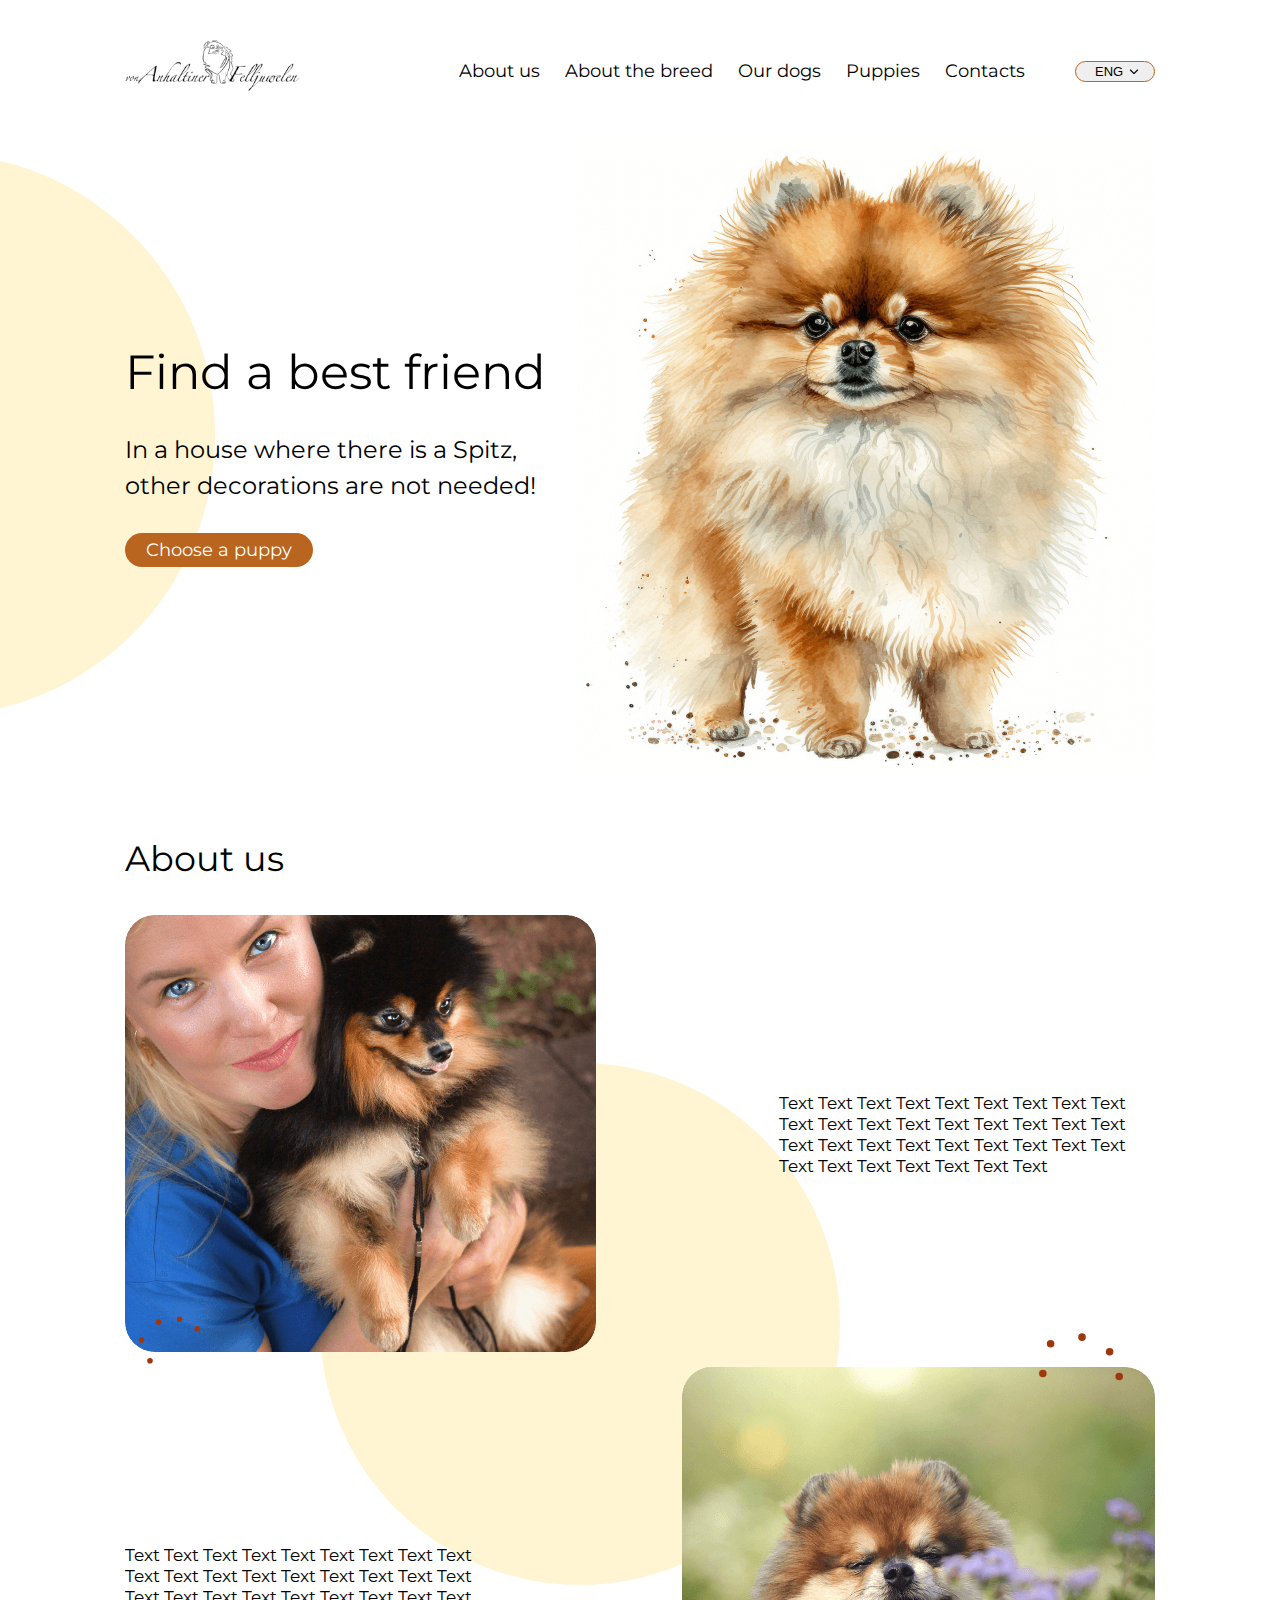
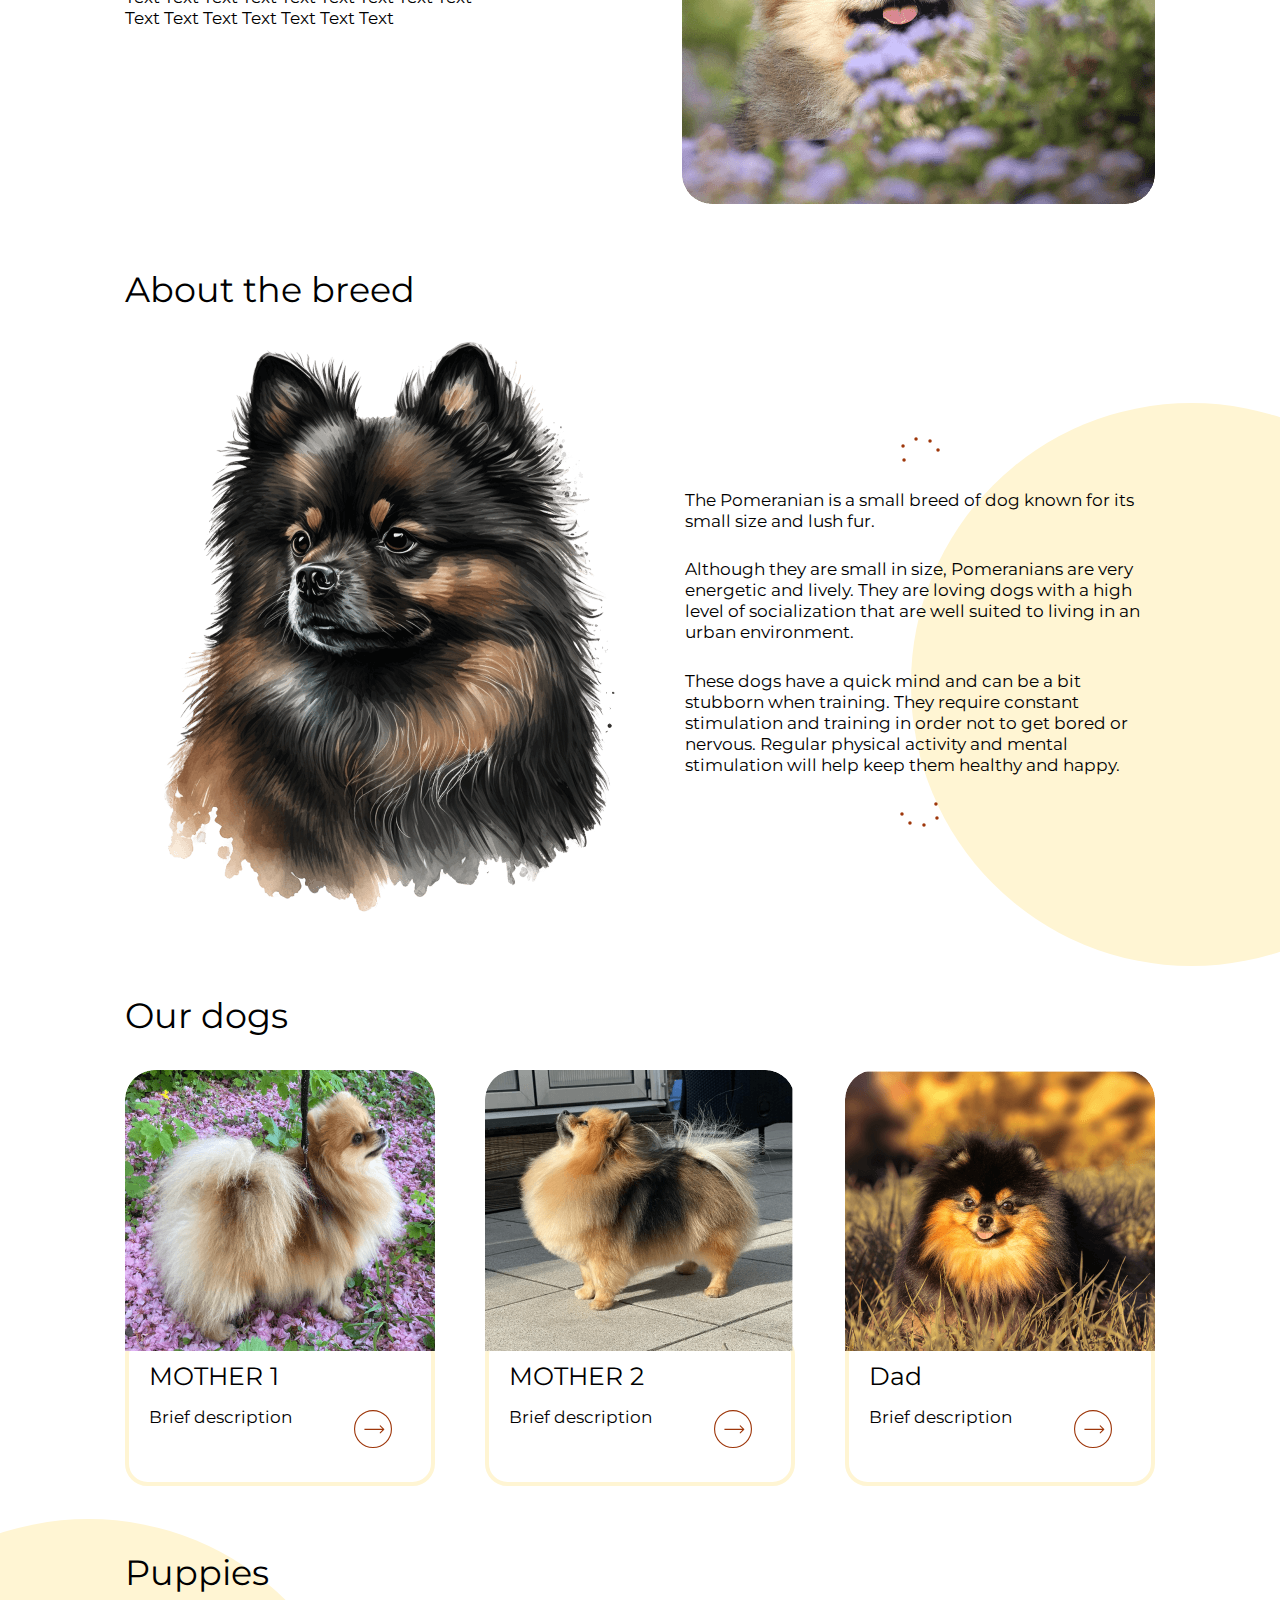
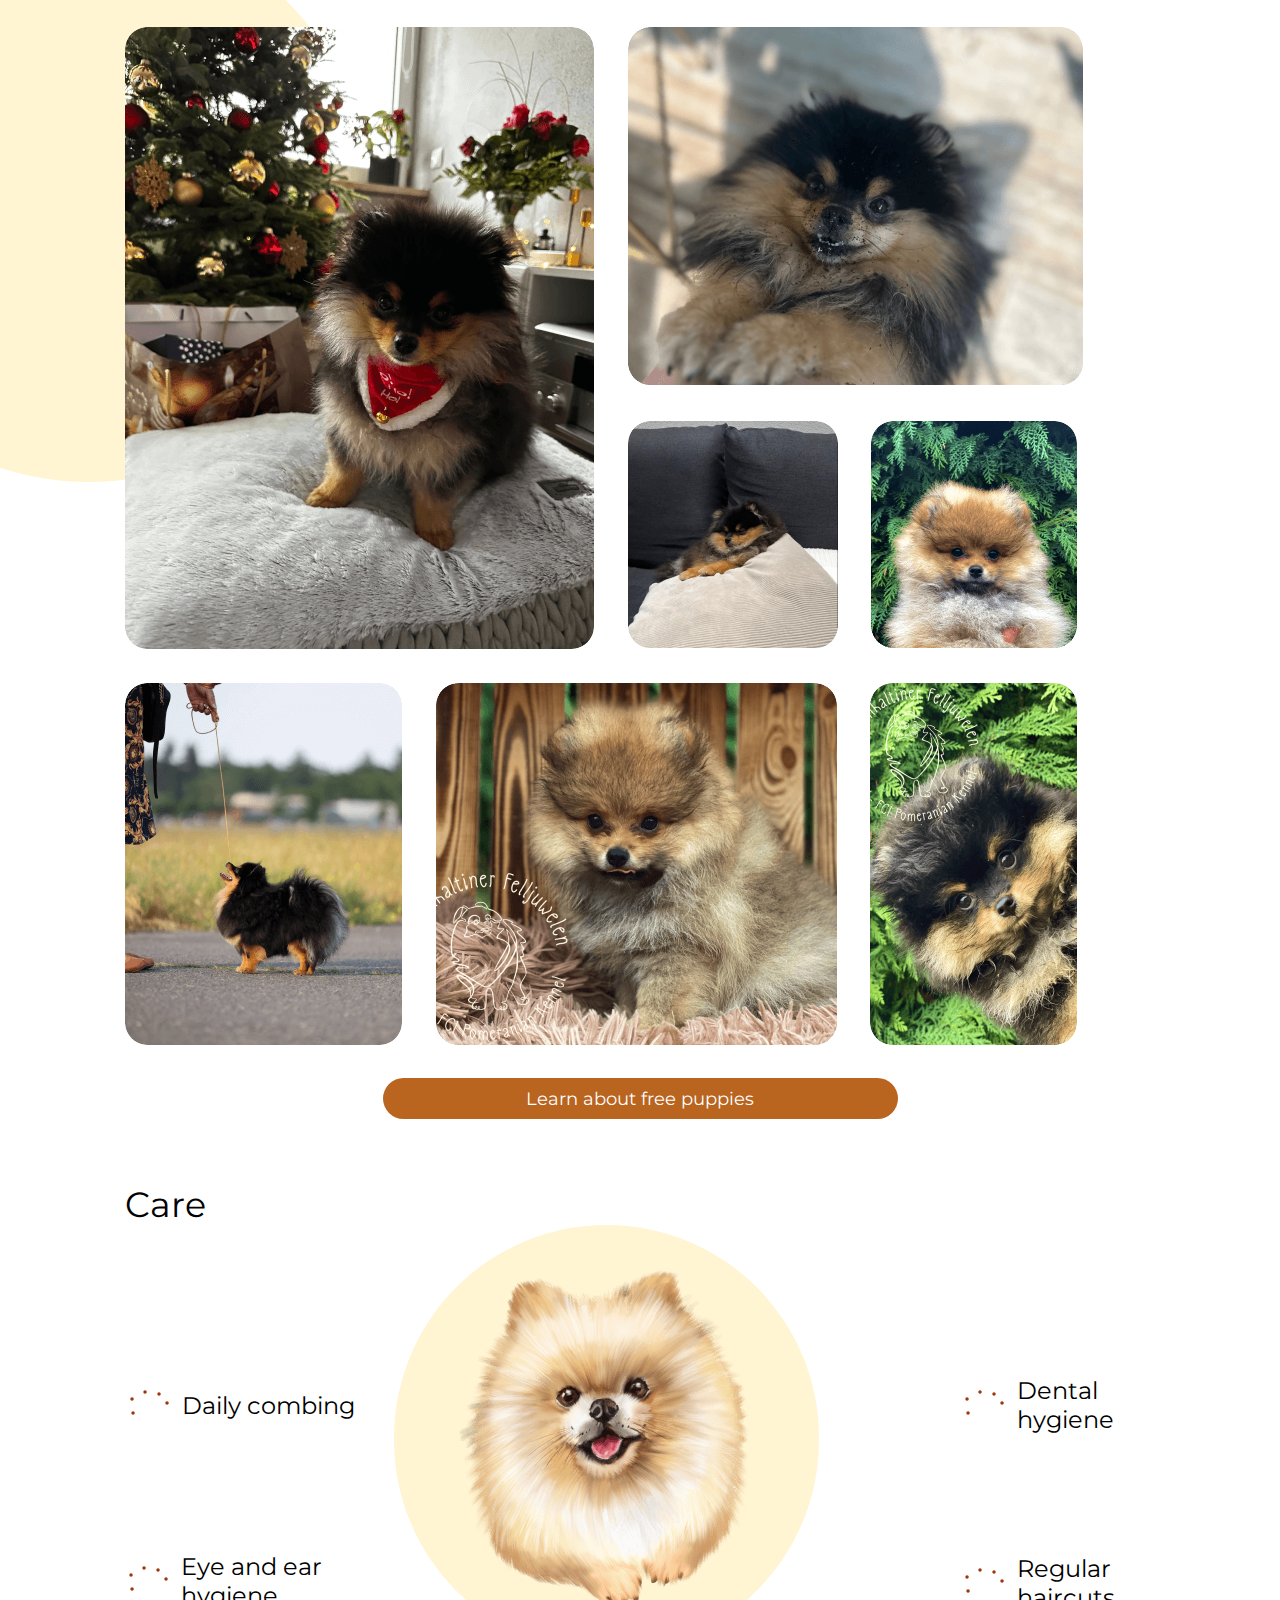
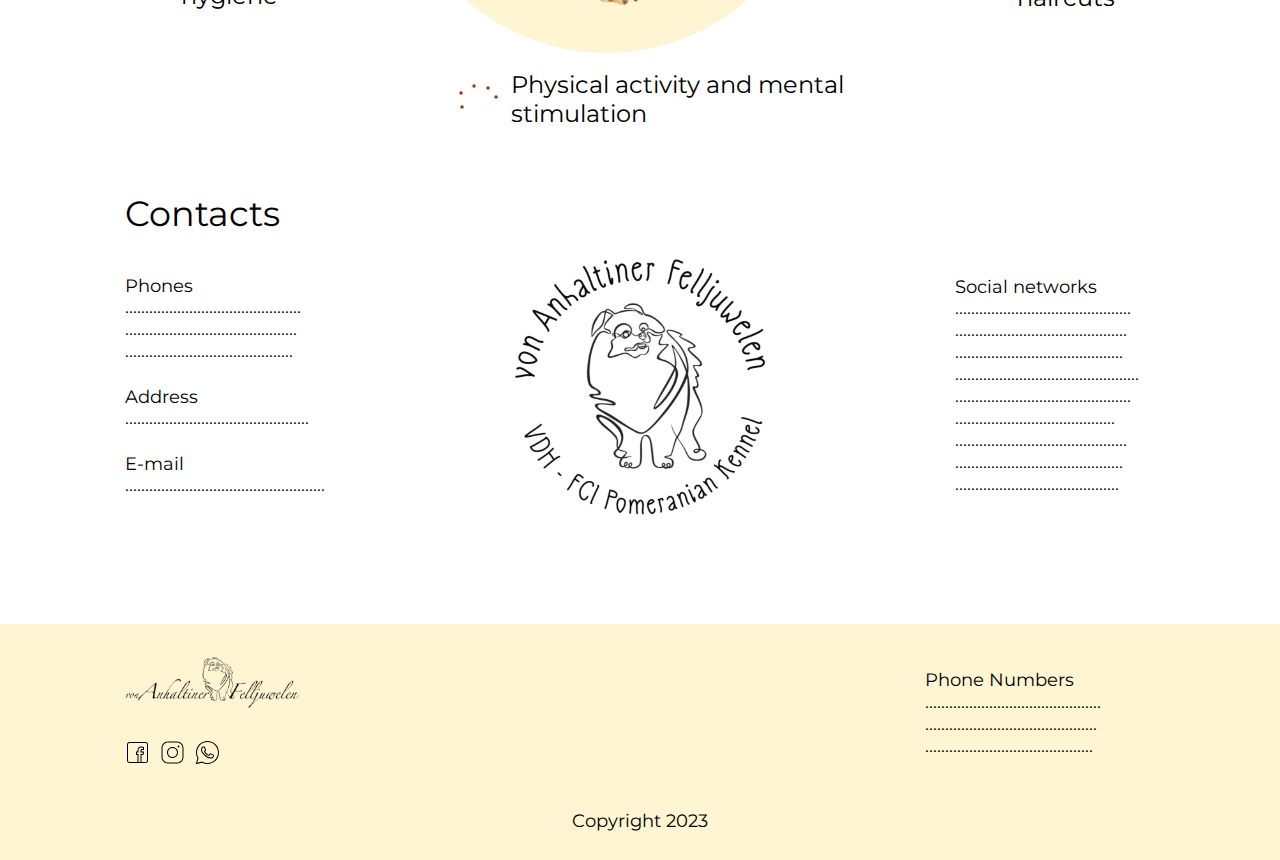
<file: index.html>
<!DOCTYPE html>
<html lang="en">

<head>
	<meta charset="UTF-8">
	<meta http-equiv="X-UA-Compatible" content="IE=edge">
	<meta name="viewport" content="width=device-width, initial-scale=1.0">
	<link rel="preconnect" href="https://fonts.googleapis.com">
	<link rel="preconnect" href="https://fonts.gstatic.com" crossorigin>
	<link href="https://fonts.googleapis.com/css2?family=Montserrat&display=swap" rel="stylesheet">
	<link rel="stylesheet" href="css/style.min.css">
	<title>Main</title>
</head>

<body>
	<div class="wrapper">
		<header class="header">
	<div class="header__container">
		<a href="index.html" class="header__logo">
			<img src="img/logo.svg" alt="Logo_Schwarz">
		</a>
		<div class="header__menu">
			<nav class="header__nav">
				<div class="header__change-lang change-lang-02">
					<div class="header__change-lang-links ">
						<a href="#" class="header__change-lang-link" data-lang="ua">UKR</a>
						<a href="#" class="header__change-lang-link" data-lang="en">ENG</a>
						<a href="#" class="header__change-lang-link" data-lang="de">GER</a>
					</div>
				</div>
				<ul class="header__list">
					<li class="header__item">
						<a href="about.html" data-lang="home_menu-01" class="header__link">Про нас</a>
					</li>
					<li class="header__item">
						<a href="breed.html" data-lang="home_menu-02" class="header__link">Про породу</a>
					</li>
					<li class="header__item">
						<a href="ourdogs.html" data-lang="home_menu-03" class="header__link">Наші собаки</a>
					</li>
					<li class="header__item">
						<a href="puppies.html" data-lang="home_menu-04" class="header__link">Щенята</a>
					</li>
					<li class="header__item">
						<a href="contacts.html" data-lang="home_menu-05" class="header__link">Контакти</a>
					</li>
				</ul>
				<div class="header__select-wrapper">
					<select class="header__change-lang change-lang-01" id="langSelect">
						<option selected value="ua">UKR</option>
						<option value="en">ENG</option>
						<option value="de">GER</option>
					</select>
					<div class="change-lang-01-arrow">
						<svg width="10" height="6" viewBox="0 0 10 6" fill="none" xmlns="http://www.w3.org/2000/svg">
							<path
								d="M4.60225 4.99033C4.82192 5.21 5.17808 5.21 5.39775 4.99033L8.97748 1.4106C9.19715 1.19093 9.19715 0.834773 8.97748 0.615103C8.75781 0.395433 8.40165 0.395433 8.18198 0.615103L5 3.79708L1.81802 0.615102C1.59835 0.395433 1.24219 0.395433 1.02252 0.615102C0.802855 0.834772 0.802855 1.19093 1.02252 1.4106L4.60225 4.99033ZM4.4375 3.85184L4.4375 4.59258L5.5625 4.59258L5.5625 3.85184L4.4375 3.85184Z"
								fill="black" />
						</svg>
					</div>
				</div>
			</nav>
			<button type="button" class="menu__icon icon-menu"><span></span><span></span><span></span></button>
		</div>
	</div>
</header>
		<main>
			<section class="main-block">
				<div class="main-block__container">
					<div class="main-block__content">
						<h1 data-lang="home_main-title" class="main-block__title">Знайди <span>кращого</span> <br> друга
						</h1>
						<div class="main-block__text">
							<p data-lang="home_main-text">
								У будинку, де є <span>шпіц</span>, інших прикрас не потрібно!
							</p>
						</div>
						<a href="puppies.html" data-lang="home_main-button" class="main-block__button button">
							Вибрати щеня
						</a>
					</div>
					<div data-da=".main-block__text, 767.98, 1" class="main-block__img">
						<img src="img/main-block/main-dog.jpg" alt="main-dog">
					</div>
				</div>
			</section>
			<section class="about norm">
				<div class="about__container">
					<h2 data-lang="home_about-title" class="about__title title">Про нас</h2>
					<div class="about__items">
						<div class="about__item item-about item-about-reverse">
							<div class="item-about__content">
								<div class="item-about__text text">
									<p data-lang="home_about-text-1">
										Текст Текст Текст Текст Текст Текст Текст Текст Текст Текст Текст ТекстТекст
										Текст Текст Текст Текст Текст Текст Текст
										Текст Текст Текст Текст Текст Текст Текст Текст Текст ТекстТекст Текст Текст
										Текст Текст Текст
									</p>
								</div>
							</div>
							<div class="item-about__picture">
								<div class="item-about__image item-about__image-01">
									<img src="img/about/01.jpg" alt="woman holding a dog">
									<svg data-da=".item-about__image-02, 767.98, 1" class="item-about__icon-01"
										viewBox="0 0 89 92" fill="none" xmlns="http://www.w3.org/2000/svg">
										<path
											d="M24.9915 69.6884C27.7021 80.2123 37.4355 86.5922 46.5406 83.512L61.6969 78.3848C71.9324 74.9222 76.3234 62.9593 70.7682 52.0913C64.9271 40.6867 51.4513 34.3456 40.682 37.9888C29.0023 41.9399 21.5177 56.1766 24.9915 69.6884Z"
											stroke="#9E370B" stroke-width="5.60751" stroke-linecap="round"
											stroke-linejoin="round" />
										<path
											d="M33.5986 31.1192C38.0454 29.6149 39.977 24.9992 38.3 20.0277C36.6229 15.0563 31.9722 11.6117 27.5254 13.116C23.0785 14.6203 20.5194 20.5039 22.1964 25.4754C23.8735 30.4468 29.1517 32.6235 33.5986 31.1192Z"
											stroke="#9E370B" stroke-width="5.60751" stroke-linecap="round"
											stroke-linejoin="round" />
										<path
											d="M54.4792 28.2904C57.8799 27.14 60.1966 23.3393 58.8726 19.4145C57.5486 15.4896 53.0852 12.9269 49.6846 14.0773C46.2842 15.2276 45.2341 19.6555 46.5581 23.5803C47.8821 27.5051 51.0789 29.4407 54.4792 28.2904Z"
											stroke="#9E370B" stroke-width="5.60751" stroke-linecap="round"
											stroke-linejoin="round" />
										<path
											d="M72.2534 37.8207C74.8691 36.9358 76.3624 34.3588 75.3915 31.4807C74.4205 28.6023 71.353 26.5129 68.7373 27.3978C66.1216 28.2826 64.9478 31.8068 65.9188 34.6852C66.8897 37.5633 69.6377 38.7055 72.2534 37.8207Z"
											stroke="#9E370B" stroke-width="5.60751" stroke-linecap="round"
											stroke-linejoin="round" />
										<path
											d="M16.4265 48.9699C19.8271 47.8195 20.8769 43.3917 19.5529 39.4669C18.2289 35.5421 15.0324 33.6065 11.6318 34.7569C8.23129 35.9072 5.91449 39.708 7.23849 43.6328C8.56249 47.5575 13.026 50.1203 16.4265 48.9699Z"
											stroke="#9E370B" stroke-width="5.60751" stroke-linecap="round"
											stroke-linejoin="round" />
									</svg>
								</div>
							</div>
						</div>
						<div class="about__item item-about">
							<div class="item-about__content">
								<div class="item-about__text text">
									<p data-lang="home_about-text-2">
										Текст Текст Текст Текст Текст Текст Текст Текст Текст Текст Текст ТекстТекст
										Текст Текст Текст Текст Текст Текст Текст
										Текст Текст Текст Текст Текст Текст Текст Текст Текст ТекстТекст Текст Текст
										Текст Текст Текст
									</p>
								</div>
							</div>
							<div class="item-about__picture">
								<div class="item-about__image item-about__image-02">
									<img src="img/about/02.jpg" alt="dog sleeping" class="image-right">
									<svg data-da=".item-about__image-01, 767.98, 1" class="item-about__icon-02"
										viewBox="0 0 116 121" fill="none" xmlns="http://www.w3.org/2000/svg">
										<path
											d="M17.8443 71.448C12.5212 84.9241 17.9563 98.7193 30.1251 102.517L51.1264 109.07C64.8058 113.338 78.2466 104.019 80.7896 87.9469C83.4456 71.0721 73.8944 53.3212 59.5016 48.83C43.8921 43.9592 24.6857 54.1507 17.8443 71.448Z"
											stroke="#9E370B" stroke-width="7.54303" stroke-linecap="round"
											stroke-linejoin="round" />
										<path
											d="M57.0334 35.1354C62.8327 36.945 69.0563 33.5483 71.1183 26.9599C73.1804 20.3715 70.2999 13.0863 64.5006 11.2767C58.7012 9.46698 52.1791 13.8182 50.1171 20.4066C48.055 26.995 51.234 33.3258 57.0334 35.1354Z"
											stroke="#9E370B" stroke-width="7.54303" stroke-linecap="round"
											stroke-linejoin="round" />
										<path
											d="M84.6177 49.7679C89.3627 51.2486 94.5464 48.176 96.196 42.9053C97.8456 37.6346 95.3365 32.1616 90.5914 30.6809C85.8468 29.2004 80.6627 32.2728 79.0131 37.5435C77.3635 42.8142 79.8731 48.2874 84.6177 49.7679Z"
											stroke="#9E370B" stroke-width="7.54303" stroke-linecap="round"
											stroke-linejoin="round" />
										<path
											d="M94.2019 74.4004C97.6287 75.4697 100.783 73.4601 102.02 69.5072C103.258 65.5539 102.109 61.1544 98.6822 60.0851C95.2555 59.0158 90.8478 61.6815 89.6105 65.6348C88.3734 69.5877 90.7751 73.3311 94.2019 74.4004Z"
											stroke="#9E370B" stroke-width="7.54303" stroke-linecap="round"
											stroke-linejoin="round" />
										<path
											d="M25.6177 41.7679C30.3626 43.2485 35.5464 40.176 37.196 34.9053C38.8456 29.6346 36.3364 24.1615 31.5914 22.6809C26.8465 21.2003 21.6627 24.2728 20.0131 29.5435C18.3635 34.8142 20.8728 40.2873 25.6177 41.7679Z"
											stroke="#9E370B" stroke-width="7.54303" stroke-linecap="round"
											stroke-linejoin="round" />
									</svg>
								</div>
							</div>
						</div>
					</div>
				</div>
			</section>
			<section class="breed norm">
				<div class="breed__container">
					<h2 data-lang="home_breed-title" class="breed__title title">Про породу</h2>
					<div class="breed__body">
						<div class="breed__picture">
							<div class="breed__image">
								<img src="img/breed/breed-dog.jpg" alt=" dog">
								<svg class="breed__icon-01" viewBox="0 0 89 92" fill="none"
									xmlns="http://www.w3.org/2000/svg">
									<path
										d="M24.9915 69.6884C27.7021 80.2123 37.4355 86.5922 46.5406 83.512L61.6969 78.3848C71.9324 74.9222 76.3234 62.9593 70.7682 52.0913C64.9271 40.6867 51.4513 34.3456 40.682 37.9888C29.0023 41.9399 21.5177 56.1766 24.9915 69.6884Z"
										stroke="#9E370B" stroke-width="5.60751" stroke-linecap="round"
										stroke-linejoin="round" />
									<path
										d="M33.5986 31.1192C38.0454 29.6149 39.977 24.9992 38.3 20.0277C36.6229 15.0563 31.9722 11.6117 27.5254 13.116C23.0785 14.6203 20.5194 20.5039 22.1964 25.4754C23.8735 30.4468 29.1517 32.6235 33.5986 31.1192Z"
										stroke="#9E370B" stroke-width="5.60751" stroke-linecap="round"
										stroke-linejoin="round" />
									<path
										d="M54.4792 28.2904C57.8799 27.14 60.1966 23.3393 58.8726 19.4145C57.5486 15.4896 53.0852 12.9269 49.6846 14.0773C46.2842 15.2276 45.2341 19.6555 46.5581 23.5803C47.8821 27.5051 51.0789 29.4407 54.4792 28.2904Z"
										stroke="#9E370B" stroke-width="5.60751" stroke-linecap="round"
										stroke-linejoin="round" />
									<path
										d="M72.2534 37.8207C74.8691 36.9358 76.3624 34.3588 75.3915 31.4807C74.4205 28.6023 71.353 26.5129 68.7373 27.3978C66.1216 28.2826 64.9478 31.8068 65.9188 34.6852C66.8897 37.5633 69.6377 38.7055 72.2534 37.8207Z"
										stroke="#9E370B" stroke-width="5.60751" stroke-linecap="round"
										stroke-linejoin="round" />
									<path
										d="M16.4265 48.9699C19.8271 47.8195 20.8769 43.3917 19.5529 39.4669C18.2289 35.5421 15.0324 33.6065 11.6318 34.7569C8.23129 35.9072 5.91449 39.708 7.23849 43.6328C8.56249 47.5575 13.026 50.1203 16.4265 48.9699Z"
										stroke="#9E370B" stroke-width="5.60751" stroke-linecap="round"
										stroke-linejoin="round" />
								</svg>
								<svg class="breed__icon-02" viewBox="0 0 116 121" fill="none"
									xmlns="http://www.w3.org/2000/svg">
									<path
										d="M17.8443 71.448C12.5212 84.9241 17.9563 98.7193 30.1251 102.517L51.1264 109.07C64.8058 113.338 78.2466 104.019 80.7896 87.9469C83.4456 71.0721 73.8944 53.3212 59.5016 48.83C43.8921 43.9592 24.6857 54.1507 17.8443 71.448Z"
										stroke="#9E370B" stroke-width="7.54303" stroke-linecap="round"
										stroke-linejoin="round" />
									<path
										d="M57.0334 35.1354C62.8327 36.945 69.0563 33.5483 71.1183 26.9599C73.1804 20.3715 70.2999 13.0863 64.5006 11.2767C58.7012 9.46698 52.1791 13.8182 50.1171 20.4066C48.055 26.995 51.234 33.3258 57.0334 35.1354Z"
										stroke="#9E370B" stroke-width="7.54303" stroke-linecap="round"
										stroke-linejoin="round" />
									<path
										d="M84.6177 49.7679C89.3627 51.2486 94.5464 48.176 96.196 42.9053C97.8456 37.6346 95.3365 32.1616 90.5914 30.6809C85.8468 29.2004 80.6627 32.2728 79.0131 37.5435C77.3635 42.8142 79.8731 48.2874 84.6177 49.7679Z"
										stroke="#9E370B" stroke-width="7.54303" stroke-linecap="round"
										stroke-linejoin="round" />
									<path
										d="M94.2019 74.4004C97.6287 75.4697 100.783 73.4601 102.02 69.5072C103.258 65.5539 102.109 61.1544 98.6822 60.0851C95.2555 59.0158 90.8478 61.6815 89.6105 65.6348C88.3734 69.5877 90.7751 73.3311 94.2019 74.4004Z"
										stroke="#9E370B" stroke-width="7.54303" stroke-linecap="round"
										stroke-linejoin="round" />
									<path
										d="M25.6177 41.7679C30.3626 43.2485 35.5464 40.176 37.196 34.9053C38.8456 29.6346 36.3364 24.1615 31.5914 22.6809C26.8465 21.2003 21.6627 24.2728 20.0131 29.5435C18.3635 34.8142 20.8728 40.2873 25.6177 41.7679Z"
										stroke="#9E370B" stroke-width="7.54303" stroke-linecap="round"
										stroke-linejoin="round" />
								</svg>
							</div>
						</div>
						<div class="breed__content">
							<svg class="breed__icon-up" width="46" height="49" viewBox="0 0 46 49" fill="none"
								xmlns="http://www.w3.org/2000/svg">
								<g id="&#240;&#159;&#166;&#134; icon &#34;pet&#34;">
									<g id="Group">
										<path id="Vector"
											d="M7.04673 34.9998C6.57947 41.7449 11.1985 46.9843 17.0816 46.9622L27.0815 46.9246C33.6948 46.8997 38.158 40.3963 37.0407 32.8871C35.8614 25.0048 28.9583 18.9174 22.0001 18.9435C14.4537 18.9719 7.65042 26.3408 7.04673 34.9998Z"
											stroke="#9E370B" stroke-width="3.4801" stroke-linecap="round"
											stroke-linejoin="round" />
										<path id="Vector_2"
											d="M19.0358 13.9812C21.7972 13.9708 24.028 11.2761 24.0184 7.9624C24.0087 4.64871 21.7623 1.97084 19.0009 1.98121C16.2395 1.99159 14.0088 4.68628 14.0184 7.99997C14.0281 11.3137 16.2744 13.9915 19.0358 13.9812Z"
											stroke="#9E370B" stroke-width="3.4801" stroke-linecap="round"
											stroke-linejoin="round" />
										<path id="Vector_3"
											d="M33.0271 15.9849C35.2363 15.9766 37.0227 14.4552 37.0155 11.9699C37.0082 9.48465 35.2101 6.97667 33.0009 6.98497C30.792 6.99327 29.0083 9.51471 29.0155 12C29.0227 14.4853 30.8181 15.9932 33.0271 15.9849Z"
											stroke="#9E370B" stroke-width="3.4801" stroke-linecap="round"
											stroke-linejoin="round" />
										<path id="Vector_4"
											d="M41.0213 24.9887C42.6781 24.9825 44.0182 23.9103 44.0126 21.9774C44.0069 20.0443 42.6577 17.9825 41.001 17.9887C39.3442 17.995 38.007 20.0669 38.0126 22C38.0182 23.9329 39.3645 24.9949 41.0213 24.9887Z"
											stroke="#9E370B" stroke-width="3.4801" stroke-linecap="round"
											stroke-linejoin="round" />
										<path id="Vector_5"
											d="M6.02712 20.9849C8.23625 20.9766 10.0198 18.4552 10.0126 15.9699C10.0053 13.4847 8.21007 11.9767 6.00095 11.985C3.79182 11.9933 2.00538 13.5147 2.01261 16C2.01984 18.4852 3.818 20.9932 6.02712 20.9849Z"
											stroke="#9E370B" stroke-width="3.4801" stroke-linecap="round"
											stroke-linejoin="round" />
									</g>
								</g>
							</svg>
							<div class="breed__text text">
								<p data-lang="home_breed-text-1">
									<span>Померанський шпіц</span> - це невелика порода собак, яка відома своєю
									маленькою величиною
									та пишною хутром.
								</p>

								<p data-lang="home_breed-text-2">
									Хоча вони маленькі за розміром, померанські шпіці виявляються дуже енергійними та
									жвавими. Вони є люблячими собаками з
									високим рівнем соціалізації, які добре підходять для життя в міському середовищі.
								</p>

								<p data-lang="home_breed-text-3">
									Ці собаки мають жвавий розум і можуть бути трохи впертими під час навчання. Вони
									вимагають постійної стимуляції і
									тренування, щоб не нудьгувати або стати нервовими. Регулярна фізична активність та
									ментальне стимулювання допоможуть
									зберегти їх здоровими і щасливими.
								</p>
							</div>
							<svg class="breed__icon-down" width="46" height="49" viewBox="0 0 46 49" fill="none"
								xmlns="http://www.w3.org/2000/svg">
								<g id="&#240;&#159;&#166;&#134; icon &#34;pet&#34;">
									<g id="Group">
										<path id="Vector"
											d="M7.04673 34.9998C6.57947 41.7449 11.1985 46.9843 17.0816 46.9622L27.0815 46.9246C33.6948 46.8997 38.158 40.3963 37.0407 32.8871C35.8614 25.0048 28.9583 18.9174 22.0001 18.9435C14.4537 18.9719 7.65042 26.3408 7.04673 34.9998Z"
											stroke="#9E370B" stroke-width="3.4801" stroke-linecap="round"
											stroke-linejoin="round" />
										<path id="Vector_2"
											d="M19.0358 13.9812C21.7972 13.9708 24.028 11.2761 24.0184 7.9624C24.0087 4.64871 21.7623 1.97084 19.0009 1.98121C16.2395 1.99159 14.0088 4.68628 14.0184 7.99997C14.0281 11.3137 16.2744 13.9915 19.0358 13.9812Z"
											stroke="#9E370B" stroke-width="3.4801" stroke-linecap="round"
											stroke-linejoin="round" />
										<path id="Vector_3"
											d="M33.0271 15.9849C35.2363 15.9766 37.0227 14.4552 37.0155 11.9699C37.0082 9.48465 35.2101 6.97667 33.0009 6.98497C30.792 6.99327 29.0083 9.51471 29.0155 12C29.0227 14.4853 30.8181 15.9932 33.0271 15.9849Z"
											stroke="#9E370B" stroke-width="3.4801" stroke-linecap="round"
											stroke-linejoin="round" />
										<path id="Vector_4"
											d="M41.0213 24.9887C42.6781 24.9825 44.0182 23.9103 44.0126 21.9774C44.0069 20.0443 42.6577 17.9825 41.001 17.9887C39.3442 17.995 38.007 20.0669 38.0126 22C38.0182 23.9329 39.3645 24.9949 41.0213 24.9887Z"
											stroke="#9E370B" stroke-width="3.4801" stroke-linecap="round"
											stroke-linejoin="round" />
										<path id="Vector_5"
											d="M6.02712 20.9849C8.23625 20.9766 10.0198 18.4552 10.0126 15.9699C10.0053 13.4847 8.21007 11.9767 6.00095 11.985C3.79182 11.9933 2.00538 13.5147 2.01261 16C2.01984 18.4852 3.818 20.9932 6.02712 20.9849Z"
											stroke="#9E370B" stroke-width="3.4801" stroke-linecap="round"
											stroke-linejoin="round" />
									</g>
								</g>
							</svg>
						</div>
					</div>
				</div>
			</section>
			<section class="our-dogs norm">
				<div class="our-dogs__container">
					<h2 data-lang="home_dogs-title" class="our-dogs__title title">Наші собаки</h2>
					<div class="our-dogs__items">
						<div class="our-dogs__item item-our-dog">
							<div class="item-our-dog__image">
								<img src="img/our_dogs/01.jpg" alt="dog-1">
							</div>
							<div class="item-our-dog__content">
								<h4 data-lang="home_dogs-name-1" class="item-our-dog__title">МАМА 1</h4>
								<div class="item-our-dog__text text">
									<p data-lang="home_dogs-desc-1">
										Короткий опис
									</p>
								</div>
								<a href="#" class="item-our-dog__link">
									<svg class="icon" width="38" height="38" viewBox="0 0 38 38" fill="none"
										xmlns="http://www.w3.org/2000/svg">
										<circle cx="19" cy="19" r="18.4375" />
										<path
											d="M30.2019 19.7703C30.4216 19.5506 30.4216 19.1945 30.2019 18.9748L26.6222 15.3951C26.4025 15.1754 26.0464 15.1754 25.8267 15.3951C25.607 15.6148 25.607 15.9709 25.8267 16.1906L29.0087 19.3726L25.8267 22.5545C25.607 22.7742 25.607 23.1304 25.8267 23.35C26.0464 23.5697 26.4025 23.5697 26.6222 23.35L30.2019 19.7703ZM10.4316 19.9351H29.8042V18.8101H10.4316V19.9351Z" />
									</svg>
								</a>
							</div>
						</div>
						<div class="our-dogs__item item-our-dog">
							<div class="item-our-dog__image">
								<img src="img/our_dogs/02.jpg" alt="dog-2">
							</div>
							<div class="item-our-dog__content">
								<h4 class="item-our-dog__title" data-lang="home_dogs-name-2">МАМА 2</h4>
								<div class="item-our-dog__text text">
									<p data-lang="home_dogs-desc-2">
										Короткий опис
									</p>
								</div>
								<a href="#" class="item-our-dog__link">
									<svg class="icon" width="38" height="38" viewBox="0 0 38 38" fill="none"
										xmlns="http://www.w3.org/2000/svg">
										<circle cx="19" cy="19" r="18.4375" />
										<path
											d="M30.2019 19.7703C30.4216 19.5506 30.4216 19.1945 30.2019 18.9748L26.6222 15.3951C26.4025 15.1754 26.0464 15.1754 25.8267 15.3951C25.607 15.6148 25.607 15.9709 25.8267 16.1906L29.0087 19.3726L25.8267 22.5545C25.607 22.7742 25.607 23.1304 25.8267 23.35C26.0464 23.5697 26.4025 23.5697 26.6222 23.35L30.2019 19.7703ZM10.4316 19.9351H29.8042V18.8101H10.4316V19.9351Z" />
									</svg>
								</a>
							</div>
						</div>
						<div class="our-dogs__item item-our-dog">
							<div class="item-our-dog__image">
								<img src="img/our_dogs/03.jpg" alt="dog-3">
							</div>
							<div class="item-our-dog__content">
								<h4 class="item-our-dog__title" data-lang="home_dogs-name-3">ПАПА</h4>
								<div class="item-our-dog__text text">
									<p data-lang="home_dogs-desc-3">
										Короткий опис
									</p>
								</div>
								<a href="#" class="item-our-dog__link">
									<svg class="icon" width="38" height="38" viewBox="0 0 38 38" fill="none"
										xmlns="http://www.w3.org/2000/svg">
										<circle cx="19" cy="19" r="18.4375" />
										<path
											d="M30.2019 19.7703C30.4216 19.5506 30.4216 19.1945 30.2019 18.9748L26.6222 15.3951C26.4025 15.1754 26.0464 15.1754 25.8267 15.3951C25.607 15.6148 25.607 15.9709 25.8267 16.1906L29.0087 19.3726L25.8267 22.5545C25.607 22.7742 25.607 23.1304 25.8267 23.35C26.0464 23.5697 26.4025 23.5697 26.6222 23.35L30.2019 19.7703ZM10.4316 19.9351H29.8042V18.8101H10.4316V19.9351Z" />
									</svg>
								</a>
							</div>
						</div>
					</div>
				</div>
			</section>
			<section class="puppies norm">
				<div class="puppies__container">
					<h2 data-lang="home_puppies-title" class="puppies__title title">Щенята</h2>
					<div class="puppies__pictures">
						<div class="puppies__row-1">
							<div class="puppies__image-01 puppy-image">
								<img src="img/puppies/01.jpg" alt="puppy-1">
							</div>
							<div class="puppies__row-1-block">
								<div class="puppies__image-02 puppy-image">
									<img src="img/puppies/02.jpg" alt="puppy-2">
								</div>
								<div class="puppies__row-1-2">
									<div class="puppies__image-03 puppy-image">
										<img src="img/puppies/03.jpg" alt="puppy-3">
									</div>
									<div class="puppies__image-04 puppy-image">
										<img src="img/puppies/04.jpg" alt="puppy-4">
									</div>
								</div>
							</div>
						</div>
						<div class="puppies__row-2">
							<div class="puppies__image-05 puppy-image">
								<img src="img/puppies/05.jpg" alt="puppy-5">
							</div>
							<div class="puppies__image-06 puppy-image">
								<img src="img/puppies/06.jpg" alt="puppy-6">
							</div>
							<div class="puppies__image-07 puppy-image">
								<img src="img/puppies/07.jpg" alt="puppy-7">
							</div>
						</div>
					</div>
					<a data-lang="home_puppies-button" href="puppies.html" class="puppies__button button">Дізнатися про
						вільних
						щенят</a>
				</div>
			</section>
			<section class="care norm">
				<div class="care__container">
					<h2 data-lang="home_care-title" class="care__title title">Догляд</h2>
					<div class="care__body">
						<div class="care__items">
							<div data-da=".adaptive-care__items, 767.98, 0" class="care__item item-care">
								<h4 data-lang="home_care-avantage-1" class="item-care__title">Щоденне розчісування</h4>
								<div class="item-care__icon">
									<svg width="46" height="49" viewBox="0 0 46 49" fill="none"
										xmlns="http://www.w3.org/2000/svg">
										<g id="&#240;&#159;&#166;&#134; icon &#34;pet&#34;">
											<g id="Group">
												<path id="Vector"
													d="M7.04673 34.9998C6.57947 41.7449 11.1985 46.9843 17.0816 46.9622L27.0815 46.9246C33.6948 46.8997 38.158 40.3963 37.0407 32.8871C35.8614 25.0048 28.9583 18.9174 22.0001 18.9435C14.4537 18.9719 7.65042 26.3408 7.04673 34.9998Z"
													stroke="#9E370B" stroke-width="3.4801" stroke-linecap="round"
													stroke-linejoin="round" />
												<path id="Vector_2"
													d="M19.0358 13.9812C21.7972 13.9708 24.028 11.2761 24.0184 7.9624C24.0087 4.64871 21.7623 1.97084 19.0009 1.98121C16.2395 1.99159 14.0088 4.68628 14.0184 7.99997C14.0281 11.3137 16.2744 13.9915 19.0358 13.9812Z"
													stroke="#9E370B" stroke-width="3.4801" stroke-linecap="round"
													stroke-linejoin="round" />
												<path id="Vector_3"
													d="M33.0271 15.9849C35.2363 15.9766 37.0227 14.4552 37.0155 11.9699C37.0082 9.48465 35.2101 6.97667 33.0009 6.98497C30.792 6.99327 29.0083 9.51471 29.0155 12C29.0227 14.4853 30.8181 15.9932 33.0271 15.9849Z"
													stroke="#9E370B" stroke-width="3.4801" stroke-linecap="round"
													stroke-linejoin="round" />
												<path id="Vector_4"
													d="M41.0213 24.9887C42.6781 24.9825 44.0182 23.9103 44.0126 21.9774C44.0069 20.0443 42.6577 17.9825 41.001 17.9887C39.3442 17.995 38.007 20.0669 38.0126 22C38.0182 23.9329 39.3645 24.9949 41.0213 24.9887Z"
													stroke="#9E370B" stroke-width="3.4801" stroke-linecap="round"
													stroke-linejoin="round" />
												<path id="Vector_5"
													d="M6.02712 20.9849C8.23625 20.9766 10.0198 18.4552 10.0126 15.9699C10.0053 13.4847 8.21007 11.9767 6.00095 11.985C3.79182 11.9933 2.00538 13.5147 2.01261 16C2.01984 18.4852 3.818 20.9932 6.02712 20.9849Z"
													stroke="#9E370B" stroke-width="3.4801" stroke-linecap="round"
													stroke-linejoin="round" />
											</g>
										</g>
									</svg>
								</div>
							</div>
							<div data-da=".adaptive-care__items, 767.98, 1" class="care__item item-care">
								<h4 data-lang="home_care-avantage-2" class="item-care__title">Гігієна очей і вух</h4>
								<div class="item-care__icon">
									<svg width="46" height="49" viewBox="0 0 46 49" fill="none"
										xmlns="http://www.w3.org/2000/svg">
										<g id="&#240;&#159;&#166;&#134; icon &#34;pet&#34;">
											<g id="Group">
												<path id="Vector"
													d="M7.04673 34.9998C6.57947 41.7449 11.1985 46.9843 17.0816 46.9622L27.0815 46.9246C33.6948 46.8997 38.158 40.3963 37.0407 32.8871C35.8614 25.0048 28.9583 18.9174 22.0001 18.9435C14.4537 18.9719 7.65042 26.3408 7.04673 34.9998Z"
													stroke="#9E370B" stroke-width="3.4801" stroke-linecap="round"
													stroke-linejoin="round" />
												<path id="Vector_2"
													d="M19.0358 13.9812C21.7972 13.9708 24.028 11.2761 24.0184 7.9624C24.0087 4.64871 21.7623 1.97084 19.0009 1.98121C16.2395 1.99159 14.0088 4.68628 14.0184 7.99997C14.0281 11.3137 16.2744 13.9915 19.0358 13.9812Z"
													stroke="#9E370B" stroke-width="3.4801" stroke-linecap="round"
													stroke-linejoin="round" />
												<path id="Vector_3"
													d="M33.0271 15.9849C35.2363 15.9766 37.0227 14.4552 37.0155 11.9699C37.0082 9.48465 35.2101 6.97667 33.0009 6.98497C30.792 6.99327 29.0083 9.51471 29.0155 12C29.0227 14.4853 30.8181 15.9932 33.0271 15.9849Z"
													stroke="#9E370B" stroke-width="3.4801" stroke-linecap="round"
													stroke-linejoin="round" />
												<path id="Vector_4"
													d="M41.0213 24.9887C42.6781 24.9825 44.0182 23.9103 44.0126 21.9774C44.0069 20.0443 42.6577 17.9825 41.001 17.9887C39.3442 17.995 38.007 20.0669 38.0126 22C38.0182 23.9329 39.3645 24.9949 41.0213 24.9887Z"
													stroke="#9E370B" stroke-width="3.4801" stroke-linecap="round"
													stroke-linejoin="round" />
												<path id="Vector_5"
													d="M6.02712 20.9849C8.23625 20.9766 10.0198 18.4552 10.0126 15.9699C10.0053 13.4847 8.21007 11.9767 6.00095 11.985C3.79182 11.9933 2.00538 13.5147 2.01261 16C2.01984 18.4852 3.818 20.9932 6.02712 20.9849Z"
													stroke="#9E370B" stroke-width="3.4801" stroke-linecap="round"
													stroke-linejoin="round" />
											</g>
										</g>
									</svg>
								</div>
							</div>
						</div>

						<div class="care__items">
							<div data-da=".adaptive-care__image, 767.98, 0" class="care__image">
								<img src="img/care/dog-care.jpg" alt="dog-care">
							</div>
							<div data-da=".adaptive-care__items, 767.98, 4" class="care__item item-care">
								<h4 data-lang="home_care-avantage-3" class="item-care__title">Фізична активність і
									ментальна стимуляція</h4>
								<div class="item-care__icon">
									<svg width="46" height="49" viewBox="0 0 46 49" fill="none"
										xmlns="http://www.w3.org/2000/svg">
										<g id="&#240;&#159;&#166;&#134; icon &#34;pet&#34;">
											<g id="Group">
												<path id="Vector"
													d="M7.04673 34.9998C6.57947 41.7449 11.1985 46.9843 17.0816 46.9622L27.0815 46.9246C33.6948 46.8997 38.158 40.3963 37.0407 32.8871C35.8614 25.0048 28.9583 18.9174 22.0001 18.9435C14.4537 18.9719 7.65042 26.3408 7.04673 34.9998Z"
													stroke="#9E370B" stroke-width="3.4801" stroke-linecap="round"
													stroke-linejoin="round" />
												<path id="Vector_2"
													d="M19.0358 13.9812C21.7972 13.9708 24.028 11.2761 24.0184 7.9624C24.0087 4.64871 21.7623 1.97084 19.0009 1.98121C16.2395 1.99159 14.0088 4.68628 14.0184 7.99997C14.0281 11.3137 16.2744 13.9915 19.0358 13.9812Z"
													stroke="#9E370B" stroke-width="3.4801" stroke-linecap="round"
													stroke-linejoin="round" />
												<path id="Vector_3"
													d="M33.0271 15.9849C35.2363 15.9766 37.0227 14.4552 37.0155 11.9699C37.0082 9.48465 35.2101 6.97667 33.0009 6.98497C30.792 6.99327 29.0083 9.51471 29.0155 12C29.0227 14.4853 30.8181 15.9932 33.0271 15.9849Z"
													stroke="#9E370B" stroke-width="3.4801" stroke-linecap="round"
													stroke-linejoin="round" />
												<path id="Vector_4"
													d="M41.0213 24.9887C42.6781 24.9825 44.0182 23.9103 44.0126 21.9774C44.0069 20.0443 42.6577 17.9825 41.001 17.9887C39.3442 17.995 38.007 20.0669 38.0126 22C38.0182 23.9329 39.3645 24.9949 41.0213 24.9887Z"
													stroke="#9E370B" stroke-width="3.4801" stroke-linecap="round"
													stroke-linejoin="round" />
												<path id="Vector_5"
													d="M6.02712 20.9849C8.23625 20.9766 10.0198 18.4552 10.0126 15.9699C10.0053 13.4847 8.21007 11.9767 6.00095 11.985C3.79182 11.9933 2.00538 13.5147 2.01261 16C2.01984 18.4852 3.818 20.9932 6.02712 20.9849Z"
													stroke="#9E370B" stroke-width="3.4801" stroke-linecap="round"
													stroke-linejoin="round" />
											</g>
										</g>
									</svg>
								</div>
							</div>
						</div>

						<div class="care__items">
							<div data-da=".adaptive-care__items, 767.98, 2" class="care__item item-care">
								<h4 data-lang="home_care-avantage-4" class="item-care__title">Гігієна зубів</h4>
								<div class="item-care__icon">
									<svg width="46" height="49" viewBox="0 0 46 49" fill="none"
										xmlns="http://www.w3.org/2000/svg">
										<g id="&#240;&#159;&#166;&#134; icon &#34;pet&#34;">
											<g id="Group">
												<path id="Vector"
													d="M7.04673 34.9998C6.57947 41.7449 11.1985 46.9843 17.0816 46.9622L27.0815 46.9246C33.6948 46.8997 38.158 40.3963 37.0407 32.8871C35.8614 25.0048 28.9583 18.9174 22.0001 18.9435C14.4537 18.9719 7.65042 26.3408 7.04673 34.9998Z"
													stroke="#9E370B" stroke-width="3.4801" stroke-linecap="round"
													stroke-linejoin="round" />
												<path id="Vector_2"
													d="M19.0358 13.9812C21.7972 13.9708 24.028 11.2761 24.0184 7.9624C24.0087 4.64871 21.7623 1.97084 19.0009 1.98121C16.2395 1.99159 14.0088 4.68628 14.0184 7.99997C14.0281 11.3137 16.2744 13.9915 19.0358 13.9812Z"
													stroke="#9E370B" stroke-width="3.4801" stroke-linecap="round"
													stroke-linejoin="round" />
												<path id="Vector_3"
													d="M33.0271 15.9849C35.2363 15.9766 37.0227 14.4552 37.0155 11.9699C37.0082 9.48465 35.2101 6.97667 33.0009 6.98497C30.792 6.99327 29.0083 9.51471 29.0155 12C29.0227 14.4853 30.8181 15.9932 33.0271 15.9849Z"
													stroke="#9E370B" stroke-width="3.4801" stroke-linecap="round"
													stroke-linejoin="round" />
												<path id="Vector_4"
													d="M41.0213 24.9887C42.6781 24.9825 44.0182 23.9103 44.0126 21.9774C44.0069 20.0443 42.6577 17.9825 41.001 17.9887C39.3442 17.995 38.007 20.0669 38.0126 22C38.0182 23.9329 39.3645 24.9949 41.0213 24.9887Z"
													stroke="#9E370B" stroke-width="3.4801" stroke-linecap="round"
													stroke-linejoin="round" />
												<path id="Vector_5"
													d="M6.02712 20.9849C8.23625 20.9766 10.0198 18.4552 10.0126 15.9699C10.0053 13.4847 8.21007 11.9767 6.00095 11.985C3.79182 11.9933 2.00538 13.5147 2.01261 16C2.01984 18.4852 3.818 20.9932 6.02712 20.9849Z"
													stroke="#9E370B" stroke-width="3.4801" stroke-linecap="round"
													stroke-linejoin="round" />
											</g>
										</g>
									</svg>
								</div>
							</div>
							<div data-da=".adaptive-care__items, 767.98, 2" class="care__item item-care">
								<h4 data-lang="home_care-avantage-5" class="item-care__title">Регулярні стрижки</h4>
								<div class="item-care__icon">
									<svg width="46" height="49" viewBox="0 0 46 49" fill="none"
										xmlns="http://www.w3.org/2000/svg">
										<g id="&#240;&#159;&#166;&#134; icon &#34;pet&#34;">
											<g id="Group">
												<path id="Vector"
													d="M7.04673 34.9998C6.57947 41.7449 11.1985 46.9843 17.0816 46.9622L27.0815 46.9246C33.6948 46.8997 38.158 40.3963 37.0407 32.8871C35.8614 25.0048 28.9583 18.9174 22.0001 18.9435C14.4537 18.9719 7.65042 26.3408 7.04673 34.9998Z"
													stroke="#9E370B" stroke-width="3.4801" stroke-linecap="round"
													stroke-linejoin="round" />
												<path id="Vector_2"
													d="M19.0358 13.9812C21.7972 13.9708 24.028 11.2761 24.0184 7.9624C24.0087 4.64871 21.7623 1.97084 19.0009 1.98121C16.2395 1.99159 14.0088 4.68628 14.0184 7.99997C14.0281 11.3137 16.2744 13.9915 19.0358 13.9812Z"
													stroke="#9E370B" stroke-width="3.4801" stroke-linecap="round"
													stroke-linejoin="round" />
												<path id="Vector_3"
													d="M33.0271 15.9849C35.2363 15.9766 37.0227 14.4552 37.0155 11.9699C37.0082 9.48465 35.2101 6.97667 33.0009 6.98497C30.792 6.99327 29.0083 9.51471 29.0155 12C29.0227 14.4853 30.8181 15.9932 33.0271 15.9849Z"
													stroke="#9E370B" stroke-width="3.4801" stroke-linecap="round"
													stroke-linejoin="round" />
												<path id="Vector_4"
													d="M41.0213 24.9887C42.6781 24.9825 44.0182 23.9103 44.0126 21.9774C44.0069 20.0443 42.6577 17.9825 41.001 17.9887C39.3442 17.995 38.007 20.0669 38.0126 22C38.0182 23.9329 39.3645 24.9949 41.0213 24.9887Z"
													stroke="#9E370B" stroke-width="3.4801" stroke-linecap="round"
													stroke-linejoin="round" />
												<path id="Vector_5"
													d="M6.02712 20.9849C8.23625 20.9766 10.0198 18.4552 10.0126 15.9699C10.0053 13.4847 8.21007 11.9767 6.00095 11.985C3.79182 11.9933 2.00538 13.5147 2.01261 16C2.01984 18.4852 3.818 20.9932 6.02712 20.9849Z"
													stroke="#9E370B" stroke-width="3.4801" stroke-linecap="round"
													stroke-linejoin="round" />
											</g>
										</g>
									</svg>
								</div>
							</div>
						</div>
					</div>
					<div class="care__adaptive adaptive-care">
						<div class="adaptive-care__image">

						</div>
						<div class="adaptive-care__items">

						</div>
					</div>
				</div>
			</section>
			<section class="contacts norm">
				<div class="contacts__container">
					<h2 data-lang="home_contacts-title" class="contacts__title title">Контакти</h2>
					<div class="contacts__body">
						<div class="contacts__column-left">
							<div class="contacts__item item-contacts">
								<h4 data-lang="home_contacts-smalltitle-1" class="item-contacts__title">Телефони</h4>
								<div class="item-contacts__text">
									<p>
										............................................
										...........................................
										..........................................
									</p>
								</div>
							</div>
							<div class="contacts__item item-contacts">
								<h4 data-lang="home_contacts-smalltitle-2" class="item-contacts__title">Адреса</h4>
								<div class="item-contacts__text">
									<p>
										..............................................
									</p>
								</div>
							</div>
							<div class="contacts__item item-contacts">
								<h4 data-lang="home_contacts-smalltitle-3" class="item-contacts__title">E-mail</h4>
								<div class="item-contacts__text">
									<p>
										..................................................

									</p>
								</div>
							</div>
						</div>
						<a href="#" data-da=".contacts__container, 767.98, 2" class="contacts__logo">
							<img src="img/logo-big.svg" alt="big-logo">
						</a>
						<div class="contacts__column-right">
							<div class="contacts__item item-contacts">
								<h4 data-lang="home_contacts-smalltitle-4" class="item-contacts__title">Соціальні мережі
								</h4>
								<div class="item-contacts__content">
									............................................
									...........................................
									..........................................
									..............................................
									............................................
									........................................
									...........................................
									..........................................
									.........................................
								</div>
							</div>
						</div>
					</div>
				</div>
			</section>
		</main>
		<footer class="footer">
	<div class="footer__container">
		<div class="footer__top">
			<div class="footer__main">
				<a href="/../" class="footer__logo">
					<img src="img/logo.svg" alt="logo">
				</a>
				<div data-da=".footer__top, 767.98, 1" class="footer__socials">
					<a href="#" class="footer__social social-footer">
						<svg xmlns="http://www.w3.org/2000/svg" viewBox="0 0 50 50" width="25" height="25">
							<path
								d="M 9 4 C 6.2504839 4 4 6.2504839 4 9 L 4 41 C 4 43.749516 6.2504839 46 9 46 L 25.832031 46 A 1.0001 1.0001 0 0 0 26.158203 46 L 31.832031 46 A 1.0001 1.0001 0 0 0 32.158203 46 L 41 46 C 43.749516 46 46 43.749516 46 41 L 46 9 C 46 6.2504839 43.749516 4 41 4 L 9 4 z M 9 6 L 41 6 C 42.668484 6 44 7.3315161 44 9 L 44 41 C 44 42.668484 42.668484 44 41 44 L 33 44 L 33 30 L 36.820312 30 L 38.220703 23 L 33 23 L 33 21 C 33 20.442508 33.05305 20.398929 33.240234 20.277344 C 33.427419 20.155758 34.005822 20 35 20 L 38 20 L 38 14.369141 L 37.429688 14.097656 C 37.429688 14.097656 35.132647 13 32 13 C 29.75 13 27.901588 13.896453 26.71875 15.375 C 25.535912 16.853547 25 18.833333 25 21 L 25 23 L 22 23 L 22 30 L 25 30 L 25 44 L 9 44 C 7.3315161 44 6 42.668484 6 41 L 6 9 C 6 7.3315161 7.3315161 6 9 6 z M 32 15 C 34.079062 15 35.38736 15.458455 36 15.701172 L 36 18 L 35 18 C 33.849178 18 32.926956 18.0952 32.150391 18.599609 C 31.373826 19.104024 31 20.061492 31 21 L 31 25 L 35.779297 25 L 35.179688 28 L 31 28 L 31 44 L 27 44 L 27 28 L 24 28 L 24 25 L 27 25 L 27 21 C 27 19.166667 27.464088 17.646453 28.28125 16.625 C 29.098412 15.603547 30.25 15 32 15 z" />
						</svg>
					</a>
					<a href="#" class="footer__social social-footer">
						<svg xmlns="http://www.w3.org/2000/svg" viewBox="0 0 50 50" width="25" height="25">
							<path
								d="M 16 3 C 8.8324839 3 3 8.8324839 3 16 L 3 34 C 3 41.167516 8.8324839 47 16 47 L 34 47 C 41.167516 47 47 41.167516 47 34 L 47 16 C 47 8.8324839 41.167516 3 34 3 L 16 3 z M 16 5 L 34 5 C 40.086484 5 45 9.9135161 45 16 L 45 34 C 45 40.086484 40.086484 45 34 45 L 16 45 C 9.9135161 45 5 40.086484 5 34 L 5 16 C 5 9.9135161 9.9135161 5 16 5 z M 37 11 A 2 2 0 0 0 35 13 A 2 2 0 0 0 37 15 A 2 2 0 0 0 39 13 A 2 2 0 0 0 37 11 z M 25 14 C 18.936712 14 14 18.936712 14 25 C 14 31.063288 18.936712 36 25 36 C 31.063288 36 36 31.063288 36 25 C 36 18.936712 31.063288 14 25 14 z M 25 16 C 29.982407 16 34 20.017593 34 25 C 34 29.982407 29.982407 34 25 34 C 20.017593 34 16 29.982407 16 25 C 16 20.017593 20.017593 16 25 16 z" />
						</svg>
					</a>
					<a href="#" class="footer__social social-footer">
						<svg xmlns="http://www.w3.org/2000/svg" viewBox="0 0 50 50" width="25" height="25">
							<path
								d="M 25 2 C 12.309534 2 2 12.309534 2 25 C 2 29.079097 3.1186875 32.88588 4.984375 36.208984 L 2.0371094 46.730469 A 1.0001 1.0001 0 0 0 3.2402344 47.970703 L 14.210938 45.251953 C 17.434629 46.972929 21.092591 48 25 48 C 37.690466 48 48 37.690466 48 25 C 48 12.309534 37.690466 2 25 2 z M 25 4 C 36.609534 4 46 13.390466 46 25 C 46 36.609534 36.609534 46 25 46 C 21.278025 46 17.792121 45.029635 14.761719 43.333984 A 1.0001 1.0001 0 0 0 14.033203 43.236328 L 4.4257812 45.617188 L 7.0019531 36.425781 A 1.0001 1.0001 0 0 0 6.9023438 35.646484 C 5.0606869 32.523592 4 28.890107 4 25 C 4 13.390466 13.390466 4 25 4 z M 16.642578 13 C 16.001539 13 15.086045 13.23849 14.333984 14.048828 C 13.882268 14.535548 12 16.369511 12 19.59375 C 12 22.955271 14.331391 25.855848 14.613281 26.228516 L 14.615234 26.228516 L 14.615234 26.230469 C 14.588494 26.195329 14.973031 26.752191 15.486328 27.419922 C 15.999626 28.087653 16.717405 28.96464 17.619141 29.914062 C 19.422612 31.812909 21.958282 34.007419 25.105469 35.349609 C 26.554789 35.966779 27.698179 36.339417 28.564453 36.611328 C 30.169845 37.115426 31.632073 37.038799 32.730469 36.876953 C 33.55263 36.755876 34.456878 36.361114 35.351562 35.794922 C 36.246248 35.22873 37.12309 34.524722 37.509766 33.455078 C 37.786772 32.688244 37.927591 31.979598 37.978516 31.396484 C 38.003976 31.104927 38.007211 30.847602 37.988281 30.609375 C 37.969311 30.371148 37.989581 30.188664 37.767578 29.824219 C 37.302009 29.059804 36.774753 29.039853 36.224609 28.767578 C 35.918939 28.616297 35.048661 28.191329 34.175781 27.775391 C 33.303883 27.35992 32.54892 26.991953 32.083984 26.826172 C 31.790239 26.720488 31.431556 26.568352 30.914062 26.626953 C 30.396569 26.685553 29.88546 27.058933 29.587891 27.5 C 29.305837 27.918069 28.170387 29.258349 27.824219 29.652344 C 27.819619 29.649544 27.849659 29.663383 27.712891 29.595703 C 27.284761 29.383815 26.761157 29.203652 25.986328 28.794922 C 25.2115 28.386192 24.242255 27.782635 23.181641 26.847656 L 23.181641 26.845703 C 21.603029 25.455949 20.497272 23.711106 20.148438 23.125 C 20.171937 23.09704 20.145643 23.130901 20.195312 23.082031 L 20.197266 23.080078 C 20.553781 22.728924 20.869739 22.309521 21.136719 22.001953 C 21.515257 21.565866 21.68231 21.181437 21.863281 20.822266 C 22.223954 20.10644 22.02313 19.318742 21.814453 18.904297 L 21.814453 18.902344 C 21.828863 18.931014 21.701572 18.650157 21.564453 18.326172 C 21.426943 18.001263 21.251663 17.580039 21.064453 17.130859 C 20.690033 16.232501 20.272027 15.224912 20.023438 14.634766 L 20.023438 14.632812 C 19.730591 13.937684 19.334395 13.436908 18.816406 13.195312 C 18.298417 12.953717 17.840778 13.022402 17.822266 13.021484 L 17.820312 13.021484 C 17.450668 13.004432 17.045038 13 16.642578 13 z M 16.642578 15 C 17.028118 15 17.408214 15.004701 17.726562 15.019531 C 18.054056 15.035851 18.033687 15.037192 17.970703 15.007812 C 17.906713 14.977972 17.993533 14.968282 18.179688 15.410156 C 18.423098 15.98801 18.84317 16.999249 19.21875 17.900391 C 19.40654 18.350961 19.582292 18.773816 19.722656 19.105469 C 19.863021 19.437122 19.939077 19.622295 20.027344 19.798828 L 20.027344 19.800781 L 20.029297 19.802734 C 20.115837 19.973483 20.108185 19.864164 20.078125 19.923828 C 19.867096 20.342656 19.838461 20.445493 19.625 20.691406 C 19.29998 21.065838 18.968453 21.483404 18.792969 21.65625 C 18.639439 21.80707 18.36242 22.042032 18.189453 22.501953 C 18.016221 22.962578 18.097073 23.59457 18.375 24.066406 C 18.745032 24.6946 19.964406 26.679307 21.859375 28.347656 C 23.05276 29.399678 24.164563 30.095933 25.052734 30.564453 C 25.940906 31.032973 26.664301 31.306607 26.826172 31.386719 C 27.210549 31.576953 27.630655 31.72467 28.119141 31.666016 C 28.607627 31.607366 29.02878 31.310979 29.296875 31.007812 L 29.298828 31.005859 C 29.655629 30.601347 30.715848 29.390728 31.224609 28.644531 C 31.246169 28.652131 31.239109 28.646231 31.408203 28.707031 L 31.408203 28.708984 L 31.410156 28.708984 C 31.487356 28.736474 32.454286 29.169267 33.316406 29.580078 C 34.178526 29.990889 35.053561 30.417875 35.337891 30.558594 C 35.748225 30.761674 35.942113 30.893881 35.992188 30.894531 C 35.995572 30.982516 35.998992 31.07786 35.986328 31.222656 C 35.951258 31.624292 35.8439 32.180225 35.628906 32.775391 C 35.523582 33.066746 34.975018 33.667661 34.283203 34.105469 C 33.591388 34.543277 32.749338 34.852514 32.4375 34.898438 C 31.499896 35.036591 30.386672 35.087027 29.164062 34.703125 C 28.316336 34.437036 27.259305 34.092596 25.890625 33.509766 C 23.114812 32.325956 20.755591 30.311513 19.070312 28.537109 C 18.227674 27.649908 17.552562 26.824019 17.072266 26.199219 C 16.592866 25.575584 16.383528 25.251054 16.208984 25.021484 L 16.207031 25.019531 C 15.897202 24.609805 14 21.970851 14 19.59375 C 14 17.077989 15.168497 16.091436 15.800781 15.410156 C 16.132721 15.052495 16.495617 15 16.642578 15 z" />
						</svg>
					</a>
				</div>
			</div>
			<div class="footer__contacts contacts-footer">
				<h4 class="contacts-footer__title">Phone Numbers</h4>
				<ul class="contacts-footer__list">
					<li class="contacts-footer__item">
						............................................
						...........................................
						..........................................
					</li>
				</ul>
			</div>
		</div>
		<div class="footer__bottom">
			<div class="footer__copyright">
				Copyright 2023
			</div>
		</div>
	</div>
</footer>
	</div>
	<script defer src="js/app.min.js"></script>
</body>

</html>
</file>
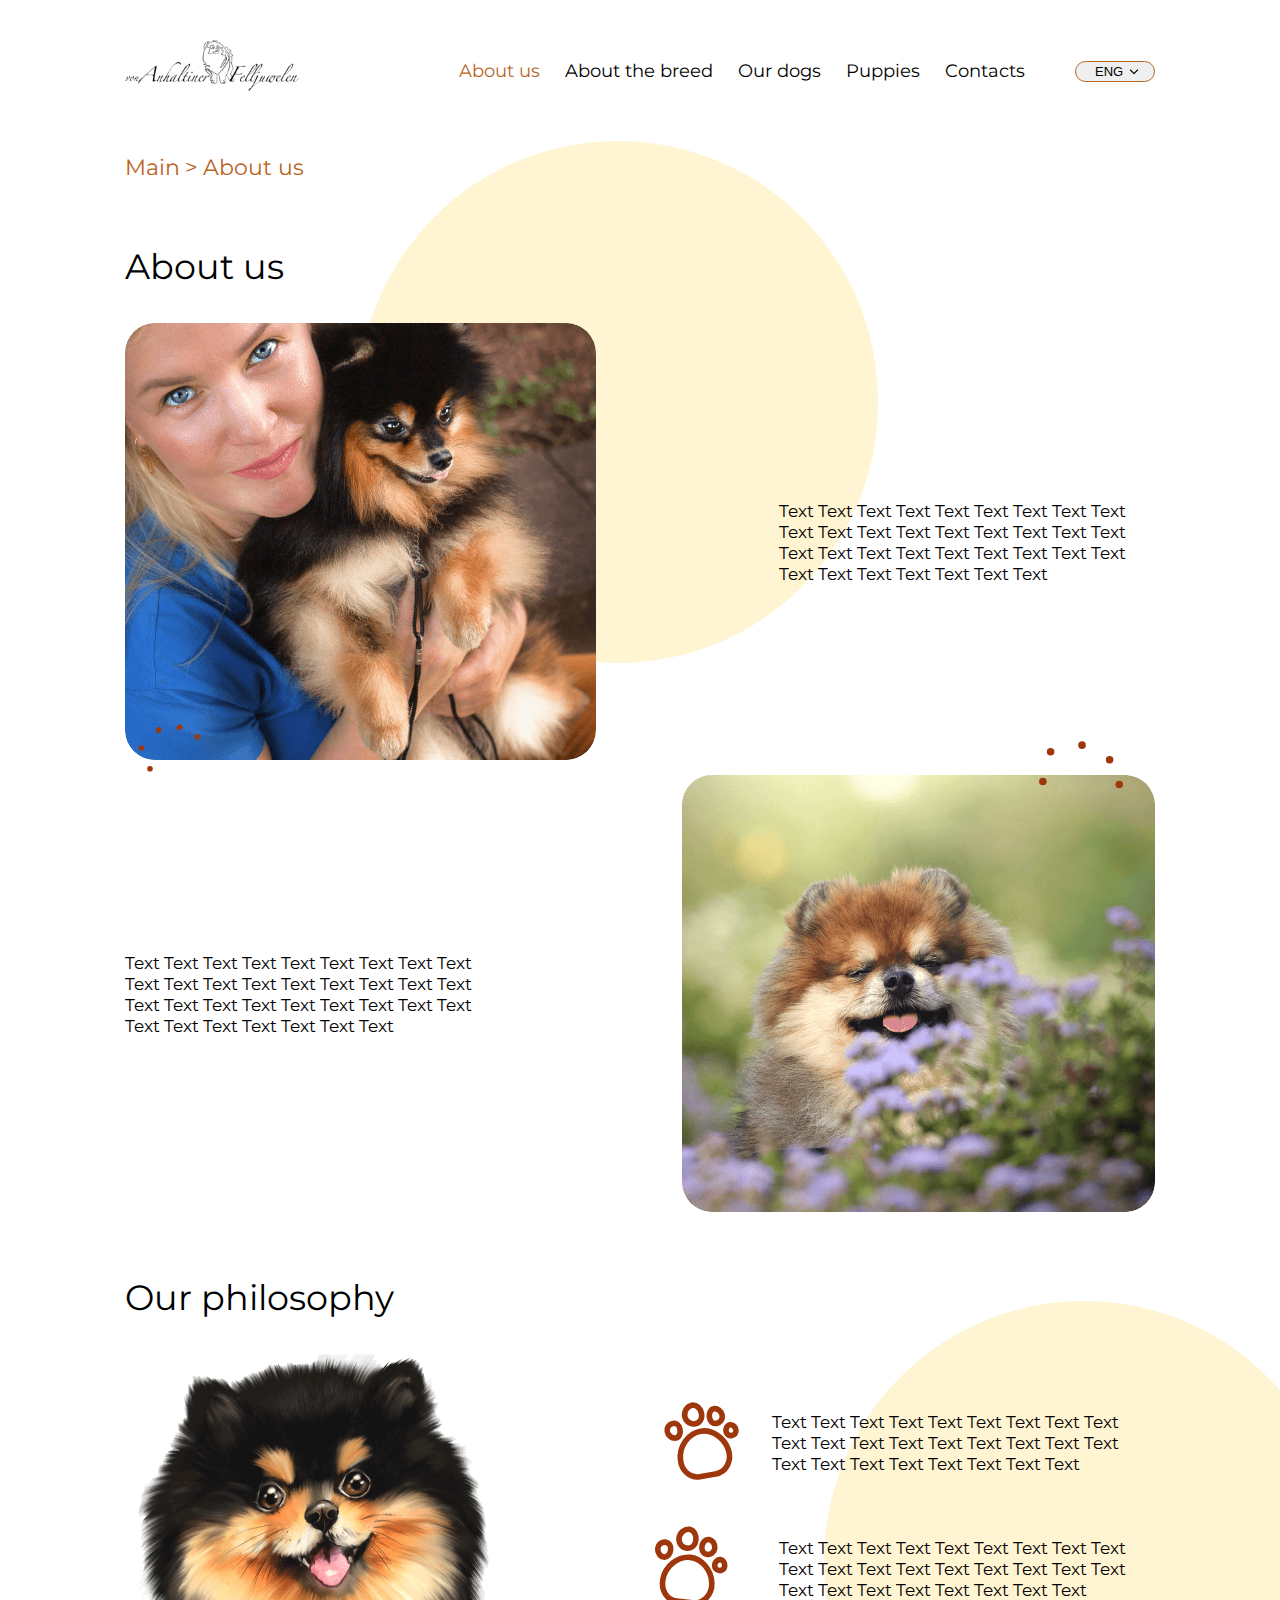
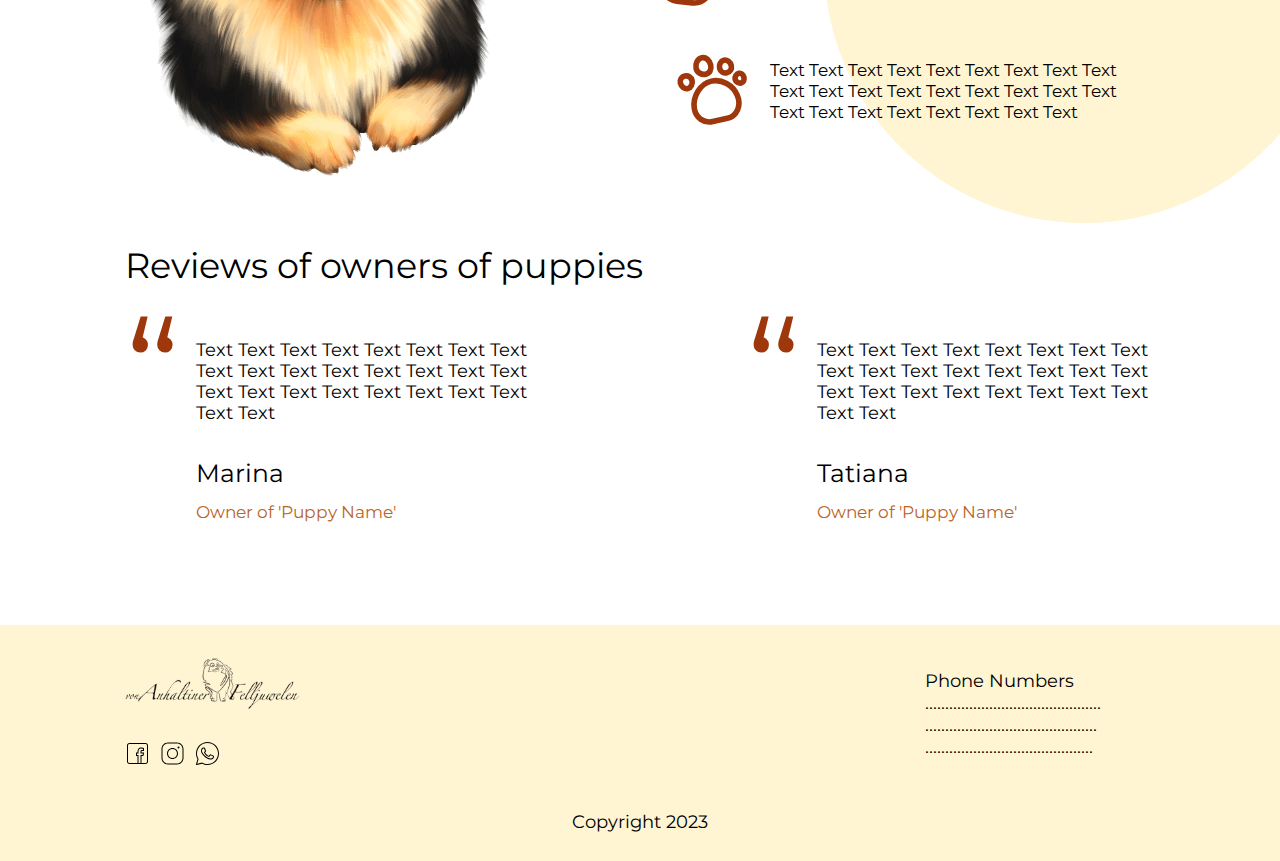
<file: about.html>
<!DOCTYPE html>
<html lang="en">

<head>
	<meta charset="UTF-8">
	<meta http-equiv="X-UA-Compatible" content="IE=edge">
	<meta name="viewport" content="width=device-width, initial-scale=1.0">
	<link rel="preconnect" href="https://fonts.googleapis.com">
	<link rel="preconnect" href="https://fonts.gstatic.com" crossorigin>
	<link href="https://fonts.googleapis.com/css2?family=Montserrat&display=swap" rel="stylesheet">
	<link rel="stylesheet" href="css/style.min.css">
	<title>About</title>
</head>

<body>
	<div class="wrapper">

		<header class="header">
			<div class="header__container">
				<a href="index.html" class="header__logo">
					<img src="img/logo.svg" alt="Logo_Schwarz">
				</a>
				<div class="header__menu">
					<nav class="header__nav">
						<div class="header__change-lang change-lang-02">
							<div class="header__change-lang-links">
								<a href="#" class="header__change-lang-link" data-lang="ua">UKR</a>
								<a href="#" class="header__change-lang-link" data-lang="en">ENG</a>
								<a href="#" class="header__change-lang-link" data-lang="de">GER</a>
							</div>
						</div>
						<ul class="header__list">
							<li class="header__item">
								<a href="about.html" data-lang="about_menu-01" class="header__link link_active">Про
									нас</a>
							</li>
							<li class="header__item">
								<a href="breed.html" data-lang="about_menu-02" class="header__link">Про породу</a>
							</li>
							<li class="header__item">
								<a href="ourdogs.html" data-lang="about_menu-03" class="header__link">Наші собаки</a>
							</li>
							<li class="header__item">
								<a href="puppies.html" data-lang="about_menu-04" class="header__link">Щенята</a>
							</li>
							<li class="header__item">
								<a href="contacts.html" data-lang="about_menu-05" class="header__link">Контакти</a>
							</li>
						</ul>
						<div class="header__select-wrapper">
							<select class="header__change-lang change-lang-01" id="langSelect">
								<option selected value="ua">UKR</option>
								<option value="en">ENG</option>
								<option value="de">GER</option>
							</select>
							<div class="change-lang-01-arrow">
								<svg width="10" height="6" viewBox="0 0 10 6" fill="none"
									xmlns="http://www.w3.org/2000/svg">
									<path
										d="M4.60225 4.99033C4.82192 5.21 5.17808 5.21 5.39775 4.99033L8.97748 1.4106C9.19715 1.19093 9.19715 0.834773 8.97748 0.615103C8.75781 0.395433 8.40165 0.395433 8.18198 0.615103L5 3.79708L1.81802 0.615102C1.59835 0.395433 1.24219 0.395433 1.02252 0.615102C0.802855 0.834772 0.802855 1.19093 1.02252 1.4106L4.60225 4.99033ZM4.4375 3.85184L4.4375 4.59258L5.5625 4.59258L5.5625 3.85184L4.4375 3.85184Z"
										fill="black" />
								</svg>
							</div>
						</div>
					</nav>
					<button type="button" class="menu__icon icon-menu"><span></span><span></span><span></span></button>
				</div>
			</div>
		</header>

		<main>
			<section class="breadcrumps">
				<div class="breadcrumps__container">
					<div class="breadcrumps__content">
						<a data-lang="about-breadcrumb-1" href="index.html">Головна </a>
						>
						<a data-lang="about-breadcrumb-2" href="about.html">Про нас</a>
					</div>
				</div>
			</section>
			<section class="about-page norm">
				<div class="about__container">
					<h2 data-lang="about_about-title" class="about__title title">Про нас</h2>
					<div class="about__items">
						<div class="about__item item-about item-about-reverse">
							<div class="item-about__content">
								<div class="item-about__text text">
									<p data-lang="about_about-text-1">
										Текст Текст Текст Текст Текст Текст Текст Текст Текст Текст Текст ТекстТекст
										Текст Текст Текст Текст Текст Текст Текст
										Текст Текст Текст Текст Текст Текст Текст Текст Текст ТекстТекст Текст Текст
										Текст Текст Текст
									</p>
								</div>
							</div>
							<div class="item-about__picture">
								<div class="item-about__image item-about__image-01">
									<img src="img/about/01.jpg" alt="woman holding a dog">
									<svg data-da=".item-about__image-02, 767.98, 1" class="item-about__icon-01"
										viewBox="0 0 89 92" fill="none" xmlns="http://www.w3.org/2000/svg">
										<path
											d="M24.9915 69.6884C27.7021 80.2123 37.4355 86.5922 46.5406 83.512L61.6969 78.3848C71.9324 74.9222 76.3234 62.9593 70.7682 52.0913C64.9271 40.6867 51.4513 34.3456 40.682 37.9888C29.0023 41.9399 21.5177 56.1766 24.9915 69.6884Z"
											stroke="#9E370B" stroke-width="5.60751" stroke-linecap="round"
											stroke-linejoin="round" />
										<path
											d="M33.5986 31.1192C38.0454 29.6149 39.977 24.9992 38.3 20.0277C36.6229 15.0563 31.9722 11.6117 27.5254 13.116C23.0785 14.6203 20.5194 20.5039 22.1964 25.4754C23.8735 30.4468 29.1517 32.6235 33.5986 31.1192Z"
											stroke="#9E370B" stroke-width="5.60751" stroke-linecap="round"
											stroke-linejoin="round" />
										<path
											d="M54.4792 28.2904C57.8799 27.14 60.1966 23.3393 58.8726 19.4145C57.5486 15.4896 53.0852 12.9269 49.6846 14.0773C46.2842 15.2276 45.2341 19.6555 46.5581 23.5803C47.8821 27.5051 51.0789 29.4407 54.4792 28.2904Z"
											stroke="#9E370B" stroke-width="5.60751" stroke-linecap="round"
											stroke-linejoin="round" />
										<path
											d="M72.2534 37.8207C74.8691 36.9358 76.3624 34.3588 75.3915 31.4807C74.4205 28.6023 71.353 26.5129 68.7373 27.3978C66.1216 28.2826 64.9478 31.8068 65.9188 34.6852C66.8897 37.5633 69.6377 38.7055 72.2534 37.8207Z"
											stroke="#9E370B" stroke-width="5.60751" stroke-linecap="round"
											stroke-linejoin="round" />
										<path
											d="M16.4265 48.9699C19.8271 47.8195 20.8769 43.3917 19.5529 39.4669C18.2289 35.5421 15.0324 33.6065 11.6318 34.7569C8.23129 35.9072 5.91449 39.708 7.23849 43.6328C8.56249 47.5575 13.026 50.1203 16.4265 48.9699Z"
											stroke="#9E370B" stroke-width="5.60751" stroke-linecap="round"
											stroke-linejoin="round" />
									</svg>
								</div>
							</div>
						</div>
						<div class="about__item item-about">
							<div class="item-about__content">
								<div class="item-about__text text">
									<p data-lang="about_about-text-2">
										Текст Текст Текст Текст Текст Текст Текст Текст Текст Текст Текст ТекстТекст
										Текст Текст Текст Текст Текст Текст Текст
										Текст Текст Текст Текст Текст Текст Текст Текст Текст ТекстТекст Текст Текст
										Текст Текст Текст
									</p>
								</div>
							</div>
							<div class="item-about__picture">
								<div class="item-about__image item-about__image-02">
									<img src="img/about/02.jpg" alt="dog sleeping" class="image-right">
									<svg data-da=".item-about__image-01, 767.98, 1" class="item-about__icon-02"
										viewBox="0 0 116 121" fill="none" xmlns="http://www.w3.org/2000/svg">
										<path
											d="M17.8443 71.448C12.5212 84.9241 17.9563 98.7193 30.1251 102.517L51.1264 109.07C64.8058 113.338 78.2466 104.019 80.7896 87.9469C83.4456 71.0721 73.8944 53.3212 59.5016 48.83C43.8921 43.9592 24.6857 54.1507 17.8443 71.448Z"
											stroke="#9E370B" stroke-width="7.54303" stroke-linecap="round"
											stroke-linejoin="round" />
										<path
											d="M57.0334 35.1354C62.8327 36.945 69.0563 33.5483 71.1183 26.9599C73.1804 20.3715 70.2999 13.0863 64.5006 11.2767C58.7012 9.46698 52.1791 13.8182 50.1171 20.4066C48.055 26.995 51.234 33.3258 57.0334 35.1354Z"
											stroke="#9E370B" stroke-width="7.54303" stroke-linecap="round"
											stroke-linejoin="round" />
										<path
											d="M84.6177 49.7679C89.3627 51.2486 94.5464 48.176 96.196 42.9053C97.8456 37.6346 95.3365 32.1616 90.5914 30.6809C85.8468 29.2004 80.6627 32.2728 79.0131 37.5435C77.3635 42.8142 79.8731 48.2874 84.6177 49.7679Z"
											stroke="#9E370B" stroke-width="7.54303" stroke-linecap="round"
											stroke-linejoin="round" />
										<path
											d="M94.2019 74.4004C97.6287 75.4697 100.783 73.4601 102.02 69.5072C103.258 65.5539 102.109 61.1544 98.6822 60.0851C95.2555 59.0158 90.8478 61.6815 89.6105 65.6348C88.3734 69.5877 90.7751 73.3311 94.2019 74.4004Z"
											stroke="#9E370B" stroke-width="7.54303" stroke-linecap="round"
											stroke-linejoin="round" />
										<path
											d="M25.6177 41.7679C30.3626 43.2485 35.5464 40.176 37.196 34.9053C38.8456 29.6346 36.3364 24.1615 31.5914 22.6809C26.8465 21.2003 21.6627 24.2728 20.0131 29.5435C18.3635 34.8142 20.8728 40.2873 25.6177 41.7679Z"
											stroke="#9E370B" stroke-width="7.54303" stroke-linecap="round"
											stroke-linejoin="round" />
									</svg>
								</div>
							</div>
						</div>
					</div>
				</div>
			</section>
			<section class="phylosophy norm">
				<div class="phylosophy__container">
					<h2 data-lang="about_phylosophy-title" class="phylosophy__title title">Наша філософія</h2>
					<div class="phylosophy__body">
						<div class="phylosophy__image">
							<img src="img/phylosophy/phylosophy-dog.jpg" alt="phylosophy-dog">
						</div>
						<div class="phylosophy__items">
							<div class="phylosophy__item item-phylosophy">
								<div class="item-phylosophy__icon phylosophy-icon-1">
									<svg width="81" height="84" viewBox="0 0 81 84" fill="none"
										xmlns="http://www.w3.org/2000/svg">
										<path
											d="M17.4628 61.9443C18.6097 72.6759 27.2533 80.3993 36.7674 78.726L52.5023 75.9586C63.1974 74.0776 69.2208 63.0054 65.2941 51.5142C61.1618 39.4539 48.8394 31.2048 37.5866 33.1839C25.3825 35.3303 15.9967 48.1666 17.4628 61.9443Z"
											stroke="#9E370B" stroke-width="5.60751" stroke-linecap="round"
											stroke-linejoin="round" />
										<path
											d="M32.2406 25.7875C36.8562 24.9757 39.4367 20.7361 38.5004 15.6087C37.5642 10.4813 33.4658 6.40773 28.8501 7.21952C24.2343 8.03133 20.8492 13.4211 21.7854 18.5485C22.7217 23.6759 27.6248 26.5993 32.2406 25.7875Z"
											stroke="#9E370B" stroke-width="5.60751" stroke-linecap="round"
											stroke-linejoin="round" />
										<path
											d="M53.5768 25.3773C57.1064 24.7565 59.9492 21.374 59.2101 17.3262C58.471 13.2783 54.4298 10.098 50.9002 10.7187C47.3709 11.3395 45.6894 15.5263 46.4285 19.5742C47.1676 23.622 50.0474 25.998 53.5768 25.3773Z"
											stroke="#9E370B" stroke-width="5.60751" stroke-linecap="round"
											stroke-linejoin="round" />
										<path
											d="M68.8802 37.5166C71.5953 37.0391 73.4462 34.734 72.9042 31.7656C72.3621 28.7968 69.6323 26.289 66.9172 26.7666C64.2022 27.2441 62.5296 30.5261 63.0717 33.4949C63.6137 36.4633 66.1651 37.9941 68.8802 37.5166Z"
											stroke="#9E370B" stroke-width="5.60751" stroke-linecap="round"
											stroke-linejoin="round" />
										<path
											d="M12.56 40.0839C16.0895 39.4631 17.7708 35.2762 17.0317 31.2284C16.2926 27.1806 13.413 24.8046 9.8834 25.4253C6.35384 26.0461 3.51094 29.4287 4.25005 33.4764C4.98915 37.5242 9.03042 40.7046 12.56 40.0839Z"
											stroke="#9E370B" stroke-width="5.60751" stroke-linecap="round"
											stroke-linejoin="round" />
									</svg>
								</div>
								<div class="item-phylosophy__text text ">
									<p data-lang="about_phylosophy-text-1">
										Текст Текст Текст Текст Текст Текст Текст Текст Текст Текст Текст ТекстТекст
										Текст Текст Текст Текст Текст Текст Текст
										Текст Текст Текст Текст Текст Текст Текст Текст
									</p>
								</div>
							</div>
							<div class="phylosophy__item item-phylosophy">
								<div class="item-phylosophy__icon phylosophy-icon-2">
									<svg width="89" height="92" viewBox="0 0 89 92" fill="none"
										xmlns="http://www.w3.org/2000/svg">
										<path
											d="M24.9915 69.6884C27.7021 80.2123 37.4355 86.5922 46.5406 83.512L61.6969 78.3848C71.9324 74.9222 76.3234 62.9593 70.7682 52.0913C64.9271 40.6867 51.4513 34.3456 40.682 37.9888C29.0023 41.9399 21.5177 56.1766 24.9915 69.6884Z"
											stroke="#9E370B" stroke-width="5.60751" stroke-linecap="round"
											stroke-linejoin="round" />
										<path
											d="M33.5986 31.1192C38.0454 29.6149 39.977 24.9992 38.3 20.0277C36.6229 15.0563 31.9722 11.6117 27.5254 13.116C23.0785 14.6203 20.5194 20.5039 22.1964 25.4754C23.8735 30.4468 29.1517 32.6235 33.5986 31.1192Z"
											stroke="#9E370B" stroke-width="5.60751" stroke-linecap="round"
											stroke-linejoin="round" />
										<path
											d="M54.4792 28.2904C57.8799 27.14 60.1966 23.3393 58.8726 19.4145C57.5486 15.4896 53.0852 12.9269 49.6846 14.0773C46.2842 15.2276 45.2341 19.6555 46.5581 23.5803C47.8821 27.5051 51.0789 29.4407 54.4792 28.2904Z"
											stroke="#9E370B" stroke-width="5.60751" stroke-linecap="round"
											stroke-linejoin="round" />
										<path
											d="M72.2534 37.8207C74.8691 36.9358 76.3624 34.3588 75.3915 31.4807C74.4205 28.6023 71.353 26.5129 68.7373 27.3978C66.1216 28.2826 64.9478 31.8068 65.9188 34.6852C66.8897 37.5633 69.6377 38.7055 72.2534 37.8207Z"
											stroke="#9E370B" stroke-width="5.60751" stroke-linecap="round"
											stroke-linejoin="round" />
										<path
											d="M16.4265 48.9699C19.8271 47.8195 20.8769 43.3917 19.5529 39.4669C18.2289 35.5421 15.0324 33.6065 11.6318 34.7569C8.23129 35.9072 5.91449 39.708 7.23849 43.6328C8.56249 47.5575 13.026 50.1203 16.4265 48.9699Z"
											stroke="#9E370B" stroke-width="5.60751" stroke-linecap="round"
											stroke-linejoin="round" />
									</svg>
								</div>
								<div class="item-phylosophy__text text">
									<p data-lang="about_phylosophy-text-2">
										Текст Текст Текст Текст Текст Текст Текст Текст Текст Текст Текст ТекстТекст
										Текст Текст Текст Текст Текст Текст Текст
										Текст Текст Текст Текст Текст Текст Текст Текст
									</p>
								</div>
							</div>
							<div class="phylosophy__item item-phylosophy">
								<div class="item-phylosophy__icon phylosophy-icon-3">
									<svg width="78" height="78" viewBox="0 0 78 78" fill="none"
										xmlns="http://www.w3.org/2000/svg">
										<path
											d="M19.3032 59.5204C20.8094 69.0011 29.1707 74.5873 37.8114 72.5934L52.3998 69.2271C62.1132 66.9857 66.4605 56.5285 62.3766 46.5204C58.0804 36.0172 46.5887 29.759 36.3687 32.1173C25.2848 34.675 17.3754 47.3485 19.3032 59.5204Z"
											stroke="#9E370B" stroke-width="5.60751" stroke-linecap="round"
											stroke-linejoin="round" />
										<path
											d="M30.697 25.1738C34.7243 24.2445 36.7411 20.4076 35.6589 15.8693C34.5768 11.331 30.8056 7.80973 26.7783 8.73905C22.7509 9.6684 19.9925 14.6964 21.0746 19.2347C22.1568 23.773 26.6696 26.1032 30.697 25.1738Z"
											stroke="#9E370B" stroke-width="5.60751" stroke-linecap="round"
											stroke-linejoin="round" />
										<path
											d="M51.8309 23.7441C55.053 23.0006 57.1093 20.0678 56.2818 16.5971C55.4542 13.1264 52.0562 10.4322 48.834 11.1757C45.6122 11.9192 43.7861 15.8189 44.6137 19.2896C45.4412 22.7602 48.609 24.4876 51.8309 23.7441Z"
											stroke="#9E370B" stroke-width="5.60751" stroke-linecap="round"
											stroke-linejoin="round" />
										<path
											d="M66.1668 33.9674C68.5831 33.4098 69.5399 30.9056 68.9034 28.2361C68.2668 25.5662 66.2779 23.7421 63.8616 24.2997C61.4452 24.8573 59.516 27.5855 60.1526 30.2554C60.7891 32.9249 63.7504 34.525 66.1668 33.9674Z"
											stroke="#9E370B" stroke-width="5.60751" stroke-linecap="round"
											stroke-linejoin="round" />
										<path
											d="M12.8309 39.6157C16.0529 38.8722 17.8788 34.9725 17.0512 31.5019C16.2237 28.0313 13.0561 26.3038 9.83404 27.0473C6.61199 27.7908 4.55561 30.7237 5.38316 34.1943C6.21071 37.665 9.60884 40.3592 12.8309 39.6157Z"
											stroke="#9E370B" stroke-width="5.60751" stroke-linecap="round"
											stroke-linejoin="round" />
									</svg>
								</div>
								<div class="item-phylosophy__text text">
									<p data-lang="about_phylosophy-text-3">
										Текст Текст Текст Текст Текст Текст Текст Текст Текст Текст Текст ТекстТекст
										Текст Текст Текст Текст Текст Текст Текст
										Текст Текст Текст Текст Текст Текст Текст Текст
									</p>
								</div>
							</div>
						</div>
					</div>
				</div>
			</section>
			<section class="feedback norm">
				<div class="feedback__container">
					<h2 data-lang="about_feedback-title" class="feedback__title title">Відгуки власників щенят</h2>
					<div class="feedback__items">
						<div class="feedback__item item-feedback">
							<div class="item-feedback__top">
								<div class="item-feedback__quotes">“</div>
							</div>
							<div class="item-feedback__content">
								<div class="item-feedback__text">
									<p data-lang="about_feedback-text-1">
										Текст Текст Текст Текст Текст Текст Текст Текст Текст Текст Текст Текст Текст
										Текст Текст Текст Текст Текст Текст Текст
										Текст Текст Текст Текст Текст Текст Текст Текст Текст Текст Текст Текст Текст
										Текст Текст Текст
									</p>
								</div>
								<div class="item-feedback__author">
									<div data-lang="about_feedback-name-1" class="item-feedback__name">Марина</div>
									<div data-lang="about_feedback-position-1" class="item-feedback__position">власниця
										“Ім’я щеня”</div>
								</div>
							</div>
						</div>
						<div class="feedback__item item-feedback">
							<div class="item-feedback__top">
								<div class="item-feedback__quotes">“</div>
							</div>
							<div class="item-feedback__content">
								<div class="item-feedback__text">
									<p data-lang="about_feedback-text-2">
										Текст Текст Текст Текст Текст Текст Текст Текст Текст Текст Текст Текст Текст
										Текст Текст Текст Текст Текст Текст Текст
										Текст Текст Текст Текст Текст Текст Текст Текст Текст Текст Текст Текст Текст
										Текст Текст Текст
									</p>
								</div>
								<div class="item-feedback__author">
									<div data-lang="about_feedback-name-2" class="item-feedback__name">Тетяна</div>
									<div data-lang="about_feedback-position-2" class="item-feedback__position">власниця
										“Ім’я щеня”</div>
								</div>
							</div>
						</div>
					</div>
				</div>
			</section>
		</main>
		<footer class="footer">
	<div class="footer__container">
		<div class="footer__top">
			<div class="footer__main">
				<a href="/../" class="footer__logo">
					<img src="img/logo.svg" alt="logo">
				</a>
				<div data-da=".footer__top, 767.98, 1" class="footer__socials">
					<a href="#" class="footer__social social-footer">
						<svg xmlns="http://www.w3.org/2000/svg" viewBox="0 0 50 50" width="25" height="25">
							<path
								d="M 9 4 C 6.2504839 4 4 6.2504839 4 9 L 4 41 C 4 43.749516 6.2504839 46 9 46 L 25.832031 46 A 1.0001 1.0001 0 0 0 26.158203 46 L 31.832031 46 A 1.0001 1.0001 0 0 0 32.158203 46 L 41 46 C 43.749516 46 46 43.749516 46 41 L 46 9 C 46 6.2504839 43.749516 4 41 4 L 9 4 z M 9 6 L 41 6 C 42.668484 6 44 7.3315161 44 9 L 44 41 C 44 42.668484 42.668484 44 41 44 L 33 44 L 33 30 L 36.820312 30 L 38.220703 23 L 33 23 L 33 21 C 33 20.442508 33.05305 20.398929 33.240234 20.277344 C 33.427419 20.155758 34.005822 20 35 20 L 38 20 L 38 14.369141 L 37.429688 14.097656 C 37.429688 14.097656 35.132647 13 32 13 C 29.75 13 27.901588 13.896453 26.71875 15.375 C 25.535912 16.853547 25 18.833333 25 21 L 25 23 L 22 23 L 22 30 L 25 30 L 25 44 L 9 44 C 7.3315161 44 6 42.668484 6 41 L 6 9 C 6 7.3315161 7.3315161 6 9 6 z M 32 15 C 34.079062 15 35.38736 15.458455 36 15.701172 L 36 18 L 35 18 C 33.849178 18 32.926956 18.0952 32.150391 18.599609 C 31.373826 19.104024 31 20.061492 31 21 L 31 25 L 35.779297 25 L 35.179688 28 L 31 28 L 31 44 L 27 44 L 27 28 L 24 28 L 24 25 L 27 25 L 27 21 C 27 19.166667 27.464088 17.646453 28.28125 16.625 C 29.098412 15.603547 30.25 15 32 15 z" />
						</svg>
					</a>
					<a href="#" class="footer__social social-footer">
						<svg xmlns="http://www.w3.org/2000/svg" viewBox="0 0 50 50" width="25" height="25">
							<path
								d="M 16 3 C 8.8324839 3 3 8.8324839 3 16 L 3 34 C 3 41.167516 8.8324839 47 16 47 L 34 47 C 41.167516 47 47 41.167516 47 34 L 47 16 C 47 8.8324839 41.167516 3 34 3 L 16 3 z M 16 5 L 34 5 C 40.086484 5 45 9.9135161 45 16 L 45 34 C 45 40.086484 40.086484 45 34 45 L 16 45 C 9.9135161 45 5 40.086484 5 34 L 5 16 C 5 9.9135161 9.9135161 5 16 5 z M 37 11 A 2 2 0 0 0 35 13 A 2 2 0 0 0 37 15 A 2 2 0 0 0 39 13 A 2 2 0 0 0 37 11 z M 25 14 C 18.936712 14 14 18.936712 14 25 C 14 31.063288 18.936712 36 25 36 C 31.063288 36 36 31.063288 36 25 C 36 18.936712 31.063288 14 25 14 z M 25 16 C 29.982407 16 34 20.017593 34 25 C 34 29.982407 29.982407 34 25 34 C 20.017593 34 16 29.982407 16 25 C 16 20.017593 20.017593 16 25 16 z" />
						</svg>
					</a>
					<a href="#" class="footer__social social-footer">
						<svg xmlns="http://www.w3.org/2000/svg" viewBox="0 0 50 50" width="25" height="25">
							<path
								d="M 25 2 C 12.309534 2 2 12.309534 2 25 C 2 29.079097 3.1186875 32.88588 4.984375 36.208984 L 2.0371094 46.730469 A 1.0001 1.0001 0 0 0 3.2402344 47.970703 L 14.210938 45.251953 C 17.434629 46.972929 21.092591 48 25 48 C 37.690466 48 48 37.690466 48 25 C 48 12.309534 37.690466 2 25 2 z M 25 4 C 36.609534 4 46 13.390466 46 25 C 46 36.609534 36.609534 46 25 46 C 21.278025 46 17.792121 45.029635 14.761719 43.333984 A 1.0001 1.0001 0 0 0 14.033203 43.236328 L 4.4257812 45.617188 L 7.0019531 36.425781 A 1.0001 1.0001 0 0 0 6.9023438 35.646484 C 5.0606869 32.523592 4 28.890107 4 25 C 4 13.390466 13.390466 4 25 4 z M 16.642578 13 C 16.001539 13 15.086045 13.23849 14.333984 14.048828 C 13.882268 14.535548 12 16.369511 12 19.59375 C 12 22.955271 14.331391 25.855848 14.613281 26.228516 L 14.615234 26.228516 L 14.615234 26.230469 C 14.588494 26.195329 14.973031 26.752191 15.486328 27.419922 C 15.999626 28.087653 16.717405 28.96464 17.619141 29.914062 C 19.422612 31.812909 21.958282 34.007419 25.105469 35.349609 C 26.554789 35.966779 27.698179 36.339417 28.564453 36.611328 C 30.169845 37.115426 31.632073 37.038799 32.730469 36.876953 C 33.55263 36.755876 34.456878 36.361114 35.351562 35.794922 C 36.246248 35.22873 37.12309 34.524722 37.509766 33.455078 C 37.786772 32.688244 37.927591 31.979598 37.978516 31.396484 C 38.003976 31.104927 38.007211 30.847602 37.988281 30.609375 C 37.969311 30.371148 37.989581 30.188664 37.767578 29.824219 C 37.302009 29.059804 36.774753 29.039853 36.224609 28.767578 C 35.918939 28.616297 35.048661 28.191329 34.175781 27.775391 C 33.303883 27.35992 32.54892 26.991953 32.083984 26.826172 C 31.790239 26.720488 31.431556 26.568352 30.914062 26.626953 C 30.396569 26.685553 29.88546 27.058933 29.587891 27.5 C 29.305837 27.918069 28.170387 29.258349 27.824219 29.652344 C 27.819619 29.649544 27.849659 29.663383 27.712891 29.595703 C 27.284761 29.383815 26.761157 29.203652 25.986328 28.794922 C 25.2115 28.386192 24.242255 27.782635 23.181641 26.847656 L 23.181641 26.845703 C 21.603029 25.455949 20.497272 23.711106 20.148438 23.125 C 20.171937 23.09704 20.145643 23.130901 20.195312 23.082031 L 20.197266 23.080078 C 20.553781 22.728924 20.869739 22.309521 21.136719 22.001953 C 21.515257 21.565866 21.68231 21.181437 21.863281 20.822266 C 22.223954 20.10644 22.02313 19.318742 21.814453 18.904297 L 21.814453 18.902344 C 21.828863 18.931014 21.701572 18.650157 21.564453 18.326172 C 21.426943 18.001263 21.251663 17.580039 21.064453 17.130859 C 20.690033 16.232501 20.272027 15.224912 20.023438 14.634766 L 20.023438 14.632812 C 19.730591 13.937684 19.334395 13.436908 18.816406 13.195312 C 18.298417 12.953717 17.840778 13.022402 17.822266 13.021484 L 17.820312 13.021484 C 17.450668 13.004432 17.045038 13 16.642578 13 z M 16.642578 15 C 17.028118 15 17.408214 15.004701 17.726562 15.019531 C 18.054056 15.035851 18.033687 15.037192 17.970703 15.007812 C 17.906713 14.977972 17.993533 14.968282 18.179688 15.410156 C 18.423098 15.98801 18.84317 16.999249 19.21875 17.900391 C 19.40654 18.350961 19.582292 18.773816 19.722656 19.105469 C 19.863021 19.437122 19.939077 19.622295 20.027344 19.798828 L 20.027344 19.800781 L 20.029297 19.802734 C 20.115837 19.973483 20.108185 19.864164 20.078125 19.923828 C 19.867096 20.342656 19.838461 20.445493 19.625 20.691406 C 19.29998 21.065838 18.968453 21.483404 18.792969 21.65625 C 18.639439 21.80707 18.36242 22.042032 18.189453 22.501953 C 18.016221 22.962578 18.097073 23.59457 18.375 24.066406 C 18.745032 24.6946 19.964406 26.679307 21.859375 28.347656 C 23.05276 29.399678 24.164563 30.095933 25.052734 30.564453 C 25.940906 31.032973 26.664301 31.306607 26.826172 31.386719 C 27.210549 31.576953 27.630655 31.72467 28.119141 31.666016 C 28.607627 31.607366 29.02878 31.310979 29.296875 31.007812 L 29.298828 31.005859 C 29.655629 30.601347 30.715848 29.390728 31.224609 28.644531 C 31.246169 28.652131 31.239109 28.646231 31.408203 28.707031 L 31.408203 28.708984 L 31.410156 28.708984 C 31.487356 28.736474 32.454286 29.169267 33.316406 29.580078 C 34.178526 29.990889 35.053561 30.417875 35.337891 30.558594 C 35.748225 30.761674 35.942113 30.893881 35.992188 30.894531 C 35.995572 30.982516 35.998992 31.07786 35.986328 31.222656 C 35.951258 31.624292 35.8439 32.180225 35.628906 32.775391 C 35.523582 33.066746 34.975018 33.667661 34.283203 34.105469 C 33.591388 34.543277 32.749338 34.852514 32.4375 34.898438 C 31.499896 35.036591 30.386672 35.087027 29.164062 34.703125 C 28.316336 34.437036 27.259305 34.092596 25.890625 33.509766 C 23.114812 32.325956 20.755591 30.311513 19.070312 28.537109 C 18.227674 27.649908 17.552562 26.824019 17.072266 26.199219 C 16.592866 25.575584 16.383528 25.251054 16.208984 25.021484 L 16.207031 25.019531 C 15.897202 24.609805 14 21.970851 14 19.59375 C 14 17.077989 15.168497 16.091436 15.800781 15.410156 C 16.132721 15.052495 16.495617 15 16.642578 15 z" />
						</svg>
					</a>
				</div>
			</div>
			<div class="footer__contacts contacts-footer">
				<h4 class="contacts-footer__title">Phone Numbers</h4>
				<ul class="contacts-footer__list">
					<li class="contacts-footer__item">
						............................................
						...........................................
						..........................................
					</li>
				</ul>
			</div>
		</div>
		<div class="footer__bottom">
			<div class="footer__copyright">
				Copyright 2023
			</div>
		</div>
	</div>
</footer>
	</div>
	<script defer src="js/app.min.js"></script>
</body>

</html>
</file>
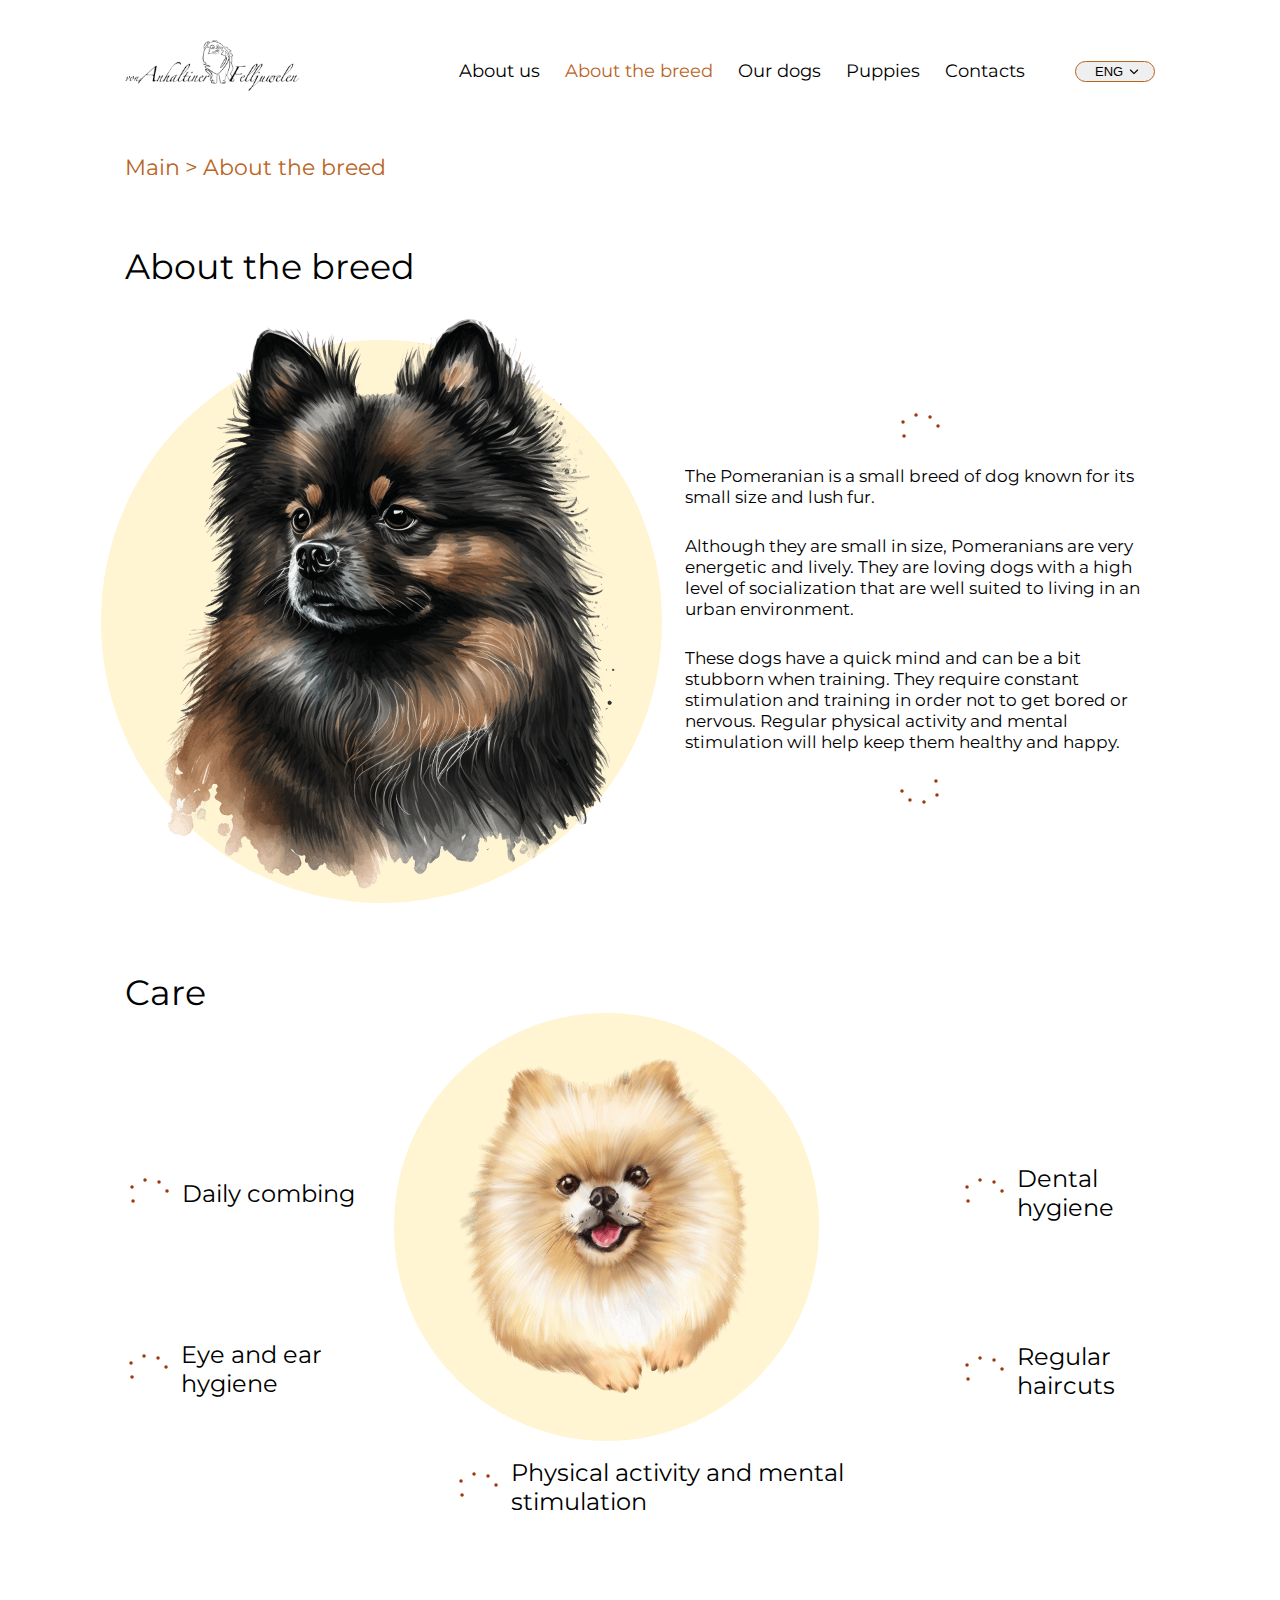
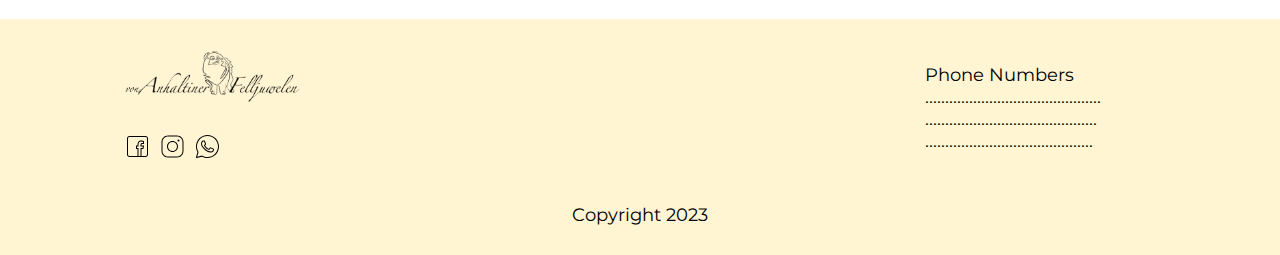
<file: breed.html>
<!DOCTYPE html>
<html lang="en">

<head>
	<meta charset="UTF-8">
	<meta http-equiv="X-UA-Compatible" content="IE=edge">
	<meta name="viewport" content="width=device-width, initial-scale=1.0">
	<link rel="preconnect" href="https://fonts.googleapis.com">
	<link rel="preconnect" href="https://fonts.gstatic.com" crossorigin>
	<link href="https://fonts.googleapis.com/css2?family=Montserrat&display=swap" rel="stylesheet">
	<link rel="stylesheet" href="css/style.min.css">
	<title>Breed</title>
</head>

<body>
	<div class="wrapper">

		<header class="header">
			<div class="header__container">
				<a href="index.html" class="header__logo">
					<img src="img/logo.svg" alt="Logo_Schwarz">
				</a>
				<div class="header__menu">
					<nav class="header__nav">
						<div class="header__change-lang change-lang-02">
							<div class="header__change-lang-links">
								<a href="#" class="header__change-lang-link" data-lang="ua">UKR</a>
								<a href="#" class="header__change-lang-link" data-lang="en">ENG</a>
								<a href="#" class="header__change-lang-link" data-lang="de">GER</a>
							</div>
						</div>
						<ul class="header__list">
							<li class="header__item">
								<a href="about.html" data-lang="breed_menu-01" class="header__link">Про
									нас</a>
							</li>
							<li class="header__item">
								<a href="breed.html" data-lang="breed_menu-02" class="header__link link_active">Про
									породу</a>
							</li>
							<li class="header__item">
								<a href="ourdogs.html" data-lang="breed_menu-03" class="header__link">Наші собаки</a>
							</li>
							<li class="header__item">
								<a href="puppies.html" data-lang="breed_menu-04" class="header__link">Щенята</a>
							</li>
							<li class="header__item">
								<a href="contacts.html" data-lang="breed_menu-05" class="header__link">Контакти</a>
							</li>
						</ul>
						<div class="header__select-wrapper">
							<select class="header__change-lang change-lang-01" id="langSelect">
								<option selected value="ua">UKR</option>
								<option value="en">ENG</option>
								<option value="de">GER</option>
							</select>
							<div class="change-lang-01-arrow">
								<svg width="10" height="6" viewBox="0 0 10 6" fill="none"
									xmlns="http://www.w3.org/2000/svg">
									<path
										d="M4.60225 4.99033C4.82192 5.21 5.17808 5.21 5.39775 4.99033L8.97748 1.4106C9.19715 1.19093 9.19715 0.834773 8.97748 0.615103C8.75781 0.395433 8.40165 0.395433 8.18198 0.615103L5 3.79708L1.81802 0.615102C1.59835 0.395433 1.24219 0.395433 1.02252 0.615102C0.802855 0.834772 0.802855 1.19093 1.02252 1.4106L4.60225 4.99033ZM4.4375 3.85184L4.4375 4.59258L5.5625 4.59258L5.5625 3.85184L4.4375 3.85184Z"
										fill="black" />
								</svg>
							</div>
						</div>
					</nav>
					<button type="button" class="menu__icon icon-menu"><span></span><span></span><span></span></button>
				</div>
			</div>
		</header>

		<main>
			<section class="breadcrumps">
				<div class="breadcrumps__container">
					<div class="breadcrumps__content">
						<a data-lang="breed-breadcrumb-1" href="index.html">Головна </a>
						>
						<a data-lang="breed-breadcrumb-2" href="breed.html">Про породу</a>
					</div>
				</div>
			</section>

			<section class="breed-page norm">
				<div class="breed__container">
					<h2 data-lang="breed_main-title" class="breed__title title">Про породу</h2>
					<div class="breed__body">
						<div class="breed__picture">
							<div class="breed__image breed-page__image">
								<img src="img/breed/breed-dog.jpg" alt=" dog">
								<svg class="breed__icon-01" viewBox="0 0 89 92" fill="none"
									xmlns="http://www.w3.org/2000/svg">
									<path
										d="M24.9915 69.6884C27.7021 80.2123 37.4355 86.5922 46.5406 83.512L61.6969 78.3848C71.9324 74.9222 76.3234 62.9593 70.7682 52.0913C64.9271 40.6867 51.4513 34.3456 40.682 37.9888C29.0023 41.9399 21.5177 56.1766 24.9915 69.6884Z"
										stroke="#9E370B" stroke-width="5.60751" stroke-linecap="round"
										stroke-linejoin="round" />
									<path
										d="M33.5986 31.1192C38.0454 29.6149 39.977 24.9992 38.3 20.0277C36.6229 15.0563 31.9722 11.6117 27.5254 13.116C23.0785 14.6203 20.5194 20.5039 22.1964 25.4754C23.8735 30.4468 29.1517 32.6235 33.5986 31.1192Z"
										stroke="#9E370B" stroke-width="5.60751" stroke-linecap="round"
										stroke-linejoin="round" />
									<path
										d="M54.4792 28.2904C57.8799 27.14 60.1966 23.3393 58.8726 19.4145C57.5486 15.4896 53.0852 12.9269 49.6846 14.0773C46.2842 15.2276 45.2341 19.6555 46.5581 23.5803C47.8821 27.5051 51.0789 29.4407 54.4792 28.2904Z"
										stroke="#9E370B" stroke-width="5.60751" stroke-linecap="round"
										stroke-linejoin="round" />
									<path
										d="M72.2534 37.8207C74.8691 36.9358 76.3624 34.3588 75.3915 31.4807C74.4205 28.6023 71.353 26.5129 68.7373 27.3978C66.1216 28.2826 64.9478 31.8068 65.9188 34.6852C66.8897 37.5633 69.6377 38.7055 72.2534 37.8207Z"
										stroke="#9E370B" stroke-width="5.60751" stroke-linecap="round"
										stroke-linejoin="round" />
									<path
										d="M16.4265 48.9699C19.8271 47.8195 20.8769 43.3917 19.5529 39.4669C18.2289 35.5421 15.0324 33.6065 11.6318 34.7569C8.23129 35.9072 5.91449 39.708 7.23849 43.6328C8.56249 47.5575 13.026 50.1203 16.4265 48.9699Z"
										stroke="#9E370B" stroke-width="5.60751" stroke-linecap="round"
										stroke-linejoin="round" />
								</svg>
								<svg class="breed__icon-02" viewBox="0 0 116 121" fill="none"
									xmlns="http://www.w3.org/2000/svg">
									<path
										d="M17.8443 71.448C12.5212 84.9241 17.9563 98.7193 30.1251 102.517L51.1264 109.07C64.8058 113.338 78.2466 104.019 80.7896 87.9469C83.4456 71.0721 73.8944 53.3212 59.5016 48.83C43.8921 43.9592 24.6857 54.1507 17.8443 71.448Z"
										stroke="#9E370B" stroke-width="7.54303" stroke-linecap="round"
										stroke-linejoin="round" />
									<path
										d="M57.0334 35.1354C62.8327 36.945 69.0563 33.5483 71.1183 26.9599C73.1804 20.3715 70.2999 13.0863 64.5006 11.2767C58.7012 9.46698 52.1791 13.8182 50.1171 20.4066C48.055 26.995 51.234 33.3258 57.0334 35.1354Z"
										stroke="#9E370B" stroke-width="7.54303" stroke-linecap="round"
										stroke-linejoin="round" />
									<path
										d="M84.6177 49.7679C89.3627 51.2486 94.5464 48.176 96.196 42.9053C97.8456 37.6346 95.3365 32.1616 90.5914 30.6809C85.8468 29.2004 80.6627 32.2728 79.0131 37.5435C77.3635 42.8142 79.8731 48.2874 84.6177 49.7679Z"
										stroke="#9E370B" stroke-width="7.54303" stroke-linecap="round"
										stroke-linejoin="round" />
									<path
										d="M94.2019 74.4004C97.6287 75.4697 100.783 73.4601 102.02 69.5072C103.258 65.5539 102.109 61.1544 98.6822 60.0851C95.2555 59.0158 90.8478 61.6815 89.6105 65.6348C88.3734 69.5877 90.7751 73.3311 94.2019 74.4004Z"
										stroke="#9E370B" stroke-width="7.54303" stroke-linecap="round"
										stroke-linejoin="round" />
									<path
										d="M25.6177 41.7679C30.3626 43.2485 35.5464 40.176 37.196 34.9053C38.8456 29.6346 36.3364 24.1615 31.5914 22.6809C26.8465 21.2003 21.6627 24.2728 20.0131 29.5435C18.3635 34.8142 20.8728 40.2873 25.6177 41.7679Z"
										stroke="#9E370B" stroke-width="7.54303" stroke-linecap="round"
										stroke-linejoin="round" />
								</svg>
							</div>
						</div>
						<div class="breed__content">
							<svg class="breed__icon-up" width="46" height="49" viewBox="0 0 46 49" fill="none"
								xmlns="http://www.w3.org/2000/svg">
								<g id="&#240;&#159;&#166;&#134; icon &#34;pet&#34;">
									<g id="Group">
										<path id="Vector"
											d="M7.04673 34.9998C6.57947 41.7449 11.1985 46.9843 17.0816 46.9622L27.0815 46.9246C33.6948 46.8997 38.158 40.3963 37.0407 32.8871C35.8614 25.0048 28.9583 18.9174 22.0001 18.9435C14.4537 18.9719 7.65042 26.3408 7.04673 34.9998Z"
											stroke="#9E370B" stroke-width="3.4801" stroke-linecap="round"
											stroke-linejoin="round" />
										<path id="Vector_2"
											d="M19.0358 13.9812C21.7972 13.9708 24.028 11.2761 24.0184 7.9624C24.0087 4.64871 21.7623 1.97084 19.0009 1.98121C16.2395 1.99159 14.0088 4.68628 14.0184 7.99997C14.0281 11.3137 16.2744 13.9915 19.0358 13.9812Z"
											stroke="#9E370B" stroke-width="3.4801" stroke-linecap="round"
											stroke-linejoin="round" />
										<path id="Vector_3"
											d="M33.0271 15.9849C35.2363 15.9766 37.0227 14.4552 37.0155 11.9699C37.0082 9.48465 35.2101 6.97667 33.0009 6.98497C30.792 6.99327 29.0083 9.51471 29.0155 12C29.0227 14.4853 30.8181 15.9932 33.0271 15.9849Z"
											stroke="#9E370B" stroke-width="3.4801" stroke-linecap="round"
											stroke-linejoin="round" />
										<path id="Vector_4"
											d="M41.0213 24.9887C42.6781 24.9825 44.0182 23.9103 44.0126 21.9774C44.0069 20.0443 42.6577 17.9825 41.001 17.9887C39.3442 17.995 38.007 20.0669 38.0126 22C38.0182 23.9329 39.3645 24.9949 41.0213 24.9887Z"
											stroke="#9E370B" stroke-width="3.4801" stroke-linecap="round"
											stroke-linejoin="round" />
										<path id="Vector_5"
											d="M6.02712 20.9849C8.23625 20.9766 10.0198 18.4552 10.0126 15.9699C10.0053 13.4847 8.21007 11.9767 6.00095 11.985C3.79182 11.9933 2.00538 13.5147 2.01261 16C2.01984 18.4852 3.818 20.9932 6.02712 20.9849Z"
											stroke="#9E370B" stroke-width="3.4801" stroke-linecap="round"
											stroke-linejoin="round" />
									</g>
								</g>
							</svg>
							<div class="breed__text text">
								<p data-lang="breed_main-text-1">
									<span>Померанський шпіц</span> - це невелика порода собак, яка відома своєю
									маленькою величиною
									та пишною хутром.
								</p>

								<p data-lang="breed_main-text-2">
									Хоча вони маленькі за розміром, померанські шпіці виявляються дуже енергійними та
									жвавими. Вони є люблячими собаками з
									високим рівнем соціалізації, які добре підходять для життя в міському середовищі.
								</p>

								<p data-lang="breed_main-text-3">
									Ці собаки мають жвавий розум і можуть бути трохи впертими під час навчання. Вони
									вимагають постійної стимуляції і
									тренування, щоб не нудьгувати або стати нервовими. Регулярна фізична активність та
									ментальне стимулювання допоможуть
									зберегти їх здоровими і щасливими.
								</p>
							</div>
							<svg class="breed__icon-down" width="46" height="49" viewBox="0 0 46 49" fill="none"
								xmlns="http://www.w3.org/2000/svg">
								<g id="&#240;&#159;&#166;&#134; icon &#34;pet&#34;">
									<g id="Group">
										<path id="Vector"
											d="M7.04673 34.9998C6.57947 41.7449 11.1985 46.9843 17.0816 46.9622L27.0815 46.9246C33.6948 46.8997 38.158 40.3963 37.0407 32.8871C35.8614 25.0048 28.9583 18.9174 22.0001 18.9435C14.4537 18.9719 7.65042 26.3408 7.04673 34.9998Z"
											stroke="#9E370B" stroke-width="3.4801" stroke-linecap="round"
											stroke-linejoin="round" />
										<path id="Vector_2"
											d="M19.0358 13.9812C21.7972 13.9708 24.028 11.2761 24.0184 7.9624C24.0087 4.64871 21.7623 1.97084 19.0009 1.98121C16.2395 1.99159 14.0088 4.68628 14.0184 7.99997C14.0281 11.3137 16.2744 13.9915 19.0358 13.9812Z"
											stroke="#9E370B" stroke-width="3.4801" stroke-linecap="round"
											stroke-linejoin="round" />
										<path id="Vector_3"
											d="M33.0271 15.9849C35.2363 15.9766 37.0227 14.4552 37.0155 11.9699C37.0082 9.48465 35.2101 6.97667 33.0009 6.98497C30.792 6.99327 29.0083 9.51471 29.0155 12C29.0227 14.4853 30.8181 15.9932 33.0271 15.9849Z"
											stroke="#9E370B" stroke-width="3.4801" stroke-linecap="round"
											stroke-linejoin="round" />
										<path id="Vector_4"
											d="M41.0213 24.9887C42.6781 24.9825 44.0182 23.9103 44.0126 21.9774C44.0069 20.0443 42.6577 17.9825 41.001 17.9887C39.3442 17.995 38.007 20.0669 38.0126 22C38.0182 23.9329 39.3645 24.9949 41.0213 24.9887Z"
											stroke="#9E370B" stroke-width="3.4801" stroke-linecap="round"
											stroke-linejoin="round" />
										<path id="Vector_5"
											d="M6.02712 20.9849C8.23625 20.9766 10.0198 18.4552 10.0126 15.9699C10.0053 13.4847 8.21007 11.9767 6.00095 11.985C3.79182 11.9933 2.00538 13.5147 2.01261 16C2.01984 18.4852 3.818 20.9932 6.02712 20.9849Z"
											stroke="#9E370B" stroke-width="3.4801" stroke-linecap="round"
											stroke-linejoin="round" />
									</g>
								</g>
							</svg>
						</div>
					</div>
				</div>
			</section>

			<section class="care norm">
				<div class="care__container">
					<h2 data-lang="breed_care-title" class="care__title title">Догляд</h2>
					<div class="care__body">
						<div class="care__items">
							<div data-da=".adaptive-care__items, 767.98, 0" class="care__item item-care">
								<h4 data-lang="breed_care-avantage-1" class="item-care__title">Щоденне розчісування</h4>
								<div class="item-care__icon">
									<svg width="46" height="49" viewBox="0 0 46 49" fill="none"
										xmlns="http://www.w3.org/2000/svg">
										<g id="&#240;&#159;&#166;&#134; icon &#34;pet&#34;">
											<g id="Group">
												<path id="Vector"
													d="M7.04673 34.9998C6.57947 41.7449 11.1985 46.9843 17.0816 46.9622L27.0815 46.9246C33.6948 46.8997 38.158 40.3963 37.0407 32.8871C35.8614 25.0048 28.9583 18.9174 22.0001 18.9435C14.4537 18.9719 7.65042 26.3408 7.04673 34.9998Z"
													stroke="#9E370B" stroke-width="3.4801" stroke-linecap="round"
													stroke-linejoin="round" />
												<path id="Vector_2"
													d="M19.0358 13.9812C21.7972 13.9708 24.028 11.2761 24.0184 7.9624C24.0087 4.64871 21.7623 1.97084 19.0009 1.98121C16.2395 1.99159 14.0088 4.68628 14.0184 7.99997C14.0281 11.3137 16.2744 13.9915 19.0358 13.9812Z"
													stroke="#9E370B" stroke-width="3.4801" stroke-linecap="round"
													stroke-linejoin="round" />
												<path id="Vector_3"
													d="M33.0271 15.9849C35.2363 15.9766 37.0227 14.4552 37.0155 11.9699C37.0082 9.48465 35.2101 6.97667 33.0009 6.98497C30.792 6.99327 29.0083 9.51471 29.0155 12C29.0227 14.4853 30.8181 15.9932 33.0271 15.9849Z"
													stroke="#9E370B" stroke-width="3.4801" stroke-linecap="round"
													stroke-linejoin="round" />
												<path id="Vector_4"
													d="M41.0213 24.9887C42.6781 24.9825 44.0182 23.9103 44.0126 21.9774C44.0069 20.0443 42.6577 17.9825 41.001 17.9887C39.3442 17.995 38.007 20.0669 38.0126 22C38.0182 23.9329 39.3645 24.9949 41.0213 24.9887Z"
													stroke="#9E370B" stroke-width="3.4801" stroke-linecap="round"
													stroke-linejoin="round" />
												<path id="Vector_5"
													d="M6.02712 20.9849C8.23625 20.9766 10.0198 18.4552 10.0126 15.9699C10.0053 13.4847 8.21007 11.9767 6.00095 11.985C3.79182 11.9933 2.00538 13.5147 2.01261 16C2.01984 18.4852 3.818 20.9932 6.02712 20.9849Z"
													stroke="#9E370B" stroke-width="3.4801" stroke-linecap="round"
													stroke-linejoin="round" />
											</g>
										</g>
									</svg>
								</div>
							</div>
							<div data-da=".adaptive-care__items, 767.98, 1" class="care__item item-care">
								<h4 data-lang="breed_care-avantage-2" class="item-care__title">Гігієна очей і вух</h4>
								<div class="item-care__icon">
									<svg width="46" height="49" viewBox="0 0 46 49" fill="none"
										xmlns="http://www.w3.org/2000/svg">
										<g id="&#240;&#159;&#166;&#134; icon &#34;pet&#34;">
											<g id="Group">
												<path id="Vector"
													d="M7.04673 34.9998C6.57947 41.7449 11.1985 46.9843 17.0816 46.9622L27.0815 46.9246C33.6948 46.8997 38.158 40.3963 37.0407 32.8871C35.8614 25.0048 28.9583 18.9174 22.0001 18.9435C14.4537 18.9719 7.65042 26.3408 7.04673 34.9998Z"
													stroke="#9E370B" stroke-width="3.4801" stroke-linecap="round"
													stroke-linejoin="round" />
												<path id="Vector_2"
													d="M19.0358 13.9812C21.7972 13.9708 24.028 11.2761 24.0184 7.9624C24.0087 4.64871 21.7623 1.97084 19.0009 1.98121C16.2395 1.99159 14.0088 4.68628 14.0184 7.99997C14.0281 11.3137 16.2744 13.9915 19.0358 13.9812Z"
													stroke="#9E370B" stroke-width="3.4801" stroke-linecap="round"
													stroke-linejoin="round" />
												<path id="Vector_3"
													d="M33.0271 15.9849C35.2363 15.9766 37.0227 14.4552 37.0155 11.9699C37.0082 9.48465 35.2101 6.97667 33.0009 6.98497C30.792 6.99327 29.0083 9.51471 29.0155 12C29.0227 14.4853 30.8181 15.9932 33.0271 15.9849Z"
													stroke="#9E370B" stroke-width="3.4801" stroke-linecap="round"
													stroke-linejoin="round" />
												<path id="Vector_4"
													d="M41.0213 24.9887C42.6781 24.9825 44.0182 23.9103 44.0126 21.9774C44.0069 20.0443 42.6577 17.9825 41.001 17.9887C39.3442 17.995 38.007 20.0669 38.0126 22C38.0182 23.9329 39.3645 24.9949 41.0213 24.9887Z"
													stroke="#9E370B" stroke-width="3.4801" stroke-linecap="round"
													stroke-linejoin="round" />
												<path id="Vector_5"
													d="M6.02712 20.9849C8.23625 20.9766 10.0198 18.4552 10.0126 15.9699C10.0053 13.4847 8.21007 11.9767 6.00095 11.985C3.79182 11.9933 2.00538 13.5147 2.01261 16C2.01984 18.4852 3.818 20.9932 6.02712 20.9849Z"
													stroke="#9E370B" stroke-width="3.4801" stroke-linecap="round"
													stroke-linejoin="round" />
											</g>
										</g>
									</svg>
								</div>
							</div>
						</div>

						<div class="care__items">
							<div data-da=".adaptive-care__image, 767.98, 0" class="care__image">
								<img src="img/care/dog-care.jpg" alt="dog-care">
							</div>
							<div data-da=".adaptive-care__items, 767.98, 4" class="care__item item-care">
								<h4 data-lang="breed_care-avantage-3" class="item-care__title">Фізична активність і
									ментальна стимуляція</h4>
								<div class="item-care__icon">
									<svg width="46" height="49" viewBox="0 0 46 49" fill="none"
										xmlns="http://www.w3.org/2000/svg">
										<g id="&#240;&#159;&#166;&#134; icon &#34;pet&#34;">
											<g id="Group">
												<path id="Vector"
													d="M7.04673 34.9998C6.57947 41.7449 11.1985 46.9843 17.0816 46.9622L27.0815 46.9246C33.6948 46.8997 38.158 40.3963 37.0407 32.8871C35.8614 25.0048 28.9583 18.9174 22.0001 18.9435C14.4537 18.9719 7.65042 26.3408 7.04673 34.9998Z"
													stroke="#9E370B" stroke-width="3.4801" stroke-linecap="round"
													stroke-linejoin="round" />
												<path id="Vector_2"
													d="M19.0358 13.9812C21.7972 13.9708 24.028 11.2761 24.0184 7.9624C24.0087 4.64871 21.7623 1.97084 19.0009 1.98121C16.2395 1.99159 14.0088 4.68628 14.0184 7.99997C14.0281 11.3137 16.2744 13.9915 19.0358 13.9812Z"
													stroke="#9E370B" stroke-width="3.4801" stroke-linecap="round"
													stroke-linejoin="round" />
												<path id="Vector_3"
													d="M33.0271 15.9849C35.2363 15.9766 37.0227 14.4552 37.0155 11.9699C37.0082 9.48465 35.2101 6.97667 33.0009 6.98497C30.792 6.99327 29.0083 9.51471 29.0155 12C29.0227 14.4853 30.8181 15.9932 33.0271 15.9849Z"
													stroke="#9E370B" stroke-width="3.4801" stroke-linecap="round"
													stroke-linejoin="round" />
												<path id="Vector_4"
													d="M41.0213 24.9887C42.6781 24.9825 44.0182 23.9103 44.0126 21.9774C44.0069 20.0443 42.6577 17.9825 41.001 17.9887C39.3442 17.995 38.007 20.0669 38.0126 22C38.0182 23.9329 39.3645 24.9949 41.0213 24.9887Z"
													stroke="#9E370B" stroke-width="3.4801" stroke-linecap="round"
													stroke-linejoin="round" />
												<path id="Vector_5"
													d="M6.02712 20.9849C8.23625 20.9766 10.0198 18.4552 10.0126 15.9699C10.0053 13.4847 8.21007 11.9767 6.00095 11.985C3.79182 11.9933 2.00538 13.5147 2.01261 16C2.01984 18.4852 3.818 20.9932 6.02712 20.9849Z"
													stroke="#9E370B" stroke-width="3.4801" stroke-linecap="round"
													stroke-linejoin="round" />
											</g>
										</g>
									</svg>
								</div>
							</div>
						</div>

						<div class="care__items">
							<div data-da=".adaptive-care__items, 767.98, 2" class="care__item item-care">
								<h4 data-lang="breed_care-avantage-4" class="item-care__title">Гігієна зубів</h4>
								<div class="item-care__icon">
									<svg width="46" height="49" viewBox="0 0 46 49" fill="none"
										xmlns="http://www.w3.org/2000/svg">
										<g id="&#240;&#159;&#166;&#134; icon &#34;pet&#34;">
											<g id="Group">
												<path id="Vector"
													d="M7.04673 34.9998C6.57947 41.7449 11.1985 46.9843 17.0816 46.9622L27.0815 46.9246C33.6948 46.8997 38.158 40.3963 37.0407 32.8871C35.8614 25.0048 28.9583 18.9174 22.0001 18.9435C14.4537 18.9719 7.65042 26.3408 7.04673 34.9998Z"
													stroke="#9E370B" stroke-width="3.4801" stroke-linecap="round"
													stroke-linejoin="round" />
												<path id="Vector_2"
													d="M19.0358 13.9812C21.7972 13.9708 24.028 11.2761 24.0184 7.9624C24.0087 4.64871 21.7623 1.97084 19.0009 1.98121C16.2395 1.99159 14.0088 4.68628 14.0184 7.99997C14.0281 11.3137 16.2744 13.9915 19.0358 13.9812Z"
													stroke="#9E370B" stroke-width="3.4801" stroke-linecap="round"
													stroke-linejoin="round" />
												<path id="Vector_3"
													d="M33.0271 15.9849C35.2363 15.9766 37.0227 14.4552 37.0155 11.9699C37.0082 9.48465 35.2101 6.97667 33.0009 6.98497C30.792 6.99327 29.0083 9.51471 29.0155 12C29.0227 14.4853 30.8181 15.9932 33.0271 15.9849Z"
													stroke="#9E370B" stroke-width="3.4801" stroke-linecap="round"
													stroke-linejoin="round" />
												<path id="Vector_4"
													d="M41.0213 24.9887C42.6781 24.9825 44.0182 23.9103 44.0126 21.9774C44.0069 20.0443 42.6577 17.9825 41.001 17.9887C39.3442 17.995 38.007 20.0669 38.0126 22C38.0182 23.9329 39.3645 24.9949 41.0213 24.9887Z"
													stroke="#9E370B" stroke-width="3.4801" stroke-linecap="round"
													stroke-linejoin="round" />
												<path id="Vector_5"
													d="M6.02712 20.9849C8.23625 20.9766 10.0198 18.4552 10.0126 15.9699C10.0053 13.4847 8.21007 11.9767 6.00095 11.985C3.79182 11.9933 2.00538 13.5147 2.01261 16C2.01984 18.4852 3.818 20.9932 6.02712 20.9849Z"
													stroke="#9E370B" stroke-width="3.4801" stroke-linecap="round"
													stroke-linejoin="round" />
											</g>
										</g>
									</svg>
								</div>
							</div>
							<div data-da=".adaptive-care__items, 767.98, 2" class="care__item item-care">
								<h4 data-lang="breed_care-avantage-5" class="item-care__title">Регулярні стрижки</h4>
								<div class="item-care__icon">
									<svg width="46" height="49" viewBox="0 0 46 49" fill="none"
										xmlns="http://www.w3.org/2000/svg">
										<g id="&#240;&#159;&#166;&#134; icon &#34;pet&#34;">
											<g id="Group">
												<path id="Vector"
													d="M7.04673 34.9998C6.57947 41.7449 11.1985 46.9843 17.0816 46.9622L27.0815 46.9246C33.6948 46.8997 38.158 40.3963 37.0407 32.8871C35.8614 25.0048 28.9583 18.9174 22.0001 18.9435C14.4537 18.9719 7.65042 26.3408 7.04673 34.9998Z"
													stroke="#9E370B" stroke-width="3.4801" stroke-linecap="round"
													stroke-linejoin="round" />
												<path id="Vector_2"
													d="M19.0358 13.9812C21.7972 13.9708 24.028 11.2761 24.0184 7.9624C24.0087 4.64871 21.7623 1.97084 19.0009 1.98121C16.2395 1.99159 14.0088 4.68628 14.0184 7.99997C14.0281 11.3137 16.2744 13.9915 19.0358 13.9812Z"
													stroke="#9E370B" stroke-width="3.4801" stroke-linecap="round"
													stroke-linejoin="round" />
												<path id="Vector_3"
													d="M33.0271 15.9849C35.2363 15.9766 37.0227 14.4552 37.0155 11.9699C37.0082 9.48465 35.2101 6.97667 33.0009 6.98497C30.792 6.99327 29.0083 9.51471 29.0155 12C29.0227 14.4853 30.8181 15.9932 33.0271 15.9849Z"
													stroke="#9E370B" stroke-width="3.4801" stroke-linecap="round"
													stroke-linejoin="round" />
												<path id="Vector_4"
													d="M41.0213 24.9887C42.6781 24.9825 44.0182 23.9103 44.0126 21.9774C44.0069 20.0443 42.6577 17.9825 41.001 17.9887C39.3442 17.995 38.007 20.0669 38.0126 22C38.0182 23.9329 39.3645 24.9949 41.0213 24.9887Z"
													stroke="#9E370B" stroke-width="3.4801" stroke-linecap="round"
													stroke-linejoin="round" />
												<path id="Vector_5"
													d="M6.02712 20.9849C8.23625 20.9766 10.0198 18.4552 10.0126 15.9699C10.0053 13.4847 8.21007 11.9767 6.00095 11.985C3.79182 11.9933 2.00538 13.5147 2.01261 16C2.01984 18.4852 3.818 20.9932 6.02712 20.9849Z"
													stroke="#9E370B" stroke-width="3.4801" stroke-linecap="round"
													stroke-linejoin="round" />
											</g>
										</g>
									</svg>
								</div>
							</div>
						</div>
					</div>
					<div class="care__adaptive adaptive-care">
						<div class="adaptive-care__image">

						</div>
						<div class="adaptive-care__items">

						</div>
					</div>
				</div>
			</section>
		</main>
		<footer class="footer">
	<div class="footer__container">
		<div class="footer__top">
			<div class="footer__main">
				<a href="/../" class="footer__logo">
					<img src="img/logo.svg" alt="logo">
				</a>
				<div data-da=".footer__top, 767.98, 1" class="footer__socials">
					<a href="#" class="footer__social social-footer">
						<svg xmlns="http://www.w3.org/2000/svg" viewBox="0 0 50 50" width="25" height="25">
							<path
								d="M 9 4 C 6.2504839 4 4 6.2504839 4 9 L 4 41 C 4 43.749516 6.2504839 46 9 46 L 25.832031 46 A 1.0001 1.0001 0 0 0 26.158203 46 L 31.832031 46 A 1.0001 1.0001 0 0 0 32.158203 46 L 41 46 C 43.749516 46 46 43.749516 46 41 L 46 9 C 46 6.2504839 43.749516 4 41 4 L 9 4 z M 9 6 L 41 6 C 42.668484 6 44 7.3315161 44 9 L 44 41 C 44 42.668484 42.668484 44 41 44 L 33 44 L 33 30 L 36.820312 30 L 38.220703 23 L 33 23 L 33 21 C 33 20.442508 33.05305 20.398929 33.240234 20.277344 C 33.427419 20.155758 34.005822 20 35 20 L 38 20 L 38 14.369141 L 37.429688 14.097656 C 37.429688 14.097656 35.132647 13 32 13 C 29.75 13 27.901588 13.896453 26.71875 15.375 C 25.535912 16.853547 25 18.833333 25 21 L 25 23 L 22 23 L 22 30 L 25 30 L 25 44 L 9 44 C 7.3315161 44 6 42.668484 6 41 L 6 9 C 6 7.3315161 7.3315161 6 9 6 z M 32 15 C 34.079062 15 35.38736 15.458455 36 15.701172 L 36 18 L 35 18 C 33.849178 18 32.926956 18.0952 32.150391 18.599609 C 31.373826 19.104024 31 20.061492 31 21 L 31 25 L 35.779297 25 L 35.179688 28 L 31 28 L 31 44 L 27 44 L 27 28 L 24 28 L 24 25 L 27 25 L 27 21 C 27 19.166667 27.464088 17.646453 28.28125 16.625 C 29.098412 15.603547 30.25 15 32 15 z" />
						</svg>
					</a>
					<a href="#" class="footer__social social-footer">
						<svg xmlns="http://www.w3.org/2000/svg" viewBox="0 0 50 50" width="25" height="25">
							<path
								d="M 16 3 C 8.8324839 3 3 8.8324839 3 16 L 3 34 C 3 41.167516 8.8324839 47 16 47 L 34 47 C 41.167516 47 47 41.167516 47 34 L 47 16 C 47 8.8324839 41.167516 3 34 3 L 16 3 z M 16 5 L 34 5 C 40.086484 5 45 9.9135161 45 16 L 45 34 C 45 40.086484 40.086484 45 34 45 L 16 45 C 9.9135161 45 5 40.086484 5 34 L 5 16 C 5 9.9135161 9.9135161 5 16 5 z M 37 11 A 2 2 0 0 0 35 13 A 2 2 0 0 0 37 15 A 2 2 0 0 0 39 13 A 2 2 0 0 0 37 11 z M 25 14 C 18.936712 14 14 18.936712 14 25 C 14 31.063288 18.936712 36 25 36 C 31.063288 36 36 31.063288 36 25 C 36 18.936712 31.063288 14 25 14 z M 25 16 C 29.982407 16 34 20.017593 34 25 C 34 29.982407 29.982407 34 25 34 C 20.017593 34 16 29.982407 16 25 C 16 20.017593 20.017593 16 25 16 z" />
						</svg>
					</a>
					<a href="#" class="footer__social social-footer">
						<svg xmlns="http://www.w3.org/2000/svg" viewBox="0 0 50 50" width="25" height="25">
							<path
								d="M 25 2 C 12.309534 2 2 12.309534 2 25 C 2 29.079097 3.1186875 32.88588 4.984375 36.208984 L 2.0371094 46.730469 A 1.0001 1.0001 0 0 0 3.2402344 47.970703 L 14.210938 45.251953 C 17.434629 46.972929 21.092591 48 25 48 C 37.690466 48 48 37.690466 48 25 C 48 12.309534 37.690466 2 25 2 z M 25 4 C 36.609534 4 46 13.390466 46 25 C 46 36.609534 36.609534 46 25 46 C 21.278025 46 17.792121 45.029635 14.761719 43.333984 A 1.0001 1.0001 0 0 0 14.033203 43.236328 L 4.4257812 45.617188 L 7.0019531 36.425781 A 1.0001 1.0001 0 0 0 6.9023438 35.646484 C 5.0606869 32.523592 4 28.890107 4 25 C 4 13.390466 13.390466 4 25 4 z M 16.642578 13 C 16.001539 13 15.086045 13.23849 14.333984 14.048828 C 13.882268 14.535548 12 16.369511 12 19.59375 C 12 22.955271 14.331391 25.855848 14.613281 26.228516 L 14.615234 26.228516 L 14.615234 26.230469 C 14.588494 26.195329 14.973031 26.752191 15.486328 27.419922 C 15.999626 28.087653 16.717405 28.96464 17.619141 29.914062 C 19.422612 31.812909 21.958282 34.007419 25.105469 35.349609 C 26.554789 35.966779 27.698179 36.339417 28.564453 36.611328 C 30.169845 37.115426 31.632073 37.038799 32.730469 36.876953 C 33.55263 36.755876 34.456878 36.361114 35.351562 35.794922 C 36.246248 35.22873 37.12309 34.524722 37.509766 33.455078 C 37.786772 32.688244 37.927591 31.979598 37.978516 31.396484 C 38.003976 31.104927 38.007211 30.847602 37.988281 30.609375 C 37.969311 30.371148 37.989581 30.188664 37.767578 29.824219 C 37.302009 29.059804 36.774753 29.039853 36.224609 28.767578 C 35.918939 28.616297 35.048661 28.191329 34.175781 27.775391 C 33.303883 27.35992 32.54892 26.991953 32.083984 26.826172 C 31.790239 26.720488 31.431556 26.568352 30.914062 26.626953 C 30.396569 26.685553 29.88546 27.058933 29.587891 27.5 C 29.305837 27.918069 28.170387 29.258349 27.824219 29.652344 C 27.819619 29.649544 27.849659 29.663383 27.712891 29.595703 C 27.284761 29.383815 26.761157 29.203652 25.986328 28.794922 C 25.2115 28.386192 24.242255 27.782635 23.181641 26.847656 L 23.181641 26.845703 C 21.603029 25.455949 20.497272 23.711106 20.148438 23.125 C 20.171937 23.09704 20.145643 23.130901 20.195312 23.082031 L 20.197266 23.080078 C 20.553781 22.728924 20.869739 22.309521 21.136719 22.001953 C 21.515257 21.565866 21.68231 21.181437 21.863281 20.822266 C 22.223954 20.10644 22.02313 19.318742 21.814453 18.904297 L 21.814453 18.902344 C 21.828863 18.931014 21.701572 18.650157 21.564453 18.326172 C 21.426943 18.001263 21.251663 17.580039 21.064453 17.130859 C 20.690033 16.232501 20.272027 15.224912 20.023438 14.634766 L 20.023438 14.632812 C 19.730591 13.937684 19.334395 13.436908 18.816406 13.195312 C 18.298417 12.953717 17.840778 13.022402 17.822266 13.021484 L 17.820312 13.021484 C 17.450668 13.004432 17.045038 13 16.642578 13 z M 16.642578 15 C 17.028118 15 17.408214 15.004701 17.726562 15.019531 C 18.054056 15.035851 18.033687 15.037192 17.970703 15.007812 C 17.906713 14.977972 17.993533 14.968282 18.179688 15.410156 C 18.423098 15.98801 18.84317 16.999249 19.21875 17.900391 C 19.40654 18.350961 19.582292 18.773816 19.722656 19.105469 C 19.863021 19.437122 19.939077 19.622295 20.027344 19.798828 L 20.027344 19.800781 L 20.029297 19.802734 C 20.115837 19.973483 20.108185 19.864164 20.078125 19.923828 C 19.867096 20.342656 19.838461 20.445493 19.625 20.691406 C 19.29998 21.065838 18.968453 21.483404 18.792969 21.65625 C 18.639439 21.80707 18.36242 22.042032 18.189453 22.501953 C 18.016221 22.962578 18.097073 23.59457 18.375 24.066406 C 18.745032 24.6946 19.964406 26.679307 21.859375 28.347656 C 23.05276 29.399678 24.164563 30.095933 25.052734 30.564453 C 25.940906 31.032973 26.664301 31.306607 26.826172 31.386719 C 27.210549 31.576953 27.630655 31.72467 28.119141 31.666016 C 28.607627 31.607366 29.02878 31.310979 29.296875 31.007812 L 29.298828 31.005859 C 29.655629 30.601347 30.715848 29.390728 31.224609 28.644531 C 31.246169 28.652131 31.239109 28.646231 31.408203 28.707031 L 31.408203 28.708984 L 31.410156 28.708984 C 31.487356 28.736474 32.454286 29.169267 33.316406 29.580078 C 34.178526 29.990889 35.053561 30.417875 35.337891 30.558594 C 35.748225 30.761674 35.942113 30.893881 35.992188 30.894531 C 35.995572 30.982516 35.998992 31.07786 35.986328 31.222656 C 35.951258 31.624292 35.8439 32.180225 35.628906 32.775391 C 35.523582 33.066746 34.975018 33.667661 34.283203 34.105469 C 33.591388 34.543277 32.749338 34.852514 32.4375 34.898438 C 31.499896 35.036591 30.386672 35.087027 29.164062 34.703125 C 28.316336 34.437036 27.259305 34.092596 25.890625 33.509766 C 23.114812 32.325956 20.755591 30.311513 19.070312 28.537109 C 18.227674 27.649908 17.552562 26.824019 17.072266 26.199219 C 16.592866 25.575584 16.383528 25.251054 16.208984 25.021484 L 16.207031 25.019531 C 15.897202 24.609805 14 21.970851 14 19.59375 C 14 17.077989 15.168497 16.091436 15.800781 15.410156 C 16.132721 15.052495 16.495617 15 16.642578 15 z" />
						</svg>
					</a>
				</div>
			</div>
			<div class="footer__contacts contacts-footer">
				<h4 class="contacts-footer__title">Phone Numbers</h4>
				<ul class="contacts-footer__list">
					<li class="contacts-footer__item">
						............................................
						...........................................
						..........................................
					</li>
				</ul>
			</div>
		</div>
		<div class="footer__bottom">
			<div class="footer__copyright">
				Copyright 2023
			</div>
		</div>
	</div>
</footer>
	</div>
	<script defer src="js/app.min.js"></script>
</body>

</html>
</file>
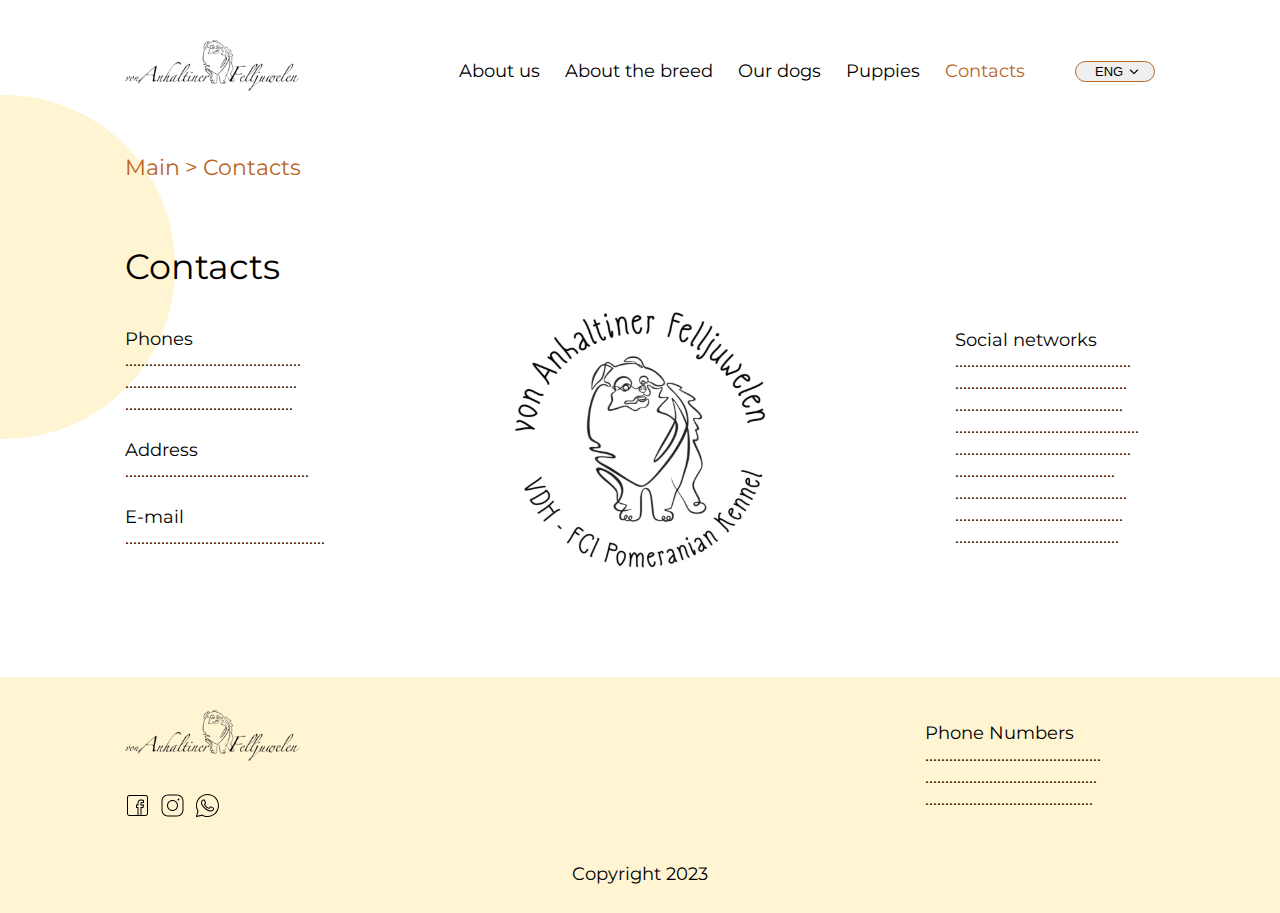
<file: contacts.html>
<!DOCTYPE html>
<html lang="en">

<head>
	<meta charset="UTF-8">
	<meta http-equiv="X-UA-Compatible" content="IE=edge">
	<meta name="viewport" content="width=device-width, initial-scale=1.0">
	<link rel="preconnect" href="https://fonts.googleapis.com">
	<link rel="preconnect" href="https://fonts.gstatic.com" crossorigin>
	<link href="https://fonts.googleapis.com/css2?family=Montserrat&display=swap" rel="stylesheet">
	<link rel="stylesheet" href="css/style.min.css">
	<title>Contacts</title>
</head>

<body>
	<div class="wrapper">

		<header class="header">
			<div class="header__container">
				<a href="index.html" class="header__logo">
					<img src="img/logo.svg" alt="Logo_Schwarz">
				</a>
				<div class="header__menu">
					<nav class="header__nav">
						<div class="header__change-lang change-lang-02">
							<div class="header__change-lang-links">
								<a href="#" class="header__change-lang-link" data-lang="ua">UKR</a>
								<a href="#" class="header__change-lang-link" data-lang="en">ENG</a>
								<a href="#" class="header__change-lang-link" data-lang="de">GER</a>
							</div>
						</div>
						<ul class="header__list">
							<li class="header__item">
								<a href="about.html" data-lang="contacts_menu-01" class="header__link">Про
									нас</a>
							</li>
							<li class="header__item">
								<a href="breed.html" data-lang="contacts_menu-02" class="header__link ">Про
									породу</a>
							</li>
							<li class="header__item">
								<a href="ourdogs.html" data-lang="contacts_menu-03" class="header__link">Наші
									собаки</a>
							</li>
							<li class="header__item">
								<a href="puppies.html" data-lang="contacts_menu-04" class="header__link">Щенята</a>
							</li>
							<li class="header__item">
								<a href="contacts.html" data-lang="contacts_menu-05"
									class="header__link link_active">Контакти</a>
							</li>
						</ul>
						<div class="header__select-wrapper">
							<select class="header__change-lang change-lang-01" id="langSelect">
								<option selected value="ua">UKR</option>
								<option value="en">ENG</option>
								<option value="de">GER</option>
							</select>
							<div class="change-lang-01-arrow">
								<svg width="10" height="6" viewBox="0 0 10 6" fill="none"
									xmlns="http://www.w3.org/2000/svg">
									<path
										d="M4.60225 4.99033C4.82192 5.21 5.17808 5.21 5.39775 4.99033L8.97748 1.4106C9.19715 1.19093 9.19715 0.834773 8.97748 0.615103C8.75781 0.395433 8.40165 0.395433 8.18198 0.615103L5 3.79708L1.81802 0.615102C1.59835 0.395433 1.24219 0.395433 1.02252 0.615102C0.802855 0.834772 0.802855 1.19093 1.02252 1.4106L4.60225 4.99033ZM4.4375 3.85184L4.4375 4.59258L5.5625 4.59258L5.5625 3.85184L4.4375 3.85184Z"
										fill="black" />
								</svg>
							</div>
						</div>
					</nav>
					<button type="button" class="menu__icon icon-menu"><span></span><span></span><span></span></button>
				</div>
			</div>
		</header>

		<main>
			<section class="breadcrumps">
				<div class="breadcrumps__container">
					<div class="breadcrumps__content">
						<a data-lang="contacts-breadcrumb-1" href="index.html">Головна </a>
						>
						<a data-lang="contacts-breadcrumb-2" href="contacts.html">Контакти</a>
					</div>
				</div>
			</section>
			<section class="contacts-page norm">
				<div class="contacts__container">
					<h2 data-lang="contacts-title" class="contacts__title title">Контакти</h2>
					<div class="contacts__body">
						<div class="contacts__column-left">
							<div class="contacts__item item-contacts">
								<h4 data-lang="contacts-smalltitle-1" class="item-contacts__title">Телефони</h4>
								<div class="item-contacts__text">
									<p>
										............................................
										...........................................
										..........................................
									</p>
								</div>
							</div>
							<div class="contacts__item item-contacts">
								<h4 data-lang="contacts-smalltitle-2" class="item-contacts__title">Адреса</h4>
								<div class="item-contacts__text">
									<p>
										..............................................
									</p>
								</div>
							</div>
							<div class="contacts__item item-contacts">
								<h4 data-lang="contacts-smalltitle-3" class="item-contacts__title">E-mail</h4>
								<div class="item-contacts__text">
									<p>
										..................................................

									</p>
								</div>
							</div>
						</div>
						<a href="#" data-da=".contacts__container, 767.98, 2" class="contacts__logo">
							<img src="img/logo-big.svg" alt="big-logo">
						</a>
						<div class="contacts__column-right">
							<div class="contacts__item item-contacts">
								<h4 data-lang="contacts-smalltitle-4" class="item-contacts__title">Соціальні мережі
								</h4>
								<div class="item-contacts__content">
									............................................
									...........................................
									..........................................
									..............................................
									............................................
									........................................
									...........................................
									..........................................
									.........................................
								</div>
							</div>
						</div>
					</div>
				</div>
			</section>
		</main>
		<footer class="footer">
	<div class="footer__container">
		<div class="footer__top">
			<div class="footer__main">
				<a href="/../" class="footer__logo">
					<img src="img/logo.svg" alt="logo">
				</a>
				<div data-da=".footer__top, 767.98, 1" class="footer__socials">
					<a href="#" class="footer__social social-footer">
						<svg xmlns="http://www.w3.org/2000/svg" viewBox="0 0 50 50" width="25" height="25">
							<path
								d="M 9 4 C 6.2504839 4 4 6.2504839 4 9 L 4 41 C 4 43.749516 6.2504839 46 9 46 L 25.832031 46 A 1.0001 1.0001 0 0 0 26.158203 46 L 31.832031 46 A 1.0001 1.0001 0 0 0 32.158203 46 L 41 46 C 43.749516 46 46 43.749516 46 41 L 46 9 C 46 6.2504839 43.749516 4 41 4 L 9 4 z M 9 6 L 41 6 C 42.668484 6 44 7.3315161 44 9 L 44 41 C 44 42.668484 42.668484 44 41 44 L 33 44 L 33 30 L 36.820312 30 L 38.220703 23 L 33 23 L 33 21 C 33 20.442508 33.05305 20.398929 33.240234 20.277344 C 33.427419 20.155758 34.005822 20 35 20 L 38 20 L 38 14.369141 L 37.429688 14.097656 C 37.429688 14.097656 35.132647 13 32 13 C 29.75 13 27.901588 13.896453 26.71875 15.375 C 25.535912 16.853547 25 18.833333 25 21 L 25 23 L 22 23 L 22 30 L 25 30 L 25 44 L 9 44 C 7.3315161 44 6 42.668484 6 41 L 6 9 C 6 7.3315161 7.3315161 6 9 6 z M 32 15 C 34.079062 15 35.38736 15.458455 36 15.701172 L 36 18 L 35 18 C 33.849178 18 32.926956 18.0952 32.150391 18.599609 C 31.373826 19.104024 31 20.061492 31 21 L 31 25 L 35.779297 25 L 35.179688 28 L 31 28 L 31 44 L 27 44 L 27 28 L 24 28 L 24 25 L 27 25 L 27 21 C 27 19.166667 27.464088 17.646453 28.28125 16.625 C 29.098412 15.603547 30.25 15 32 15 z" />
						</svg>
					</a>
					<a href="#" class="footer__social social-footer">
						<svg xmlns="http://www.w3.org/2000/svg" viewBox="0 0 50 50" width="25" height="25">
							<path
								d="M 16 3 C 8.8324839 3 3 8.8324839 3 16 L 3 34 C 3 41.167516 8.8324839 47 16 47 L 34 47 C 41.167516 47 47 41.167516 47 34 L 47 16 C 47 8.8324839 41.167516 3 34 3 L 16 3 z M 16 5 L 34 5 C 40.086484 5 45 9.9135161 45 16 L 45 34 C 45 40.086484 40.086484 45 34 45 L 16 45 C 9.9135161 45 5 40.086484 5 34 L 5 16 C 5 9.9135161 9.9135161 5 16 5 z M 37 11 A 2 2 0 0 0 35 13 A 2 2 0 0 0 37 15 A 2 2 0 0 0 39 13 A 2 2 0 0 0 37 11 z M 25 14 C 18.936712 14 14 18.936712 14 25 C 14 31.063288 18.936712 36 25 36 C 31.063288 36 36 31.063288 36 25 C 36 18.936712 31.063288 14 25 14 z M 25 16 C 29.982407 16 34 20.017593 34 25 C 34 29.982407 29.982407 34 25 34 C 20.017593 34 16 29.982407 16 25 C 16 20.017593 20.017593 16 25 16 z" />
						</svg>
					</a>
					<a href="#" class="footer__social social-footer">
						<svg xmlns="http://www.w3.org/2000/svg" viewBox="0 0 50 50" width="25" height="25">
							<path
								d="M 25 2 C 12.309534 2 2 12.309534 2 25 C 2 29.079097 3.1186875 32.88588 4.984375 36.208984 L 2.0371094 46.730469 A 1.0001 1.0001 0 0 0 3.2402344 47.970703 L 14.210938 45.251953 C 17.434629 46.972929 21.092591 48 25 48 C 37.690466 48 48 37.690466 48 25 C 48 12.309534 37.690466 2 25 2 z M 25 4 C 36.609534 4 46 13.390466 46 25 C 46 36.609534 36.609534 46 25 46 C 21.278025 46 17.792121 45.029635 14.761719 43.333984 A 1.0001 1.0001 0 0 0 14.033203 43.236328 L 4.4257812 45.617188 L 7.0019531 36.425781 A 1.0001 1.0001 0 0 0 6.9023438 35.646484 C 5.0606869 32.523592 4 28.890107 4 25 C 4 13.390466 13.390466 4 25 4 z M 16.642578 13 C 16.001539 13 15.086045 13.23849 14.333984 14.048828 C 13.882268 14.535548 12 16.369511 12 19.59375 C 12 22.955271 14.331391 25.855848 14.613281 26.228516 L 14.615234 26.228516 L 14.615234 26.230469 C 14.588494 26.195329 14.973031 26.752191 15.486328 27.419922 C 15.999626 28.087653 16.717405 28.96464 17.619141 29.914062 C 19.422612 31.812909 21.958282 34.007419 25.105469 35.349609 C 26.554789 35.966779 27.698179 36.339417 28.564453 36.611328 C 30.169845 37.115426 31.632073 37.038799 32.730469 36.876953 C 33.55263 36.755876 34.456878 36.361114 35.351562 35.794922 C 36.246248 35.22873 37.12309 34.524722 37.509766 33.455078 C 37.786772 32.688244 37.927591 31.979598 37.978516 31.396484 C 38.003976 31.104927 38.007211 30.847602 37.988281 30.609375 C 37.969311 30.371148 37.989581 30.188664 37.767578 29.824219 C 37.302009 29.059804 36.774753 29.039853 36.224609 28.767578 C 35.918939 28.616297 35.048661 28.191329 34.175781 27.775391 C 33.303883 27.35992 32.54892 26.991953 32.083984 26.826172 C 31.790239 26.720488 31.431556 26.568352 30.914062 26.626953 C 30.396569 26.685553 29.88546 27.058933 29.587891 27.5 C 29.305837 27.918069 28.170387 29.258349 27.824219 29.652344 C 27.819619 29.649544 27.849659 29.663383 27.712891 29.595703 C 27.284761 29.383815 26.761157 29.203652 25.986328 28.794922 C 25.2115 28.386192 24.242255 27.782635 23.181641 26.847656 L 23.181641 26.845703 C 21.603029 25.455949 20.497272 23.711106 20.148438 23.125 C 20.171937 23.09704 20.145643 23.130901 20.195312 23.082031 L 20.197266 23.080078 C 20.553781 22.728924 20.869739 22.309521 21.136719 22.001953 C 21.515257 21.565866 21.68231 21.181437 21.863281 20.822266 C 22.223954 20.10644 22.02313 19.318742 21.814453 18.904297 L 21.814453 18.902344 C 21.828863 18.931014 21.701572 18.650157 21.564453 18.326172 C 21.426943 18.001263 21.251663 17.580039 21.064453 17.130859 C 20.690033 16.232501 20.272027 15.224912 20.023438 14.634766 L 20.023438 14.632812 C 19.730591 13.937684 19.334395 13.436908 18.816406 13.195312 C 18.298417 12.953717 17.840778 13.022402 17.822266 13.021484 L 17.820312 13.021484 C 17.450668 13.004432 17.045038 13 16.642578 13 z M 16.642578 15 C 17.028118 15 17.408214 15.004701 17.726562 15.019531 C 18.054056 15.035851 18.033687 15.037192 17.970703 15.007812 C 17.906713 14.977972 17.993533 14.968282 18.179688 15.410156 C 18.423098 15.98801 18.84317 16.999249 19.21875 17.900391 C 19.40654 18.350961 19.582292 18.773816 19.722656 19.105469 C 19.863021 19.437122 19.939077 19.622295 20.027344 19.798828 L 20.027344 19.800781 L 20.029297 19.802734 C 20.115837 19.973483 20.108185 19.864164 20.078125 19.923828 C 19.867096 20.342656 19.838461 20.445493 19.625 20.691406 C 19.29998 21.065838 18.968453 21.483404 18.792969 21.65625 C 18.639439 21.80707 18.36242 22.042032 18.189453 22.501953 C 18.016221 22.962578 18.097073 23.59457 18.375 24.066406 C 18.745032 24.6946 19.964406 26.679307 21.859375 28.347656 C 23.05276 29.399678 24.164563 30.095933 25.052734 30.564453 C 25.940906 31.032973 26.664301 31.306607 26.826172 31.386719 C 27.210549 31.576953 27.630655 31.72467 28.119141 31.666016 C 28.607627 31.607366 29.02878 31.310979 29.296875 31.007812 L 29.298828 31.005859 C 29.655629 30.601347 30.715848 29.390728 31.224609 28.644531 C 31.246169 28.652131 31.239109 28.646231 31.408203 28.707031 L 31.408203 28.708984 L 31.410156 28.708984 C 31.487356 28.736474 32.454286 29.169267 33.316406 29.580078 C 34.178526 29.990889 35.053561 30.417875 35.337891 30.558594 C 35.748225 30.761674 35.942113 30.893881 35.992188 30.894531 C 35.995572 30.982516 35.998992 31.07786 35.986328 31.222656 C 35.951258 31.624292 35.8439 32.180225 35.628906 32.775391 C 35.523582 33.066746 34.975018 33.667661 34.283203 34.105469 C 33.591388 34.543277 32.749338 34.852514 32.4375 34.898438 C 31.499896 35.036591 30.386672 35.087027 29.164062 34.703125 C 28.316336 34.437036 27.259305 34.092596 25.890625 33.509766 C 23.114812 32.325956 20.755591 30.311513 19.070312 28.537109 C 18.227674 27.649908 17.552562 26.824019 17.072266 26.199219 C 16.592866 25.575584 16.383528 25.251054 16.208984 25.021484 L 16.207031 25.019531 C 15.897202 24.609805 14 21.970851 14 19.59375 C 14 17.077989 15.168497 16.091436 15.800781 15.410156 C 16.132721 15.052495 16.495617 15 16.642578 15 z" />
						</svg>
					</a>
				</div>
			</div>
			<div class="footer__contacts contacts-footer">
				<h4 class="contacts-footer__title">Phone Numbers</h4>
				<ul class="contacts-footer__list">
					<li class="contacts-footer__item">
						............................................
						...........................................
						..........................................
					</li>
				</ul>
			</div>
		</div>
		<div class="footer__bottom">
			<div class="footer__copyright">
				Copyright 2023
			</div>
		</div>
	</div>
</footer>
	</div>
	<script defer src="js/app.min.js"></script>
</body>

</html>
</file>
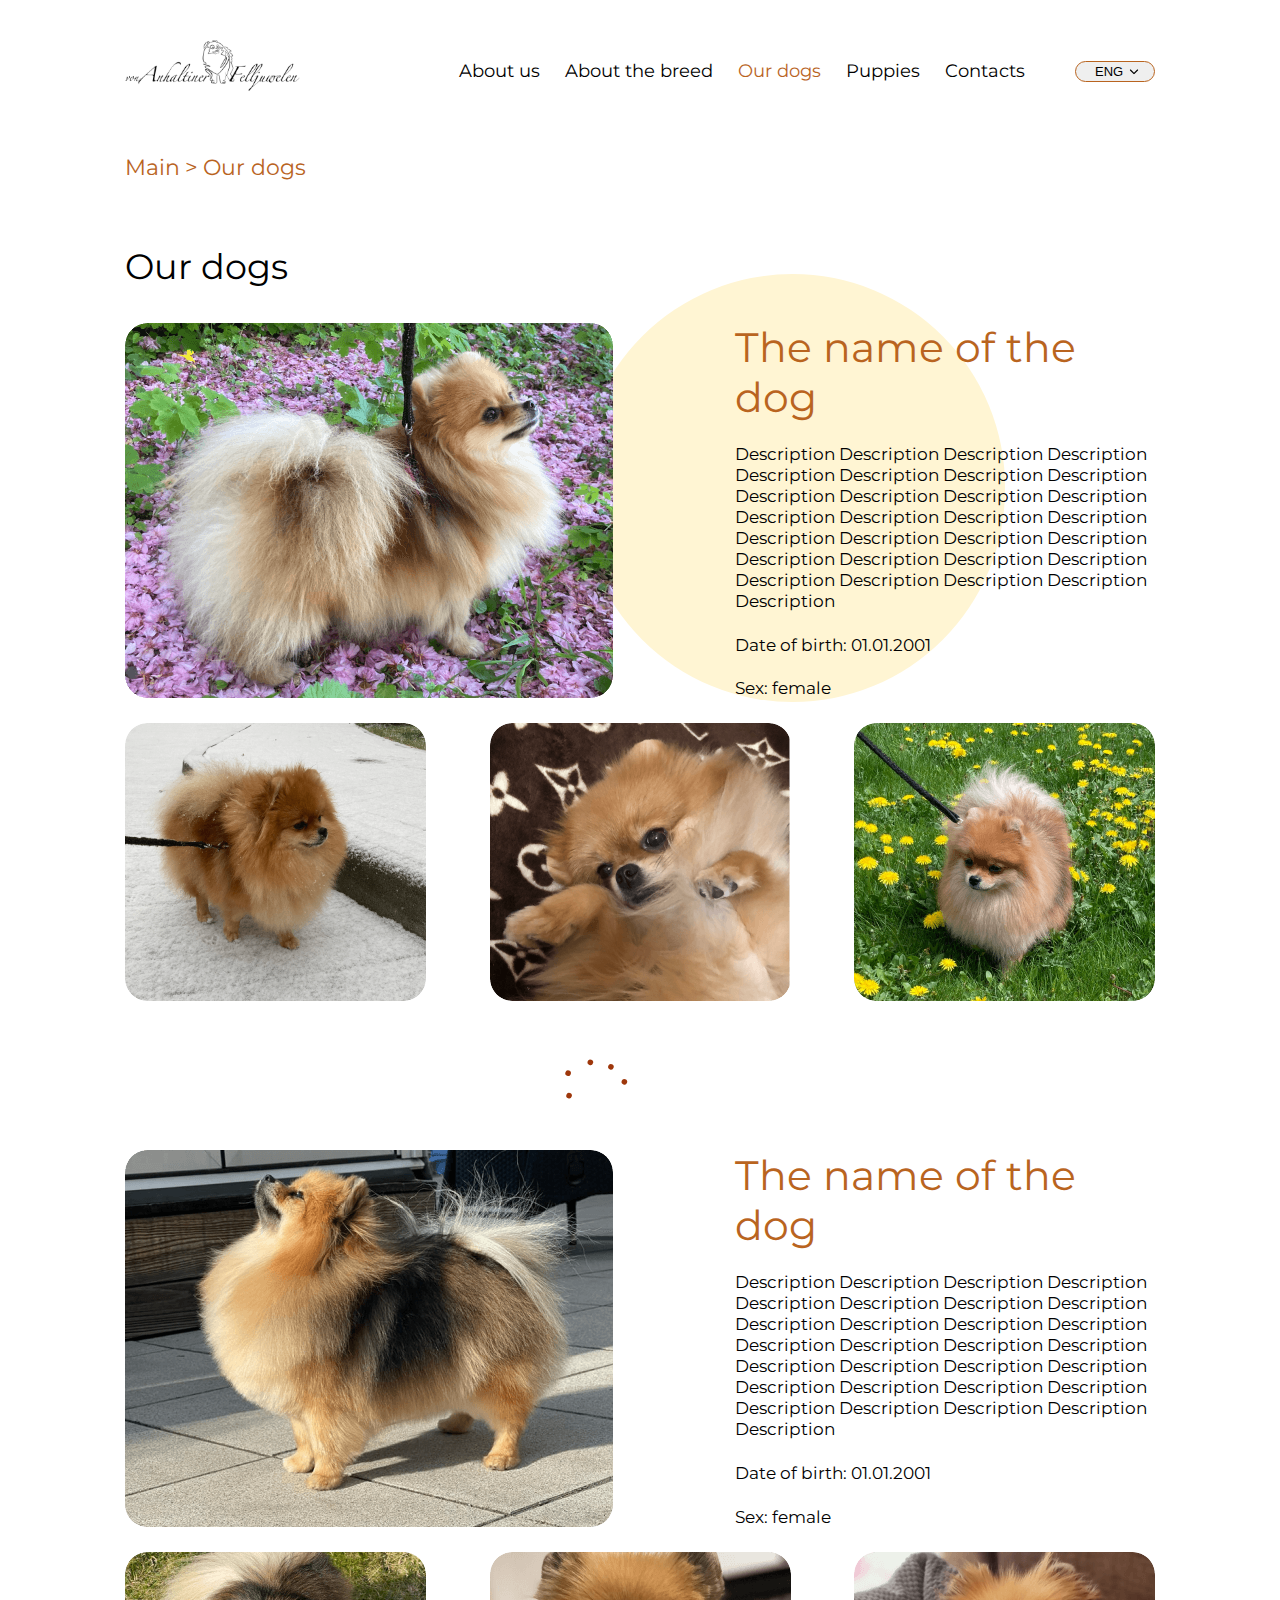
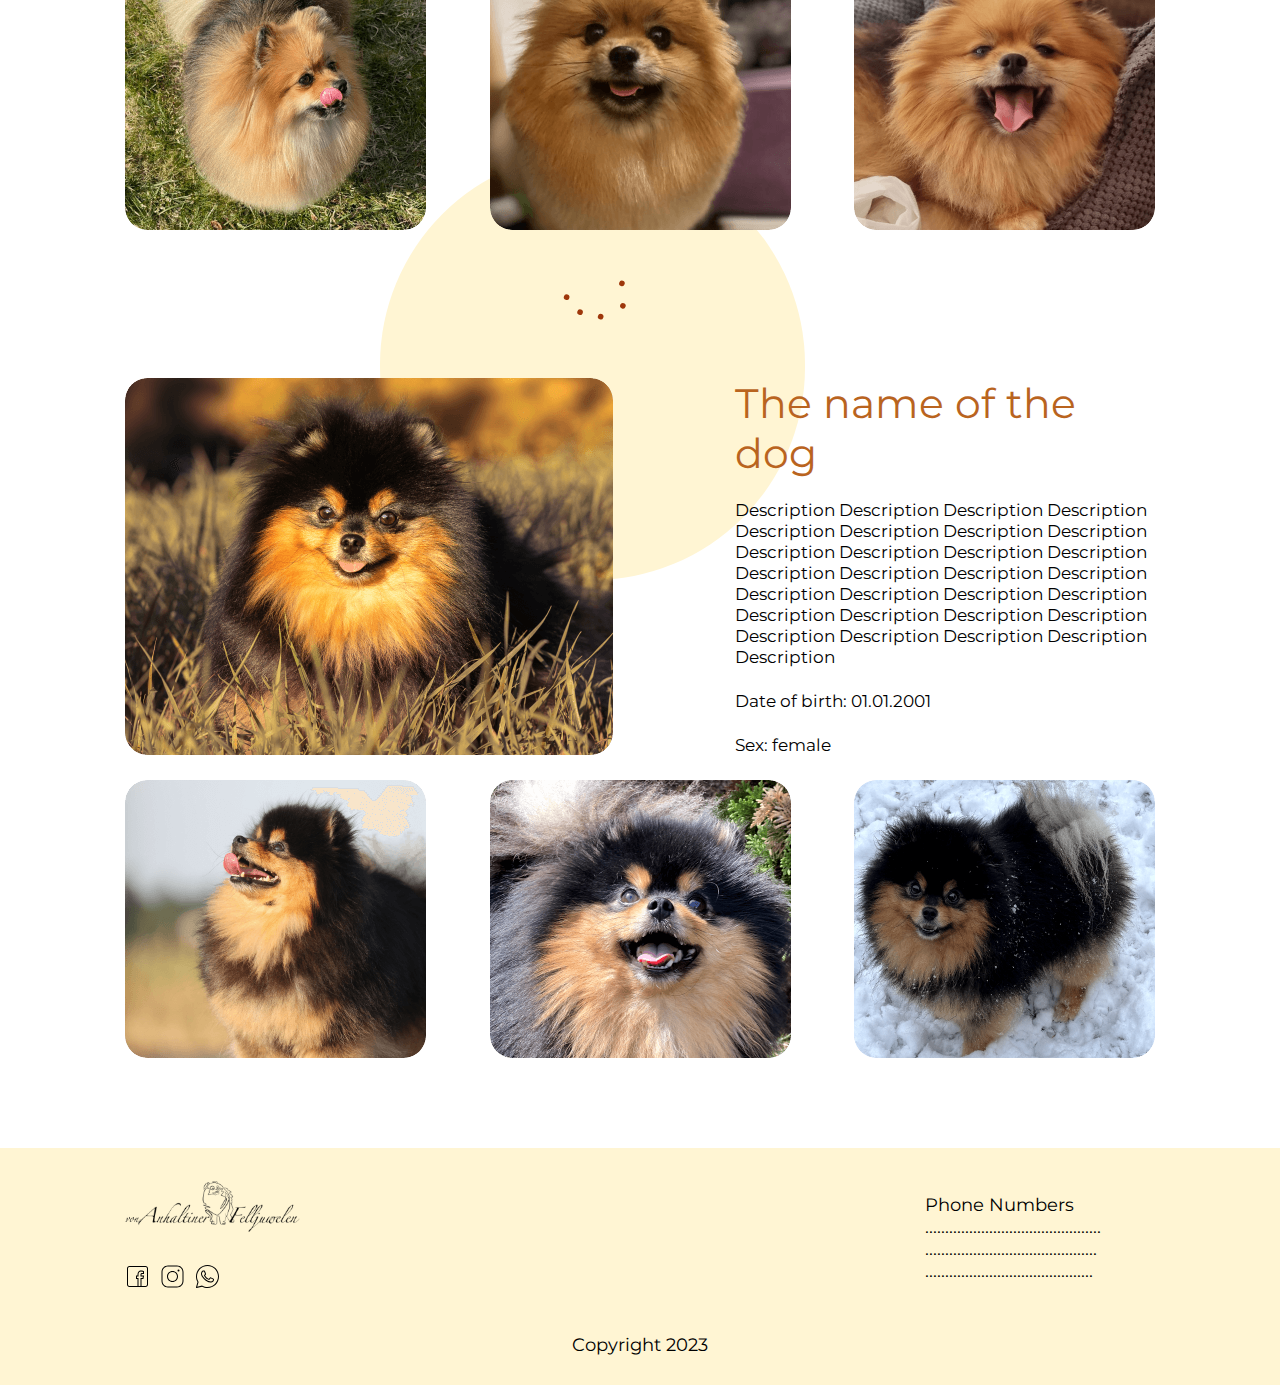
<file: ourdogs.html>
<!DOCTYPE html>
<html lang="en">

<head>
	<meta charset="UTF-8">
	<meta http-equiv="X-UA-Compatible" content="IE=edge">
	<meta name="viewport" content="width=device-width, initial-scale=1.0">
	<link rel="preconnect" href="https://fonts.googleapis.com">
	<link rel="preconnect" href="https://fonts.gstatic.com" crossorigin>
	<link href="https://fonts.googleapis.com/css2?family=Montserrat&display=swap" rel="stylesheet">
	<link rel="stylesheet" href="css/style.min.css">
	<title>Our Dogs</title>
</head>

<body>
	<div class="wrapper">

		<header class="header">
			<div class="header__container">
				<a href="index.html" class="header__logo">
					<img src="img/logo.svg" alt="Logo_Schwarz">
				</a>
				<div class="header__menu">
					<nav class="header__nav">
						<div class="header__change-lang change-lang-02">
							<div class="header__change-lang-links">
								<a href="#" class="header__change-lang-link" data-lang="ua">UKR</a>
								<a href="#" class="header__change-lang-link" data-lang="en">ENG</a>
								<a href="#" class="header__change-lang-link" data-lang="de">GER</a>
							</div>
						</div>
						<ul class="header__list">
							<li class="header__item">
								<a href="about.html" data-lang="dogs_menu-01" class="header__link">Про
									нас</a>
							</li>
							<li class="header__item">
								<a href="breed.html" data-lang="dogs_menu-02" class="header__link ">Про
									породу</a>
							</li>
							<li class="header__item">
								<a href="ourdogs.html" data-lang="dogs_menu-03" class="header__link link_active">Наші
									собаки</a>
							</li>
							<li class="header__item">
								<a href="puppies.html" data-lang="dogs_menu-04" class="header__link">Щенята</a>
							</li>
							<li class="header__item">
								<a href="contacts.html" data-lang="dogs_menu-05" class="header__link">Контакти</a>
							</li>
						</ul>
						<div class="header__select-wrapper">
							<select class="header__change-lang change-lang-01" id="langSelect">
								<option selected value="ua">UKR</option>
								<option value="en">ENG</option>
								<option value="de">GER</option>
							</select>
							<div class="change-lang-01-arrow">
								<svg width="10" height="6" viewBox="0 0 10 6" fill="none"
									xmlns="http://www.w3.org/2000/svg">
									<path
										d="M4.60225 4.99033C4.82192 5.21 5.17808 5.21 5.39775 4.99033L8.97748 1.4106C9.19715 1.19093 9.19715 0.834773 8.97748 0.615103C8.75781 0.395433 8.40165 0.395433 8.18198 0.615103L5 3.79708L1.81802 0.615102C1.59835 0.395433 1.24219 0.395433 1.02252 0.615102C0.802855 0.834772 0.802855 1.19093 1.02252 1.4106L4.60225 4.99033ZM4.4375 3.85184L4.4375 4.59258L5.5625 4.59258L5.5625 3.85184L4.4375 3.85184Z"
										fill="black" />
								</svg>
							</div>
						</div>
					</nav>
					<button type="button" class="menu__icon icon-menu"><span></span><span></span><span></span></button>
				</div>
			</div>
		</header>

		<main>
			<section class="breadcrumps">
				<div class="breadcrumps__container">
					<div class="breadcrumps__content">
						<a data-lang="dogs-breadcrumb-1" href="index.html">Головна </a>
						>
						<a data-lang="dogs-breadcrumb-2" href="ourdogs.html">Наші собаки</a>
					</div>
				</div>
			</section>
			<section class="dogs">
				<div class="dogs__container">
					<h2 data-lang="dogs_main-title" class="dogs__title title">Наші собаки</h2>
					<div class="dogs__items">
						<div class="dogs__wrapper dogs__wrapper-1">
							<div class="dogs__item item-dog">
								<div class="item-dog__main main-item-dog">
									<div data-da=".adaptive-item-dog__images-1, 479.98, 0" class="main-item-dog__image">
										<img src="img/dogs/dog-1/main-photo.jpg" alt="dog">
									</div>
									<div data-da=".adaptive-item-dog__content, 479.98, 0"
										class="main-item-dog__content">
										<h3 data-lang="dogs-name-1" class="main-item-dog__title">Ім’я собаки</h3>
										<div class="main-item-dog__text text">
											<p data-lang="dogs-desc-1">
												Опис Опис Опис Опис Опис ОписОпис Опис Опис Опис Опис Опис Опис Опис
												Опис
												Опис Опис Опис Опис Опис Опис Опис Опис Опис
												Опис Опис Опис Опис Опис Опис Опис Опис Опис Опис Опис Опис Опис Опис
											</p>
										</div>
										<div data-lang="dogs-birth-1" class="main-item-dog__birthday text">Дата
											народження: 01.01.2001</div>
										<div data-lang="dogs-sex-1" class="main-item-dog__sex text">Стать: жіноча</div>
									</div>
								</div>
								<div class="item-dog__bottom">
									<div data-da=".adaptive-item-dog__images-1, 479.98, 1" class="item-dog-image__1">
										<img src="img/dogs/dog-1/01.jpg" alt="dog">
									</div>
									<div data-da=".adaptive-item-dog__images-2, 479.98, 0" class="item-dog-image__2">
										<img src="img/dogs/dog-1/02.jpg" alt="dog">
									</div>
									<div data-da=".adaptive-item-dog__images-2, 479.98, 1" class="item-dog-image__3">
										<img src="img/dogs/dog-1/03.jpg" alt="dog">
									</div>
								</div>
							</div>
							<div class="adaptive-item-dog">
								<div class="adaptive-item-dog__images">
									<div class="adaptive-item-dog__images-1">

									</div>
									<div class="adaptive-item-dog__images-2">

									</div>
								</div>
								<div class="adaptive-item-dog__content">

								</div>
							</div>

						</div>
						<div class="dogs__wrapper dogs__wrapper-2">
							<svg class="dogs__wrapper-icon-1" width="89" height="92" viewBox="0 0 89 92" fill="none"
								xmlns="http://www.w3.org/2000/svg">
								<path
									d="M24.9915 69.6884C27.7021 80.2123 37.4355 86.5922 46.5406 83.512L61.6969 78.3848C71.9324 74.9222 76.3234 62.9593 70.7682 52.0913C64.9271 40.6867 51.4513 34.3456 40.682 37.9888C29.0023 41.9399 21.5177 56.1766 24.9915 69.6884Z"
									stroke="#9E370B" stroke-width="5.60751" stroke-linecap="round"
									stroke-linejoin="round" />
								<path
									d="M33.5986 31.1192C38.0454 29.6149 39.977 24.9992 38.3 20.0277C36.6229 15.0563 31.9722 11.6117 27.5254 13.116C23.0785 14.6203 20.5194 20.5039 22.1964 25.4754C23.8735 30.4468 29.1517 32.6235 33.5986 31.1192Z"
									stroke="#9E370B" stroke-width="5.60751" stroke-linecap="round"
									stroke-linejoin="round" />
								<path
									d="M54.4792 28.2904C57.8799 27.14 60.1966 23.3393 58.8726 19.4145C57.5486 15.4896 53.0852 12.9269 49.6846 14.0773C46.2842 15.2276 45.2341 19.6555 46.5581 23.5803C47.8821 27.5051 51.0789 29.4407 54.4792 28.2904Z"
									stroke="#9E370B" stroke-width="5.60751" stroke-linecap="round"
									stroke-linejoin="round" />
								<path
									d="M72.2534 37.8207C74.8691 36.9358 76.3624 34.3588 75.3915 31.4807C74.4205 28.6023 71.353 26.5129 68.7373 27.3978C66.1216 28.2826 64.9478 31.8068 65.9188 34.6852C66.8897 37.5633 69.6377 38.7055 72.2534 37.8207Z"
									stroke="#9E370B" stroke-width="5.60751" stroke-linecap="round"
									stroke-linejoin="round" />
								<path
									d="M16.4265 48.9699C19.8271 47.8195 20.8769 43.3917 19.5529 39.4669C18.2289 35.5421 15.0324 33.6065 11.6318 34.7569C8.23129 35.9072 5.91449 39.708 7.23849 43.6328C8.56249 47.5575 13.026 50.1203 16.4265 48.9699Z"
									stroke="#9E370B" stroke-width="5.60751" stroke-linecap="round"
									stroke-linejoin="round" />
							</svg>
							<div class="dogs__item item-dog">
								<div class="item-dog__main main-item-dog">
									<div data-da=".adaptive-item-dog-2__images-1-2, 479.98, 0"
										class="main-item-dog__image">
										<img src="img/dogs/dog-2/main-photo.jpg" alt="dog">
									</div>
									<div data-da=".adaptive-item-dog-2__content-2, 479.98, 0"
										class="main-item-dog__content">
										<h3 data-lang="dogs-name-2" class="main-item-dog__title">Ім’я собаки</h3>
										<div class="main-item-dog__text text">
											<p data-lang="dogs-desc-2">
												Опис Опис Опис Опис Опис ОписОпис Опис Опис Опис Опис Опис Опис Опис
												Опис
												Опис Опис Опис Опис Опис Опис Опис Опис Опис
												Опис Опис Опис Опис Опис Опис Опис Опис Опис Опис Опис Опис Опис Опис
											</p>
										</div>
										<div data-lang="dogs-birth-2" class="main-item-dog__birthday text">Дата
											народження: 01.01.2001</div>
										<div data-lang="dogs-sex-2" class="main-item-dog__sex text">Стать: жіноча</div>
									</div>
								</div>
								<div class="item-dog__bottom">
									<div data-da=".adaptive-item-dog-2__images-1-2, 479.98, 1"
										class="item-dog-image__1">
										<img src="img/dogs/dog-2/01.jpg" alt="dog">
									</div>
									<div data-da=".adaptive-item-dog-2__images-2-2, 479.98, 0"
										class="item-dog-image__2">
										<img src="img/dogs/dog-2/02.jpg" alt="dog">
									</div>
									<div data-da=".adaptive-item-dog-2__images-2-2, 479.98, 1"
										class="item-dog-image__3">
										<img src="img/dogs/dog-2/03.jpg" alt="dog">
									</div>
								</div>
							</div>
							<div class="adaptive-item-dog-2">
								<div class="adaptive-item-dog-2__images-2">
									<div class="adaptive-item-dog-2__images-1-2">

									</div>
									<div class="adaptive-item-dog-2__images-2-2">

									</div>
								</div>
								<div class="adaptive-item-dog-2__content-2">

								</div>
							</div>
							<svg class="dogs__wrapper-icon-2" width="89" height="92" viewBox="0 0 89 92" fill="none"
								xmlns="http://www.w3.org/2000/svg">
								<path
									d="M24.9915 69.6884C27.7021 80.2123 37.4355 86.5922 46.5406 83.512L61.6969 78.3848C71.9324 74.9222 76.3234 62.9593 70.7682 52.0913C64.9271 40.6867 51.4513 34.3456 40.682 37.9888C29.0023 41.9399 21.5177 56.1766 24.9915 69.6884Z"
									stroke="#9E370B" stroke-width="5.60751" stroke-linecap="round"
									stroke-linejoin="round" />
								<path
									d="M33.5986 31.1192C38.0454 29.6149 39.977 24.9992 38.3 20.0277C36.6229 15.0563 31.9722 11.6117 27.5254 13.116C23.0785 14.6203 20.5194 20.5039 22.1964 25.4754C23.8735 30.4468 29.1517 32.6235 33.5986 31.1192Z"
									stroke="#9E370B" stroke-width="5.60751" stroke-linecap="round"
									stroke-linejoin="round" />
								<path
									d="M54.4792 28.2904C57.8799 27.14 60.1966 23.3393 58.8726 19.4145C57.5486 15.4896 53.0852 12.9269 49.6846 14.0773C46.2842 15.2276 45.2341 19.6555 46.5581 23.5803C47.8821 27.5051 51.0789 29.4407 54.4792 28.2904Z"
									stroke="#9E370B" stroke-width="5.60751" stroke-linecap="round"
									stroke-linejoin="round" />
								<path
									d="M72.2534 37.8207C74.8691 36.9358 76.3624 34.3588 75.3915 31.4807C74.4205 28.6023 71.353 26.5129 68.7373 27.3978C66.1216 28.2826 64.9478 31.8068 65.9188 34.6852C66.8897 37.5633 69.6377 38.7055 72.2534 37.8207Z"
									stroke="#9E370B" stroke-width="5.60751" stroke-linecap="round"
									stroke-linejoin="round" />
								<path
									d="M16.4265 48.9699C19.8271 47.8195 20.8769 43.3917 19.5529 39.4669C18.2289 35.5421 15.0324 33.6065 11.6318 34.7569C8.23129 35.9072 5.91449 39.708 7.23849 43.6328C8.56249 47.5575 13.026 50.1203 16.4265 48.9699Z"
									stroke="#9E370B" stroke-width="5.60751" stroke-linecap="round"
									stroke-linejoin="round" />
							</svg>
						</div>
						<div class="dogs__wrapper">
							<div class="dogs__item item-dog">
								<div class="item-dog__main main-item-dog">
									<div data-da=".adaptive-item-dog-3__images-1-3, 479.98, 0"
										class="main-item-dog__image">
										<img src="img/dogs/dog-3/main-photo.jpg" alt="dog">
									</div>
									<div data-da=".adaptive-item-dog-3__content-3, 479.98, 0"
										class="main-item-dog__content">
										<h3 data-lang="dogs-name-3" class="main-item-dog__title">Ім’я собаки</h3>
										<div class="main-item-dog__text text">
											<p data-lang="dogs-desc-3">
												Опис Опис Опис Опис Опис ОписОпис Опис Опис Опис Опис Опис Опис Опис
												Опис
												Опис Опис Опис Опис Опис Опис Опис Опис Опис
												Опис Опис Опис Опис Опис Опис Опис Опис Опис Опис Опис Опис Опис Опис
											</p>
										</div>
										<div data-lang="dogs-birth-3" class="main-item-dog__birthday text">Дата
											народження: 01.01.2001</div>
										<div data-lang="dogs-sex-3" class="main-item-dog__sex text">Стать: жіноча</div>
									</div>
								</div>
								<div class="item-dog__bottom">
									<div data-da=".adaptive-item-dog-3__images-1-3, 479.98, 1"
										class="item-dog-image__1">
										<img src="img/dogs/dog-3/01.jpg" alt="dog">
									</div>
									<div data-da=".adaptive-item-dog-3__images-2-3, 479.98, 0"
										class="item-dog-image__2">
										<img src="img/dogs/dog-3/02.jpg" alt="dog">
									</div>
									<div data-da=".adaptive-item-dog-3__images-2-3, 479.98, 1"
										class="item-dog-image__3">
										<img src="img/dogs/dog-3/03.jpg" alt="dog">
									</div>
								</div>
							</div>
							<div class="adaptive-item-dog-3">
								<div class="adaptive-item-dog-3__images-3">
									<div class="adaptive-item-dog-3__images-1-3">

									</div>
									<div class="adaptive-item-dog-3__images-2-3">

									</div>
								</div>
								<div class="adaptive-item-dog-3__content-3">

								</div>
							</div>
						</div>
					</div>
				</div>
			</section>
		</main>
		<footer class="footer">
	<div class="footer__container">
		<div class="footer__top">
			<div class="footer__main">
				<a href="/../" class="footer__logo">
					<img src="img/logo.svg" alt="logo">
				</a>
				<div data-da=".footer__top, 767.98, 1" class="footer__socials">
					<a href="#" class="footer__social social-footer">
						<svg xmlns="http://www.w3.org/2000/svg" viewBox="0 0 50 50" width="25" height="25">
							<path
								d="M 9 4 C 6.2504839 4 4 6.2504839 4 9 L 4 41 C 4 43.749516 6.2504839 46 9 46 L 25.832031 46 A 1.0001 1.0001 0 0 0 26.158203 46 L 31.832031 46 A 1.0001 1.0001 0 0 0 32.158203 46 L 41 46 C 43.749516 46 46 43.749516 46 41 L 46 9 C 46 6.2504839 43.749516 4 41 4 L 9 4 z M 9 6 L 41 6 C 42.668484 6 44 7.3315161 44 9 L 44 41 C 44 42.668484 42.668484 44 41 44 L 33 44 L 33 30 L 36.820312 30 L 38.220703 23 L 33 23 L 33 21 C 33 20.442508 33.05305 20.398929 33.240234 20.277344 C 33.427419 20.155758 34.005822 20 35 20 L 38 20 L 38 14.369141 L 37.429688 14.097656 C 37.429688 14.097656 35.132647 13 32 13 C 29.75 13 27.901588 13.896453 26.71875 15.375 C 25.535912 16.853547 25 18.833333 25 21 L 25 23 L 22 23 L 22 30 L 25 30 L 25 44 L 9 44 C 7.3315161 44 6 42.668484 6 41 L 6 9 C 6 7.3315161 7.3315161 6 9 6 z M 32 15 C 34.079062 15 35.38736 15.458455 36 15.701172 L 36 18 L 35 18 C 33.849178 18 32.926956 18.0952 32.150391 18.599609 C 31.373826 19.104024 31 20.061492 31 21 L 31 25 L 35.779297 25 L 35.179688 28 L 31 28 L 31 44 L 27 44 L 27 28 L 24 28 L 24 25 L 27 25 L 27 21 C 27 19.166667 27.464088 17.646453 28.28125 16.625 C 29.098412 15.603547 30.25 15 32 15 z" />
						</svg>
					</a>
					<a href="#" class="footer__social social-footer">
						<svg xmlns="http://www.w3.org/2000/svg" viewBox="0 0 50 50" width="25" height="25">
							<path
								d="M 16 3 C 8.8324839 3 3 8.8324839 3 16 L 3 34 C 3 41.167516 8.8324839 47 16 47 L 34 47 C 41.167516 47 47 41.167516 47 34 L 47 16 C 47 8.8324839 41.167516 3 34 3 L 16 3 z M 16 5 L 34 5 C 40.086484 5 45 9.9135161 45 16 L 45 34 C 45 40.086484 40.086484 45 34 45 L 16 45 C 9.9135161 45 5 40.086484 5 34 L 5 16 C 5 9.9135161 9.9135161 5 16 5 z M 37 11 A 2 2 0 0 0 35 13 A 2 2 0 0 0 37 15 A 2 2 0 0 0 39 13 A 2 2 0 0 0 37 11 z M 25 14 C 18.936712 14 14 18.936712 14 25 C 14 31.063288 18.936712 36 25 36 C 31.063288 36 36 31.063288 36 25 C 36 18.936712 31.063288 14 25 14 z M 25 16 C 29.982407 16 34 20.017593 34 25 C 34 29.982407 29.982407 34 25 34 C 20.017593 34 16 29.982407 16 25 C 16 20.017593 20.017593 16 25 16 z" />
						</svg>
					</a>
					<a href="#" class="footer__social social-footer">
						<svg xmlns="http://www.w3.org/2000/svg" viewBox="0 0 50 50" width="25" height="25">
							<path
								d="M 25 2 C 12.309534 2 2 12.309534 2 25 C 2 29.079097 3.1186875 32.88588 4.984375 36.208984 L 2.0371094 46.730469 A 1.0001 1.0001 0 0 0 3.2402344 47.970703 L 14.210938 45.251953 C 17.434629 46.972929 21.092591 48 25 48 C 37.690466 48 48 37.690466 48 25 C 48 12.309534 37.690466 2 25 2 z M 25 4 C 36.609534 4 46 13.390466 46 25 C 46 36.609534 36.609534 46 25 46 C 21.278025 46 17.792121 45.029635 14.761719 43.333984 A 1.0001 1.0001 0 0 0 14.033203 43.236328 L 4.4257812 45.617188 L 7.0019531 36.425781 A 1.0001 1.0001 0 0 0 6.9023438 35.646484 C 5.0606869 32.523592 4 28.890107 4 25 C 4 13.390466 13.390466 4 25 4 z M 16.642578 13 C 16.001539 13 15.086045 13.23849 14.333984 14.048828 C 13.882268 14.535548 12 16.369511 12 19.59375 C 12 22.955271 14.331391 25.855848 14.613281 26.228516 L 14.615234 26.228516 L 14.615234 26.230469 C 14.588494 26.195329 14.973031 26.752191 15.486328 27.419922 C 15.999626 28.087653 16.717405 28.96464 17.619141 29.914062 C 19.422612 31.812909 21.958282 34.007419 25.105469 35.349609 C 26.554789 35.966779 27.698179 36.339417 28.564453 36.611328 C 30.169845 37.115426 31.632073 37.038799 32.730469 36.876953 C 33.55263 36.755876 34.456878 36.361114 35.351562 35.794922 C 36.246248 35.22873 37.12309 34.524722 37.509766 33.455078 C 37.786772 32.688244 37.927591 31.979598 37.978516 31.396484 C 38.003976 31.104927 38.007211 30.847602 37.988281 30.609375 C 37.969311 30.371148 37.989581 30.188664 37.767578 29.824219 C 37.302009 29.059804 36.774753 29.039853 36.224609 28.767578 C 35.918939 28.616297 35.048661 28.191329 34.175781 27.775391 C 33.303883 27.35992 32.54892 26.991953 32.083984 26.826172 C 31.790239 26.720488 31.431556 26.568352 30.914062 26.626953 C 30.396569 26.685553 29.88546 27.058933 29.587891 27.5 C 29.305837 27.918069 28.170387 29.258349 27.824219 29.652344 C 27.819619 29.649544 27.849659 29.663383 27.712891 29.595703 C 27.284761 29.383815 26.761157 29.203652 25.986328 28.794922 C 25.2115 28.386192 24.242255 27.782635 23.181641 26.847656 L 23.181641 26.845703 C 21.603029 25.455949 20.497272 23.711106 20.148438 23.125 C 20.171937 23.09704 20.145643 23.130901 20.195312 23.082031 L 20.197266 23.080078 C 20.553781 22.728924 20.869739 22.309521 21.136719 22.001953 C 21.515257 21.565866 21.68231 21.181437 21.863281 20.822266 C 22.223954 20.10644 22.02313 19.318742 21.814453 18.904297 L 21.814453 18.902344 C 21.828863 18.931014 21.701572 18.650157 21.564453 18.326172 C 21.426943 18.001263 21.251663 17.580039 21.064453 17.130859 C 20.690033 16.232501 20.272027 15.224912 20.023438 14.634766 L 20.023438 14.632812 C 19.730591 13.937684 19.334395 13.436908 18.816406 13.195312 C 18.298417 12.953717 17.840778 13.022402 17.822266 13.021484 L 17.820312 13.021484 C 17.450668 13.004432 17.045038 13 16.642578 13 z M 16.642578 15 C 17.028118 15 17.408214 15.004701 17.726562 15.019531 C 18.054056 15.035851 18.033687 15.037192 17.970703 15.007812 C 17.906713 14.977972 17.993533 14.968282 18.179688 15.410156 C 18.423098 15.98801 18.84317 16.999249 19.21875 17.900391 C 19.40654 18.350961 19.582292 18.773816 19.722656 19.105469 C 19.863021 19.437122 19.939077 19.622295 20.027344 19.798828 L 20.027344 19.800781 L 20.029297 19.802734 C 20.115837 19.973483 20.108185 19.864164 20.078125 19.923828 C 19.867096 20.342656 19.838461 20.445493 19.625 20.691406 C 19.29998 21.065838 18.968453 21.483404 18.792969 21.65625 C 18.639439 21.80707 18.36242 22.042032 18.189453 22.501953 C 18.016221 22.962578 18.097073 23.59457 18.375 24.066406 C 18.745032 24.6946 19.964406 26.679307 21.859375 28.347656 C 23.05276 29.399678 24.164563 30.095933 25.052734 30.564453 C 25.940906 31.032973 26.664301 31.306607 26.826172 31.386719 C 27.210549 31.576953 27.630655 31.72467 28.119141 31.666016 C 28.607627 31.607366 29.02878 31.310979 29.296875 31.007812 L 29.298828 31.005859 C 29.655629 30.601347 30.715848 29.390728 31.224609 28.644531 C 31.246169 28.652131 31.239109 28.646231 31.408203 28.707031 L 31.408203 28.708984 L 31.410156 28.708984 C 31.487356 28.736474 32.454286 29.169267 33.316406 29.580078 C 34.178526 29.990889 35.053561 30.417875 35.337891 30.558594 C 35.748225 30.761674 35.942113 30.893881 35.992188 30.894531 C 35.995572 30.982516 35.998992 31.07786 35.986328 31.222656 C 35.951258 31.624292 35.8439 32.180225 35.628906 32.775391 C 35.523582 33.066746 34.975018 33.667661 34.283203 34.105469 C 33.591388 34.543277 32.749338 34.852514 32.4375 34.898438 C 31.499896 35.036591 30.386672 35.087027 29.164062 34.703125 C 28.316336 34.437036 27.259305 34.092596 25.890625 33.509766 C 23.114812 32.325956 20.755591 30.311513 19.070312 28.537109 C 18.227674 27.649908 17.552562 26.824019 17.072266 26.199219 C 16.592866 25.575584 16.383528 25.251054 16.208984 25.021484 L 16.207031 25.019531 C 15.897202 24.609805 14 21.970851 14 19.59375 C 14 17.077989 15.168497 16.091436 15.800781 15.410156 C 16.132721 15.052495 16.495617 15 16.642578 15 z" />
						</svg>
					</a>
				</div>
			</div>
			<div class="footer__contacts contacts-footer">
				<h4 class="contacts-footer__title">Phone Numbers</h4>
				<ul class="contacts-footer__list">
					<li class="contacts-footer__item">
						............................................
						...........................................
						..........................................
					</li>
				</ul>
			</div>
		</div>
		<div class="footer__bottom">
			<div class="footer__copyright">
				Copyright 2023
			</div>
		</div>
	</div>
</footer>
	</div>
	<script defer src="js/app.min.js"></script>
</body>

</html>
</file>
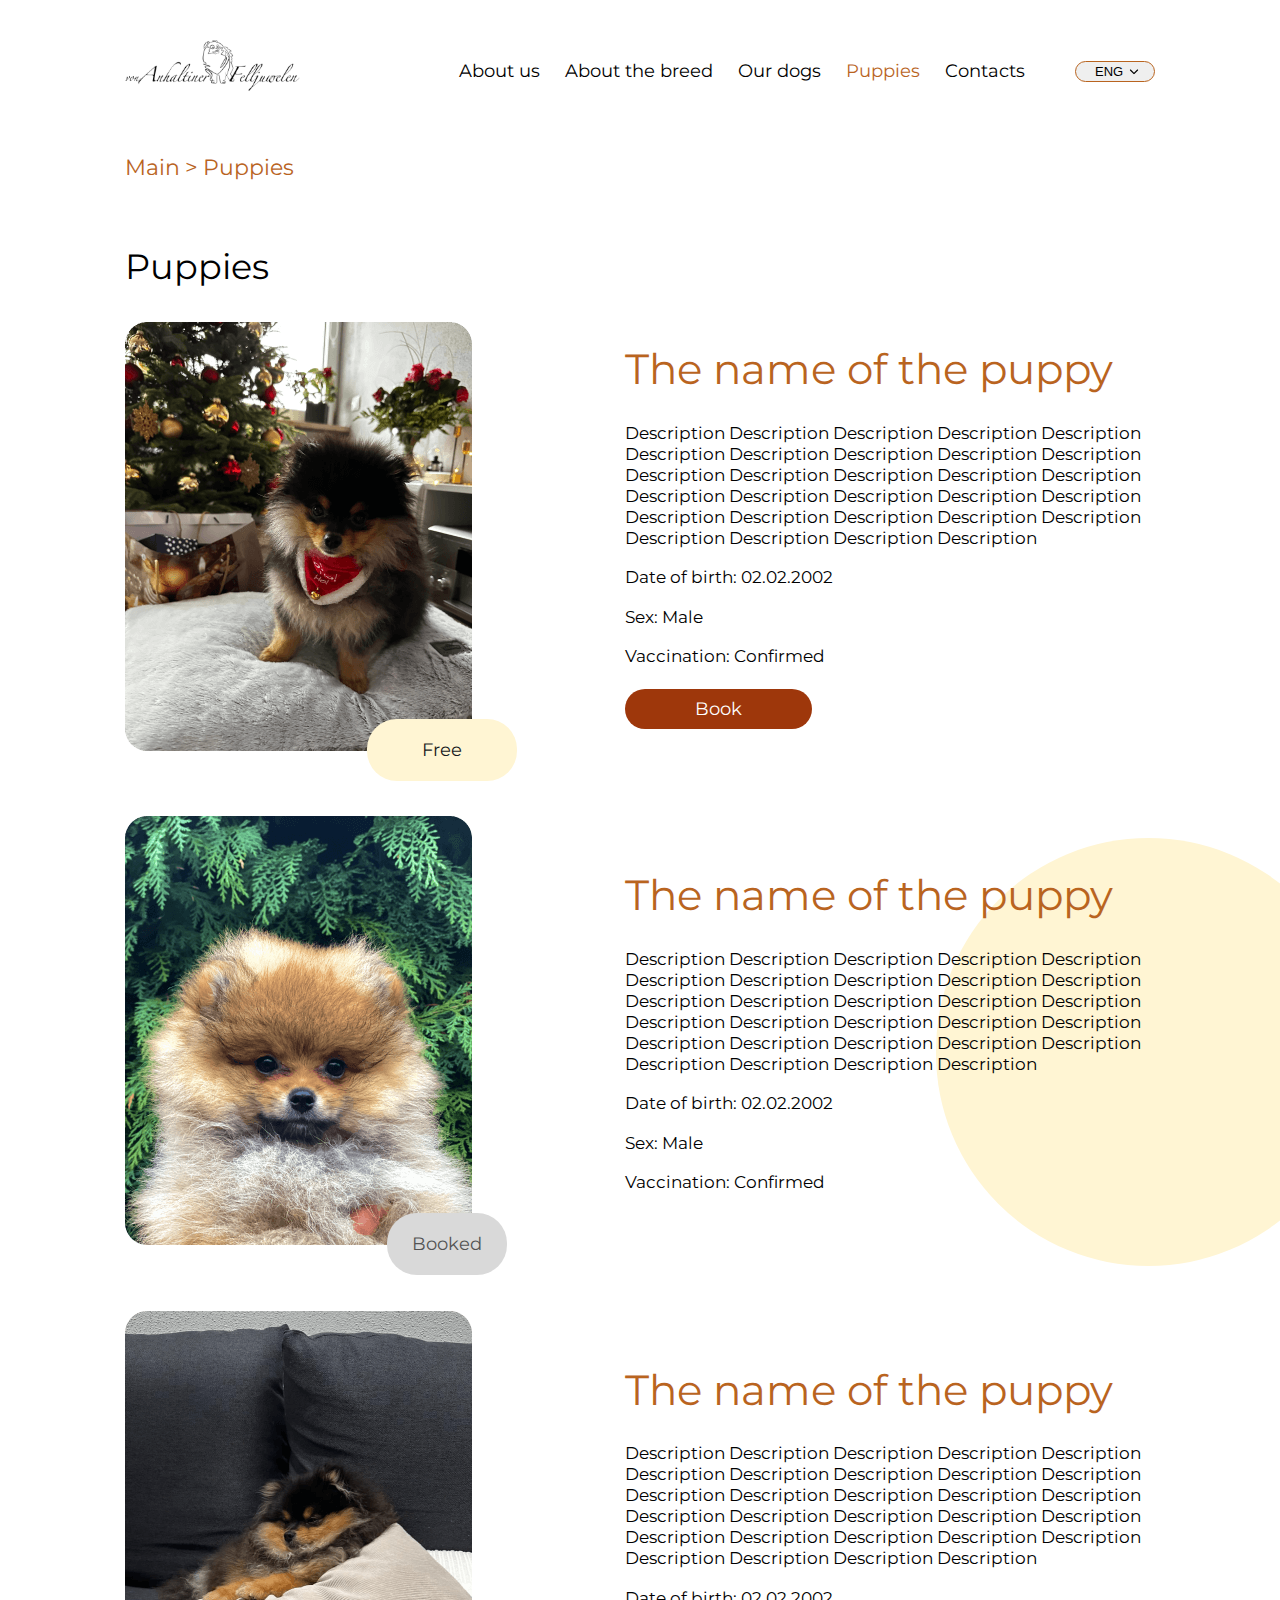
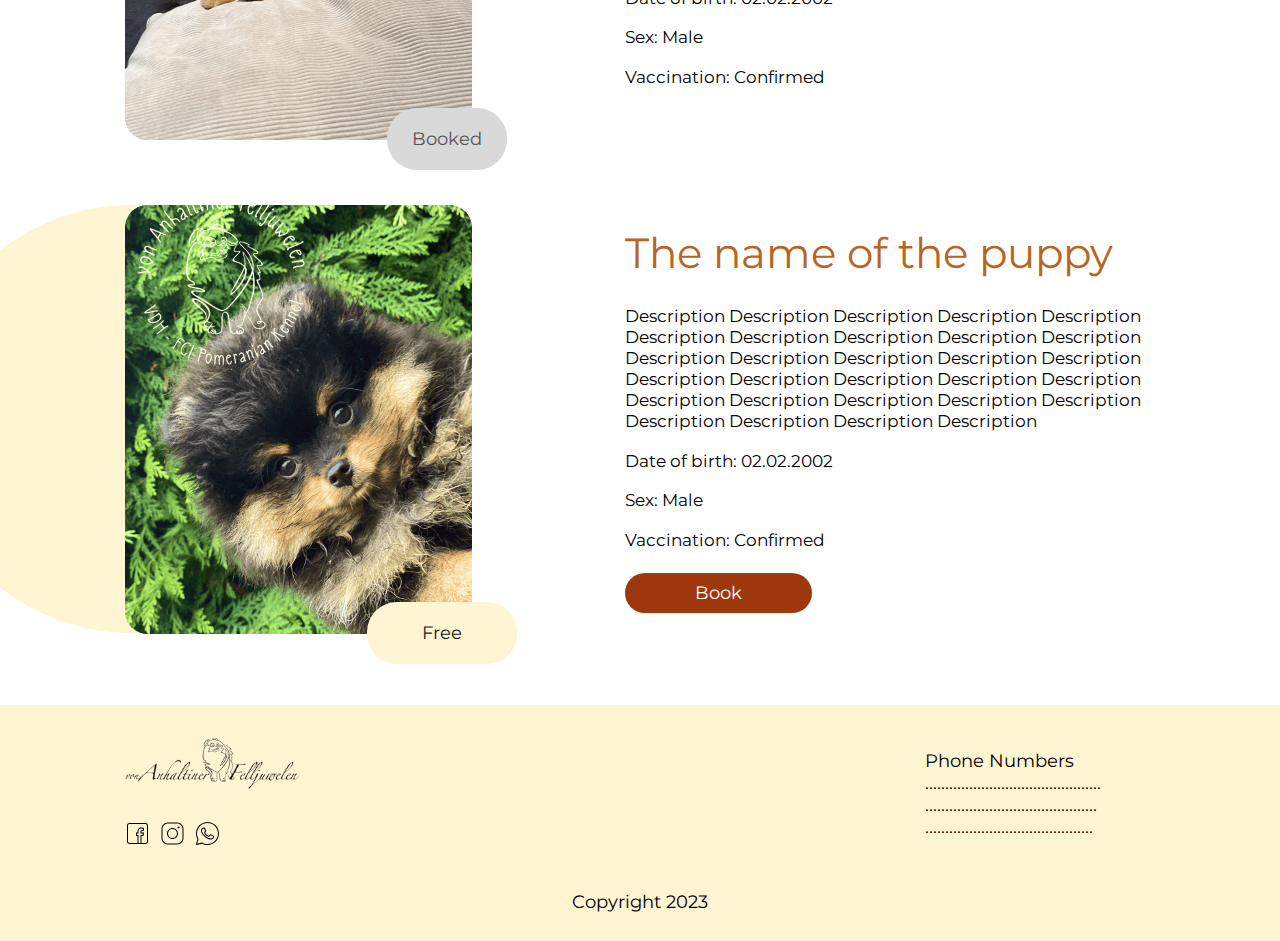
<file: puppies.html>
<!DOCTYPE html>
<html lang="en">

<head>
	<meta charset="UTF-8">
	<meta http-equiv="X-UA-Compatible" content="IE=edge">
	<meta name="viewport" content="width=device-width, initial-scale=1.0">
	<link rel="preconnect" href="https://fonts.googleapis.com">
	<link rel="preconnect" href="https://fonts.gstatic.com" crossorigin>
	<link href="https://fonts.googleapis.com/css2?family=Montserrat&display=swap" rel="stylesheet">
	<link rel="stylesheet" href="css/style.min.css">
	<title>Puppies</title>
</head>

<body>
	<div class="wrapper">

		<header class="header">
			<div class="header__container">
				<a href="index.html" class="header__logo">
					<img src="img/logo.svg" alt="Logo_Schwarz">
				</a>
				<div class="header__menu">
					<nav class="header__nav">
						<div class="header__change-lang change-lang-02">
							<div class="header__change-lang-links">
								<a href="#" class="header__change-lang-link" data-lang="ua">UKR</a>
								<a href="#" class="header__change-lang-link" data-lang="en">ENG</a>
								<a href="#" class="header__change-lang-link" data-lang="de">GER</a>
							</div>
						</div>
						<ul class="header__list">
							<li class="header__item">
								<a href="about.html" data-lang="puppies_menu-01" class="header__link">Про
									нас</a>
							</li>
							<li class="header__item">
								<a href="breed.html" data-lang="puppies_menu-02" class="header__link ">Про
									породу</a>
							</li>
							<li class="header__item">
								<a href="ourdogs.html" data-lang="puppies_menu-03" class="header__link">Наші
									собаки</a>
							</li>
							<li class="header__item">
								<a href="puppies.html" data-lang="puppies_menu-04"
									class="header__link link_active">Щенята</a>
							</li>
							<li class="header__item">
								<a href="contacts.html" data-lang="puppies_menu-05" class="header__link">Контакти</a>
							</li>
						</ul>
						<div class="header__select-wrapper">
							<select class="header__change-lang change-lang-01" id="langSelect">
								<option selected value="ua">UKR</option>
								<option value="en">ENG</option>
								<option value="de">GER</option>
							</select>
							<div class="change-lang-01-arrow">
								<svg width="10" height="6" viewBox="0 0 10 6" fill="none"
									xmlns="http://www.w3.org/2000/svg">
									<path
										d="M4.60225 4.99033C4.82192 5.21 5.17808 5.21 5.39775 4.99033L8.97748 1.4106C9.19715 1.19093 9.19715 0.834773 8.97748 0.615103C8.75781 0.395433 8.40165 0.395433 8.18198 0.615103L5 3.79708L1.81802 0.615102C1.59835 0.395433 1.24219 0.395433 1.02252 0.615102C0.802855 0.834772 0.802855 1.19093 1.02252 1.4106L4.60225 4.99033ZM4.4375 3.85184L4.4375 4.59258L5.5625 4.59258L5.5625 3.85184L4.4375 3.85184Z"
										fill="black" />
								</svg>
							</div>
						</div>
					</nav>
					<button type="button" class="menu__icon icon-menu"><span></span><span></span><span></span></button>
				</div>
			</div>
		</header>

		<main>
			<section class="breadcrumps">
				<div class="breadcrumps__container">
					<div class="breadcrumps__content">
						<a data-lang="puppies-breadcrumb-1" href="index.html">Головна </a>
						>
						<a data-lang="puppies-breadcrumb-2" href="puppies.html">Щенята</a>
					</div>
				</div>
			</section>
			<section class="puppies-page">
				<div class="puppies-page__container">
					<h2 data-lang="puppies_main-title" class="puppies-page__title title">Щенята</h2>
					<div class="puppies-page__items">
						<div class="puppies-page__item item-puppy">
							<div class="item-puppy__content">
								<h3 data-lang="puppies-name-1" class="item-puppy__title">Ім’я щеня</h3>
								<div class="item-puppy__text text">
									<p data-lang="puppies-desc-1">
										Опис Опис Опис Опис Опис ОписОпис Опис Опис Опис Опис Опис Опис Опис Опис Опис
										Опис Опис Опис Опис Опис Опис Опис Опис
										Опис Опис Опис Опис Опис Опис Опис Опис Опис Опис Опис Опис Опис Опис
									</p>
								</div>
								<div data-lang="puppies-birth-1" class="item-puppy__birthday text">Дата народження:
									02.02.2002</div>
								<div data-lang="puppies-sex-1" class="item-puppy__sex text">Стать: Чоловіча</div>
								<div data-lang="puppies-vaccination-1" class="item-puppy__vaccination text">Вакцинація:
									Є</div>
								<button data-lang="puppies-button-1" type="button"
									class="item-puppy__button puppy-popup-button button">Забронювати</button>
							</div>
							<div class="item-puppy__picture">
								<div class="item-puppy__image"><img src="img/puppy-page/01.jpg" alt="puppy-1"></div>
								<div data-lang="puppies-free" class="free-puppy">
									Вільний
								</div>
							</div>
						</div>
						<div class="puppies-page__item item-puppy item-puppy-02">
							<div class="item-puppy__content">
								<h3 data-lang="puppies-name-2" class="item-puppy__title">Ім’я щеня</h3>
								<div class="item-puppy__text text">
									<p data-lang="puppies-desc-2">
										Опис Опис Опис Опис Опис ОписОпис Опис Опис Опис Опис Опис Опис Опис Опис Опис
										Опис Опис Опис Опис Опис Опис Опис Опис
										Опис Опис Опис Опис Опис Опис Опис Опис Опис Опис Опис Опис Опис Опис
									</p>
								</div>
								<div data-lang="puppies-birth-2" class="item-puppy__birthday text">Дата народження:
									02.02.2002</div>
								<div data-lang="puppies-sex-2" class="item-puppy__sex text">Стать: Чоловіча</div>
								<div data-lang="puppies-vaccination-2" class="item-puppy__vaccination text">Вакцинація:
									Є</div>
							</div>
							<div class="item-puppy__picture">
								<div class="item-puppy__image"><img src="img/puppy-page/02.jpg" alt="puppy-2"></div>
								<div data-lang="puppies-booked" class="booked-puppy">
									Заброньований
								</div>
							</div>
						</div>
						<div class="puppies-page__item item-puppy">
							<div class="item-puppy__content">
								<h3 data-lang="puppies-name-3" class="item-puppy__title">Ім’я щеня</h3>
								<div class="item-puppy__text text">
									<p data-lang="puppies-desc-3">
										Опис Опис Опис Опис Опис ОписОпис Опис Опис Опис Опис Опис Опис Опис Опис Опис
										Опис Опис Опис Опис Опис Опис Опис Опис
										Опис Опис Опис Опис Опис Опис Опис Опис Опис Опис Опис Опис Опис Опис
									</p>
								</div>
								<div data-lang="puppies-birth-3" class="item-puppy__birthday text">Дата народження:
									02.02.2002</div>
								<div data-lang="puppies-sex-3" class="item-puppy__sex text">Стать: Чоловіча</div>
								<div data-lang="puppies-vaccination-3" class="item-puppy__vaccination text">Вакцинація:
									Є</div>
							</div>
							<div class="item-puppy__picture">
								<div class="item-puppy__image"><img src="img/puppy-page/03.jpg" alt="puppy-3"></div>
								<div data-lang="puppies-booked" class="booked-puppy">
									Заброньований
								</div>
							</div>
						</div>
						<div class="puppies-page__item item-puppy item-puppy-04">
							<div class="item-puppy__content">
								<h3 data-lang="puppies-name-4" class="item-puppy__title">Ім’я щеня</h3>
								<div class="item-puppy__text text">
									<p data-lang="puppies-desc-4">
										Опис Опис Опис Опис Опис ОписОпис Опис Опис Опис Опис Опис Опис Опис Опис Опис
										Опис Опис Опис Опис Опис Опис Опис Опис
										Опис Опис Опис Опис Опис Опис Опис Опис Опис Опис Опис Опис Опис Опис
									</p>
								</div>
								<div data-lang="puppies-birth-4" class="item-puppy__birthday text">Дата народження:
									02.02.2002</div>
								<div data-lang="puppies-sex-4" class="item-puppy__sex text">Стать: Чоловіча</div>
								<div data-lang="puppies-vaccination-4" class="item-puppy__vaccination text">Вакцинація:
									Є</div>
								<button data-lang="puppies-button-4" type="button"
									class="item-puppy__button puppy-popup-button button">Забронювати</button>
							</div>
							<div class="item-puppy__picture">
								<div class="item-puppy__image"><img src="img/puppy-page/04.jpg" alt="puppy-4"></div>
								<div data-lang="puppies-free" class="free-puppy">
									Вільний
								</div>
							</div>
						</div>
					</div>
				</div>
			</section>
		</main>
		<footer class="footer">
	<div class="footer__container">
		<div class="footer__top">
			<div class="footer__main">
				<a href="/../" class="footer__logo">
					<img src="img/logo.svg" alt="logo">
				</a>
				<div data-da=".footer__top, 767.98, 1" class="footer__socials">
					<a href="#" class="footer__social social-footer">
						<svg xmlns="http://www.w3.org/2000/svg" viewBox="0 0 50 50" width="25" height="25">
							<path
								d="M 9 4 C 6.2504839 4 4 6.2504839 4 9 L 4 41 C 4 43.749516 6.2504839 46 9 46 L 25.832031 46 A 1.0001 1.0001 0 0 0 26.158203 46 L 31.832031 46 A 1.0001 1.0001 0 0 0 32.158203 46 L 41 46 C 43.749516 46 46 43.749516 46 41 L 46 9 C 46 6.2504839 43.749516 4 41 4 L 9 4 z M 9 6 L 41 6 C 42.668484 6 44 7.3315161 44 9 L 44 41 C 44 42.668484 42.668484 44 41 44 L 33 44 L 33 30 L 36.820312 30 L 38.220703 23 L 33 23 L 33 21 C 33 20.442508 33.05305 20.398929 33.240234 20.277344 C 33.427419 20.155758 34.005822 20 35 20 L 38 20 L 38 14.369141 L 37.429688 14.097656 C 37.429688 14.097656 35.132647 13 32 13 C 29.75 13 27.901588 13.896453 26.71875 15.375 C 25.535912 16.853547 25 18.833333 25 21 L 25 23 L 22 23 L 22 30 L 25 30 L 25 44 L 9 44 C 7.3315161 44 6 42.668484 6 41 L 6 9 C 6 7.3315161 7.3315161 6 9 6 z M 32 15 C 34.079062 15 35.38736 15.458455 36 15.701172 L 36 18 L 35 18 C 33.849178 18 32.926956 18.0952 32.150391 18.599609 C 31.373826 19.104024 31 20.061492 31 21 L 31 25 L 35.779297 25 L 35.179688 28 L 31 28 L 31 44 L 27 44 L 27 28 L 24 28 L 24 25 L 27 25 L 27 21 C 27 19.166667 27.464088 17.646453 28.28125 16.625 C 29.098412 15.603547 30.25 15 32 15 z" />
						</svg>
					</a>
					<a href="#" class="footer__social social-footer">
						<svg xmlns="http://www.w3.org/2000/svg" viewBox="0 0 50 50" width="25" height="25">
							<path
								d="M 16 3 C 8.8324839 3 3 8.8324839 3 16 L 3 34 C 3 41.167516 8.8324839 47 16 47 L 34 47 C 41.167516 47 47 41.167516 47 34 L 47 16 C 47 8.8324839 41.167516 3 34 3 L 16 3 z M 16 5 L 34 5 C 40.086484 5 45 9.9135161 45 16 L 45 34 C 45 40.086484 40.086484 45 34 45 L 16 45 C 9.9135161 45 5 40.086484 5 34 L 5 16 C 5 9.9135161 9.9135161 5 16 5 z M 37 11 A 2 2 0 0 0 35 13 A 2 2 0 0 0 37 15 A 2 2 0 0 0 39 13 A 2 2 0 0 0 37 11 z M 25 14 C 18.936712 14 14 18.936712 14 25 C 14 31.063288 18.936712 36 25 36 C 31.063288 36 36 31.063288 36 25 C 36 18.936712 31.063288 14 25 14 z M 25 16 C 29.982407 16 34 20.017593 34 25 C 34 29.982407 29.982407 34 25 34 C 20.017593 34 16 29.982407 16 25 C 16 20.017593 20.017593 16 25 16 z" />
						</svg>
					</a>
					<a href="#" class="footer__social social-footer">
						<svg xmlns="http://www.w3.org/2000/svg" viewBox="0 0 50 50" width="25" height="25">
							<path
								d="M 25 2 C 12.309534 2 2 12.309534 2 25 C 2 29.079097 3.1186875 32.88588 4.984375 36.208984 L 2.0371094 46.730469 A 1.0001 1.0001 0 0 0 3.2402344 47.970703 L 14.210938 45.251953 C 17.434629 46.972929 21.092591 48 25 48 C 37.690466 48 48 37.690466 48 25 C 48 12.309534 37.690466 2 25 2 z M 25 4 C 36.609534 4 46 13.390466 46 25 C 46 36.609534 36.609534 46 25 46 C 21.278025 46 17.792121 45.029635 14.761719 43.333984 A 1.0001 1.0001 0 0 0 14.033203 43.236328 L 4.4257812 45.617188 L 7.0019531 36.425781 A 1.0001 1.0001 0 0 0 6.9023438 35.646484 C 5.0606869 32.523592 4 28.890107 4 25 C 4 13.390466 13.390466 4 25 4 z M 16.642578 13 C 16.001539 13 15.086045 13.23849 14.333984 14.048828 C 13.882268 14.535548 12 16.369511 12 19.59375 C 12 22.955271 14.331391 25.855848 14.613281 26.228516 L 14.615234 26.228516 L 14.615234 26.230469 C 14.588494 26.195329 14.973031 26.752191 15.486328 27.419922 C 15.999626 28.087653 16.717405 28.96464 17.619141 29.914062 C 19.422612 31.812909 21.958282 34.007419 25.105469 35.349609 C 26.554789 35.966779 27.698179 36.339417 28.564453 36.611328 C 30.169845 37.115426 31.632073 37.038799 32.730469 36.876953 C 33.55263 36.755876 34.456878 36.361114 35.351562 35.794922 C 36.246248 35.22873 37.12309 34.524722 37.509766 33.455078 C 37.786772 32.688244 37.927591 31.979598 37.978516 31.396484 C 38.003976 31.104927 38.007211 30.847602 37.988281 30.609375 C 37.969311 30.371148 37.989581 30.188664 37.767578 29.824219 C 37.302009 29.059804 36.774753 29.039853 36.224609 28.767578 C 35.918939 28.616297 35.048661 28.191329 34.175781 27.775391 C 33.303883 27.35992 32.54892 26.991953 32.083984 26.826172 C 31.790239 26.720488 31.431556 26.568352 30.914062 26.626953 C 30.396569 26.685553 29.88546 27.058933 29.587891 27.5 C 29.305837 27.918069 28.170387 29.258349 27.824219 29.652344 C 27.819619 29.649544 27.849659 29.663383 27.712891 29.595703 C 27.284761 29.383815 26.761157 29.203652 25.986328 28.794922 C 25.2115 28.386192 24.242255 27.782635 23.181641 26.847656 L 23.181641 26.845703 C 21.603029 25.455949 20.497272 23.711106 20.148438 23.125 C 20.171937 23.09704 20.145643 23.130901 20.195312 23.082031 L 20.197266 23.080078 C 20.553781 22.728924 20.869739 22.309521 21.136719 22.001953 C 21.515257 21.565866 21.68231 21.181437 21.863281 20.822266 C 22.223954 20.10644 22.02313 19.318742 21.814453 18.904297 L 21.814453 18.902344 C 21.828863 18.931014 21.701572 18.650157 21.564453 18.326172 C 21.426943 18.001263 21.251663 17.580039 21.064453 17.130859 C 20.690033 16.232501 20.272027 15.224912 20.023438 14.634766 L 20.023438 14.632812 C 19.730591 13.937684 19.334395 13.436908 18.816406 13.195312 C 18.298417 12.953717 17.840778 13.022402 17.822266 13.021484 L 17.820312 13.021484 C 17.450668 13.004432 17.045038 13 16.642578 13 z M 16.642578 15 C 17.028118 15 17.408214 15.004701 17.726562 15.019531 C 18.054056 15.035851 18.033687 15.037192 17.970703 15.007812 C 17.906713 14.977972 17.993533 14.968282 18.179688 15.410156 C 18.423098 15.98801 18.84317 16.999249 19.21875 17.900391 C 19.40654 18.350961 19.582292 18.773816 19.722656 19.105469 C 19.863021 19.437122 19.939077 19.622295 20.027344 19.798828 L 20.027344 19.800781 L 20.029297 19.802734 C 20.115837 19.973483 20.108185 19.864164 20.078125 19.923828 C 19.867096 20.342656 19.838461 20.445493 19.625 20.691406 C 19.29998 21.065838 18.968453 21.483404 18.792969 21.65625 C 18.639439 21.80707 18.36242 22.042032 18.189453 22.501953 C 18.016221 22.962578 18.097073 23.59457 18.375 24.066406 C 18.745032 24.6946 19.964406 26.679307 21.859375 28.347656 C 23.05276 29.399678 24.164563 30.095933 25.052734 30.564453 C 25.940906 31.032973 26.664301 31.306607 26.826172 31.386719 C 27.210549 31.576953 27.630655 31.72467 28.119141 31.666016 C 28.607627 31.607366 29.02878 31.310979 29.296875 31.007812 L 29.298828 31.005859 C 29.655629 30.601347 30.715848 29.390728 31.224609 28.644531 C 31.246169 28.652131 31.239109 28.646231 31.408203 28.707031 L 31.408203 28.708984 L 31.410156 28.708984 C 31.487356 28.736474 32.454286 29.169267 33.316406 29.580078 C 34.178526 29.990889 35.053561 30.417875 35.337891 30.558594 C 35.748225 30.761674 35.942113 30.893881 35.992188 30.894531 C 35.995572 30.982516 35.998992 31.07786 35.986328 31.222656 C 35.951258 31.624292 35.8439 32.180225 35.628906 32.775391 C 35.523582 33.066746 34.975018 33.667661 34.283203 34.105469 C 33.591388 34.543277 32.749338 34.852514 32.4375 34.898438 C 31.499896 35.036591 30.386672 35.087027 29.164062 34.703125 C 28.316336 34.437036 27.259305 34.092596 25.890625 33.509766 C 23.114812 32.325956 20.755591 30.311513 19.070312 28.537109 C 18.227674 27.649908 17.552562 26.824019 17.072266 26.199219 C 16.592866 25.575584 16.383528 25.251054 16.208984 25.021484 L 16.207031 25.019531 C 15.897202 24.609805 14 21.970851 14 19.59375 C 14 17.077989 15.168497 16.091436 15.800781 15.410156 C 16.132721 15.052495 16.495617 15 16.642578 15 z" />
						</svg>
					</a>
				</div>
			</div>
			<div class="footer__contacts contacts-footer">
				<h4 class="contacts-footer__title">Phone Numbers</h4>
				<ul class="contacts-footer__list">
					<li class="contacts-footer__item">
						............................................
						...........................................
						..........................................
					</li>
				</ul>
			</div>
		</div>
		<div class="footer__bottom">
			<div class="footer__copyright">
				Copyright 2023
			</div>
		</div>
	</div>
</footer>

		<div id="callback" class="popup hide-popup">
	<div class="popup__container">
		<div class="popup__card">
			<button type="button" class="popup__close">
				<svg width="22" height="27" viewBox="0 0 22 27" fill="none" xmlns="http://www.w3.org/2000/svg">
					<path
						d="M4.68182 0.818181L10.9545 11.5227L17.2273 0.818181H21.8636L13.4091 13.9091L21.8636 27H17.2273L10.9545 16.8409L4.68182 27H0.0454546L8.36364 13.9091L0.0454546 0.818181H4.68182Z"
						fill="#9E370B" />
				</svg>

			</button>
			<form action="#" class="popup__form">
				<div class="popup__top">
					<h4 data-lang="puppies-popup-title" class="popup__title">Забронювати щеня?</h4>
					<div class="popup__text">
						<p data-lang="puppies-popup-text">
							Після бронювання ми зв’яжемося з Вами
						</p>
					</div>
				</div>
				<div class="popup__main">
					<div class="popup__forms">
						<div class="popup__block">
							<label class="popup-label__name popup-label" for="name"></label>
							<input autocomplete="#" class="popup-input__name popup-input" id="name" type="text"
								placeholder="Enter your name" name="name" required />
							<div data-lang="puppies-popup-invalid" class="invalid small-text">Must be present.</div>
						</div>

						<div class="popup__block">
							<label class="popup-label__phone popup-label" for="phone"></label>
							<input autocomplete="#" id="phone" class="popup-input__phone popup-input" type="tel"
								required placeholder="Your phone number" name="phone" />
							<div data-lang="puppies-popup-invalid" class="invalid small-text">Must be present.</div>
						</div>
					</div>
					<button data-lang="puppies-popup-button" class="popup__button button">
						Забронювати
					</button>
				</div>
			</form>
		</div>
	</div>
</div>
	</div>
	<script defer src="js/app.min.js"></script>
</body>

</html>
</file>
<file: css/style.min.css>
/*======================================AdaptiveFont=====================================================*/
/*=====================================AdaptiveGap======================================================*/
/*=========================================AdaptivePadding==================================================*/
/*=======================================AdaptiveMargin====================================================*/
/*===========================================================================================*/
*,
*::before,
*::after {
  padding: 0;
  margin: 0;
  border: 0;
  box-sizing: inherit;
}

a {
  text-decoration: none;
}

ul,
ol,
li {
  list-style: none;
}

img {
  vertical-align: top;
}

html {
  font-size: 100%;
  box-sizing: border-box;
}

button {
  background-color: transparent;
}

body {
  padding: 0;
  margin: 0;
  font-family: "Montserrat", sans-serif;
  font-weight: 400;
  font-size: 1.125rem;
  color: #000;
  background: #fff;
  overflow: auto;
}

html._lock,
body._lock {
  overflow: hidden;
  touch-action: none;
}

/*=======================================LAYOUT====================================================*/
.wrapper {
  min-height: 100%;
  overflow: clip;
  display: flex;
  flex-direction: column;
}
.wrapper > main {
  flex: 1 1 auto;
}
.wrapper > * {
  min-width: 0;
}

[class*=__container] {
  max-width: 64.375rem;
  margin: 0rem auto;
  box-sizing: content-box;
  padding: 0rem 0.9375rem;
}

/*==================================Sections=========================================================*/
@media (max-width: 767px) {
  section.norm {
    padding-bottom: calc(15px + 34 * ((100vw - 320px) / 1500));
  }
}
@media (min-width: 767px) {
  section.norm {
    padding-bottom: calc(15px + 20 * (100vw / 1500));
  }
}
@media (max-width: 767px) {
  section.norm {
    padding-top: calc(15px + 34 * ((100vw - 320px) / 1500));
  }
}
@media (min-width: 767px) {
  section.norm {
    padding-top: calc(15px + 20 * (100vw / 1500));
  }
}

/*===========================================================================================*/
@media (max-width: 767px) {
  .title {
    font-size: calc(20px + 29.75 * ((100vw - 320px) / 1500));
  }
}
@media (min-width: 767px) {
  .title {
    font-size: calc(20px + 17.5 * (100vw / 1500));
  }
}

@media (max-width: 767px) {
  .text {
    font-size: calc(13px + 8.5 * ((100vw - 320px) / 1500));
  }
}
@media (min-width: 767px) {
  .text {
    font-size: calc(13px + 5 * (100vw / 1500));
  }
}

/*=====================================button======================================================*/
.button {
  color: #fff;
  background-color: #B9641F;
  transition: background-color 0.3s ease 0s;
  border-radius: 1.875rem;
}
@media (any-hover: hover) {
  .button:hover {
    background-color: #535353;
  }
}

/*=====================================Breadcrumps======================================================*/
.breadcrumps {
  position: relative;
  z-index: 2;
  padding-top: 1.25rem;
  color: #B9641F;
}
@media (max-width: 767px) {
  .breadcrumps {
    padding-bottom: calc(15px + 34 * ((100vw - 320px) / 1500));
  }
}
@media (min-width: 767px) {
  .breadcrumps {
    padding-bottom: calc(15px + 20 * (100vw / 1500));
  }
}
@media (max-width: 767px) {
  .breadcrumps {
    font-size: calc(19px + 6.8 * ((100vw - 320px) / 1500));
  }
}
@media (min-width: 767px) {
  .breadcrumps {
    font-size: calc(19px + 4 * (100vw / 1500));
  }
}
.breadcrumps__content {
  display: flex;
  align-items: center;
  column-gap: 0.3125rem;
}
.breadcrumps__content a {
  transition: all 0.3s ease 0s;
}
@media (any-hover: hover) {
  .breadcrumps__content a:hover {
    text-decoration: underline;
  }
}

/*======================================visually-hidden=====================================================*/
.visually-hidden {
  position: absolute;
  width: 1px;
  height: 1px;
  top: auto;
  left: -10000px;
  overflow: hidden;
}

/*======================================Ibg=====================================================*/
.ibg {
  position: relative;
}
.ibg img {
  position: absolute;
  width: 100%;
  height: 100%;
  top: 0;
  left: 0;
  object-fit: cover;
}

.ibg__contain img {
  object-fit: contain;
}

/*===================================Animations========================================================*/
.anim-1 {
  transform: translate(0px, 25%);
  opacity: 0;
  transition: all 0.7s ease 0s;
}
.anim-1.__active, .__active .anim-1 {
  transform: translate(0px, 0px);
  opacity: 1;
}

.anim-1-small {
  transform: translate(0px, 15%);
  opacity: 0;
  transition: all 0.7s ease 0s;
}
.anim-1-small.__active, .__active .anim-1-small {
  transform: translate(0px, 0px);
  opacity: 1;
}

.anim-btn {
  transform: translateZ(-20px) scaleY(0);
  opacity: 0;
  transition: all 0.5s ease 0s;
}
.anim-btn.__active, .__active .anim-btn {
  transform: translateZ(0px) scaleY(1);
  opacity: 1;
}

.anim-show {
  transform: translate(0px, 100%);
  opacity: 0;
  transition: all 0.7s ease 0s;
}
.anim-show.__active, .__active .anim-show {
  transform: translate(0px, 0px);
  opacity: 1;
}

.anim-show-2 {
  transform: translate(0px, 50%);
  opacity: 0;
  transition: all 0.9s ease 0s;
}
.anim-show-2.__active, .__active .anim-show-2 {
  transform: translate(0px, 0px);
  opacity: 1;
}

.anim-show-3 {
  transform: translate(0px, 50%);
  opacity: 0;
  transition: all 1.1s ease 0s;
}
.anim-show-3.__active, .__active .anim-show-3 {
  transform: translate(0px, 0px);
  opacity: 1;
}

.anim-show-4 {
  transform: translate(-50%, 0%);
  opacity: 0;
  transition: all 1.1s ease 0s;
}
.anim-show-4.__active, .__active .anim-show-4 {
  transform: translate(0px, 0px);
  opacity: 1;
}

.anim-img {
  transform: translate(100%, 0%);
  opacity: 0;
  transition: all 1.1s ease 0s;
}
.anim-img.__active, .__active .anim-img {
  transform: translate(0px, 0px);
  opacity: 1;
}

.anim-img-2 {
  transform: translate(-100%, 0%);
  opacity: 0;
  transition: all 1.1s ease 0s;
}
.anim-img-2.__active, .__active .anim-img-2 {
  transform: translate(0px, 0px);
  opacity: 1;
}

.anim-up {
  transform: translate(0px, -100%);
  opacity: 0;
  transition: all 0.7s ease 0s;
}
.anim-up.__active, .__active .anim-up {
  transform: translate(0px, 0px);
  opacity: 1;
}

.anim-tag-1 {
  transform: translate(-100%, 0%);
  opacity: 0;
  transition: all 1.3s ease 0s;
}
.anim-tag-1.__active, .__active .anim-tag-1 {
  transform: translate(0px, 0px);
  opacity: 1;
}

.anim-tag-2 {
  transform: translate(0px, 200%);
  opacity: 0;
  transition: all 0.7s ease 0s;
}
.anim-tag-2.__active, .__active .anim-tag-2 {
  transform: translate(0px, 0px);
  opacity: 1;
}

.anim-tag-3 {
  transform: translate(100%, 0px);
  opacity: 0;
  transition: all 1.3s ease 0s;
}
.anim-tag-3.__active, .__active .anim-tag-3 {
  transform: translate(0px, 0px);
  opacity: 1;
}

.anim-down-dots {
  transform: translate(0%, 0px);
  opacity: 0;
  transition: all 0.7s ease 0s;
}
.anim-down-dots.__active, .__active .anim-down-dots {
  transform: translate(0px, 0px);
  opacity: 1;
}

.anim-area-1 {
  transform: translate(-80%, 0%);
  opacity: 0;
  transition: all 1.1s ease 0s;
}
.anim-area-1.__active, .__active .anim-area-1 {
  transform: translate(0px, 0px);
  opacity: 1;
}

.anim-area-3 {
  transform: translate(80%, 0px);
  opacity: 0;
  transition: all 0.7s ease 0s;
}
.anim-area-3.__active, .__active .anim-area-3 {
  transform: translate(0px, 0px);
  opacity: 1;
}

h1,
h2,
h3,
h4,
h5,
h6,
p {
  margin-top: 0;
  margin-bottom: 0;
  font-size: inherit;
  font-weight: inherit;
}

a,
a:visited,
a:active {
  text-decoration: none;
}

ul,
ol,
li {
  list-style: none;
}

img {
  vertical-align: top;
}

a,
button,
input,
label,
textarea,
::placeholder,
p,
ul,
ol,
li,
h1,
h2,
h3,
h4,
h5,
h6 {
  font-size: inherit;
  font-family: inherit;
  font-weight: inherit;
  line-height: inherit;
  color: inherit;
}

a,
button,
svg,
video,
select {
  cursor: pointer;
}

/*===========================================================================================*/
/*========================================Dotts===================================================*/
/*======================================Breadcrumbs=====================================================*/
/*=====================================Select======================================================*/
/*=========================================Pagging==================================================*/
/*===========================================================================================*/
.header {
  padding: 2.5rem 0rem 0.625rem;
}
.header__container {
  display: flex;
  align-items: center;
  column-gap: clamp(0.938rem, -4.423rem + 11.18vw, 3.125rem);
  justify-content: space-between;
}
@media (max-width: 47.99875em) {
  .header__logo {
    margin-bottom: -1.5625rem;
  }
}
.header__nav {
  display: flex;
  align-items: center;
  column-gap: clamp(0.938rem, -4.423rem + 11.18vw, 3.125rem);
}
@media (max-width: 47.99875em) {
  .header__nav {
    position: fixed;
    text-align: center;
    width: 78.888889%; /* 284/360 */
    height: 28.8125rem;
    display: block;
    color: #fff;
    top: 0;
    overflow: auto;
    right: -110%;
    background-color: #B9641F;
    padding-left: 10.56338%; /* 30/284 */
    border-radius: 20px 0px 0px 20px;
    transition: right 0.5s ease 0s;
    -webkit-transition: right 0.5s ease 0s;
    -moz-transition: right 0.5s ease 0s;
    -o-transition: right 0.5s ease 0s;
    z-index: 10;
  }
  .header__nav._active {
    right: 0;
  }
}
.header__list {
  display: flex;
  align-items: center;
  column-gap: clamp(0.938rem, -0.594rem + 3.19vw, 1.563rem);
  flex-wrap: wrap;
  row-gap: 0.625rem;
}
@media (max-width: 47.99875em) {
  .header__list {
    display: grid;
    text-align: left;
    font-size: 1.25rem;
    padding-top: 3.75rem;
    row-gap: 1.875rem;
    overflow: auto;
  }
}
@media (max-width: 47.99875em) and (max-height: 25em) {
  .header__list {
    row-gap: 0.9375rem;
    padding-top: 1.875rem;
  }
}
.header__link {
  transition: color 0.3s ease 0s;
}
@media (any-hover: hover) {
  .header__link:hover {
    color: #B9641F;
  }
}
.header__select-wrapper {
  position: relative;
}
.header__change-lang-links {
  display: flex;
  column-gap: 10px;
}
.header__change-lang-link {
  position: relative;
  font-size: 1.25rem;
}
.header__change-lang-link:not(:last-child)::after {
  content: "/";
  position: absolute;
  right: -8px;
}

.lang-active {
  text-decoration: underline;
}

.change-lang-01 {
  padding: 0.125rem 1.875rem 0.125rem 1.1875rem;
  border: 1px solid #B9641F;
  border-radius: 0.703125rem;
  font-size: 0.8125rem;
  appearance: none;
  -webkit-appearance: none;
  -moz-appearance: none;
  cursor: pointer;
  /* Add a pointer cursor to indicate it's clickable */
  /* Style the arrow */
}
@media (max-width: 47.99875em) {
  .change-lang-01 {
    display: none;
  }
  .change-lang-01-arrow {
    display: none;
  }
}
.change-lang-01-arrow {
  position: absolute;
  top: 45%;
  right: 1rem;
  transform: translateY(-50%);
  transition: transform 0.3s ease 0s;
}
.change-lang-01-arrow._down {
  transform: rotate(180deg) translateY(25%);
}

/* Style the options */
.change-lang-01 option {
  outline: none;
  border-radius: 0.9375rem;
  border: 0.0938rem solid #B9641F;
  padding: 0.4375rem 1.625rem;
  cursor: pointer;
  /* Add a pointer cursor to indicate it's clickable */
  /* Move the options farther away from the select box */
  margin-top: 10px;
  /* Adjust the value to control the distance */
}

/* Style the selected option */
.change-lang-01 option:checked {
  background-color: #9E370B;
  color: #fff;
}

.change-lang-02 {
  display: none;
}
@media (max-width: 47.99875em) {
  .change-lang-02 {
    display: block;
    padding-top: 3.75rem;
  }
}

.link_active {
  color: #B9641F;
}
@media (max-width: 47.99875em) {
  .link_active {
    color: #fff;
    text-decoration: underline;
  }
}

/*===================================burger-icon========================================================*/
@media (max-width: 47.99875em) {
  .icon-menu {
    z-index: 10;
    display: block;
    position: relative;
    width: 1.875rem;
    height: 1.09375rem;
    cursor: pointer;
  }
  .icon-menu span {
    top: calc(50% - 1px);
    left: 0;
    position: absolute;
    height: 10%;
    width: 100%;
    transition: all 0.3s ease 0s;
    background-color: #000;
  }
  .icon-menu span:first-child {
    top: 0;
  }
  .icon-menu span:last-child {
    top: auto;
    bottom: 0;
  }
  .icon-menu._active span {
    transform: scale(0);
    background-color: #fff;
  }
  .icon-menu._active span:first-child {
    top: calc(50% - 1px);
    transform: rotate(-45deg);
  }
  .icon-menu._active span:last-child {
    transform: rotate(45deg);
    bottom: calc(50% - 1px);
  }
}

/*===========================================================================================*/
.footer {
  background-color: #FFF5D3;
}
@media (max-width: 767px) {
  .footer {
    margin-top: calc(33px + 74.8 * ((100vw - 320px) / 1500));
  }
}
@media (min-width: 767px) {
  .footer {
    margin-top: calc(33px + 44 * (100vw / 1500));
  }
}
@media (max-width: 767px) {
  .footer {
    padding-top: calc(20px + 25.5 * ((100vw - 320px) / 1500));
  }
}
@media (min-width: 767px) {
  .footer {
    padding-top: calc(20px + 15 * (100vw / 1500));
  }
}
@media (max-width: 767px) {
  .footer {
    padding-bottom: calc(20px + 17 * ((100vw - 320px) / 1500));
  }
}
@media (min-width: 767px) {
  .footer {
    padding-bottom: calc(20px + 10 * (100vw / 1500));
  }
}
.footer__top {
  display: flex;
  justify-content: space-between;
  align-items: center;
  column-gap: 1.5625rem;
  row-gap: 1.25rem;
}
.footer__top:not(:last-child) {
  margin-bottom: 2.5rem;
}
@media (max-width: 47.99875em) {
  .footer__top {
    flex-wrap: wrap;
  }
}
.footer__contacts {
  max-width: 14.375rem;
}
@media (max-width: 47.99875em) {
  .footer__contacts {
    display: none;
  }
}
.footer__bottom {
  display: flex;
  justify-content: center;
}
.footer__socials {
  display: flex;
  gap: 0.625rem;
}
.footer__social {
  transition: opacity 0.3s ease 0s;
}
@media (any-hover: hover) {
  .footer__social:hover {
    opacity: 0.5;
  }
}
.footer__copyright {
  text-align: center;
}

/*===========================================================================================*/
/*===========================================================================================*/
.main-block {
  position: relative;
}
@media (max-width: 767px) {
  .main-block {
    padding-bottom: calc(15px + 34 * ((100vw - 320px) / 1500));
  }
}
@media (min-width: 767px) {
  .main-block {
    padding-bottom: calc(15px + 20 * (100vw / 1500));
  }
}
.main-block::before {
  content: "";
  position: absolute;
  width: clamp(15.063rem, 6.641rem + 42.11vw, 35.063rem);
  height: clamp(15.125rem, 6.678rem + 42.24vw, 35.188rem);
  background-color: #FFF5D3;
  top: 20px;
  left: -27%;
  border-radius: 563px;
  z-index: 1;
}
.main-block__container {
  display: flex;
  align-items: center;
  justify-content: space-between;
  column-gap: 1.25rem;
}
@media (max-width: 47.99875em) {
  .main-block__content {
    display: grid;
  }
}
.main-block__title {
  line-height: 112.380952%; /* 59/52.5 */
  position: relative;
  z-index: 2;
}
@media (max-width: 767px) {
  .main-block__title {
    font-size: calc(25px + 46.75 * ((100vw - 320px) / 1500));
  }
}
@media (min-width: 767px) {
  .main-block__title {
    font-size: calc(25px + 27.5 * (100vw / 1500));
  }
}
.main-block__title span {
  color: #B9641F;
}
@media (max-width: 767px) {
  .main-block__title:not(:last-child) {
    margin-bottom: calc(0px + 64.6 * ((100vw - 320px) / 1500));
  }
}
@media (min-width: 767px) {
  .main-block__title:not(:last-child) {
    margin-bottom: calc(0px + 38 * (100vw / 1500));
  }
}
.main-block__title br {
  display: none;
}
@media (max-width: 47.99875em) {
  .main-block__title br {
    display: block;
  }
  .main-block__title:not(:last-child) {
    margin-bottom: -1.25rem;
  }
}
.main-block__text p {
  line-height: 1.5;
  position: relative;
  z-index: 2;
}
@media (max-width: 767px) {
  .main-block__text p {
    font-size: calc(15px + 17.85 * ((100vw - 320px) / 1500));
  }
}
@media (min-width: 767px) {
  .main-block__text p {
    font-size: calc(15px + 10.5 * (100vw / 1500));
  }
}
.main-block__text p span {
  color: #B9641F;
}
@media (max-width: 767px) {
  .main-block__text:not(:last-child) {
    margin-bottom: calc(23px + 23.8 * ((100vw - 320px) / 1500));
  }
}
@media (min-width: 767px) {
  .main-block__text:not(:last-child) {
    margin-bottom: calc(23px + 14 * (100vw / 1500));
  }
}
@media (max-width: 47.99875em) {
  .main-block__text {
    display: flex;
    align-items: center;
  }
}
.main-block__button {
  padding: 0.375rem 1.3125rem;
  position: relative;
  z-index: 2;
}
@media (max-width: 47.99875em) {
  .main-block__button {
    margin: 0 16.666667%; /* 60/360 */
  }
}
@media (max-width: 61.99875em) {
  .main-block__img img {
    max-width: 100%;
    position: relative;
    z-index: -1;
  }
}

/*===========================================================================================*/
.about {
  position: relative;
  z-index: 1;
}
.about::after {
  content: "";
  position: absolute;
  z-index: -1;
  width: clamp(12.5rem, 4.079rem + 42.11vw, 32.5rem);
  height: clamp(12.5rem, 4.026rem + 42.37vw, 32.625rem);
  top: 25%;
  left: 25%;
  border-radius: 522px;
  background: #FFF5D3;
}
@media (max-width: 767px) {
  .about__title:not(:last-child) {
    margin-bottom: calc(19px + 32.3 * ((100vw - 320px) / 1500));
  }
}
@media (min-width: 767px) {
  .about__title:not(:last-child) {
    margin-bottom: calc(19px + 19 * (100vw / 1500));
  }
}
.item-about {
  display: flex;
  align-items: center;
  justify-content: space-between;
  flex-direction: row;
  column-gap: clamp(1.875rem, -10.377rem + 25.56vw, 6.875rem);
}
@media (max-width: 47.99875em) {
  .item-about {
    flex-wrap: wrap-reverse;
  }
}
.item-about:not(:last-child) {
  margin-bottom: 0.9375rem;
}
.item-about__text p {
  max-width: 23.5rem;
}
@media (max-width: 47.99875em) {
  .item-about__text p {
    max-width: 23.5rem;
  }
}
.item-about__image {
  position: relative;
}
.item-about__image img {
  max-width: 100%;
  transition: transform 0.3s ease 0s;
  border-radius: 1.875rem;
}
@media (max-width: 29.99875em) {
  .item-about__image img {
    max-width: 15.625rem;
  }
}
@media (any-hover: hover) {
  .item-about__image img:hover {
    transform: scale(1.1);
  }
}
.item-about__image svg path {
  stroke-dasharray: 0 1000;
  stroke-dashoffset: 0;
  animation: extendArrow 3s linear infinite;
  animation-fill-mode: forwards;
}
@media (max-width: 47.99875em) {
  .item-about__image {
    margin-bottom: 0.875rem;
  }
}
.item-about__icon-01 {
  position: absolute;
  bottom: -6.944444%; /* -5/72 */
  left: 0;
  width: 89px;
  height: 92px;
}
@media (max-width: 47.99875em) {
  .item-about__icon-01 {
    top: 60%;
    left: 20%;
    width: 126px;
    height: 128px;
  }
}
@media (max-width: 29.99875em) {
  .item-about__icon-01 {
    width: 86px;
    height: 88px;
  }
}
.item-about__icon-02 {
  position: absolute;
  right: 3%;
  top: -15%;
  width: 116px;
  height: 121px;
}
@media (max-width: 47.99875em) {
  .item-about__icon-02 {
    top: 80%;
    right: -10%;
    width: 81px;
    height: 83px;
  }
}
@media (max-width: 29.99875em) {
  .item-about__icon-02 {
    top: 70%;
  }
}

.item-about-reverse {
  column-gap: clamp(1.25rem, -6.408rem + 15.97vw, 4.375rem);
  flex-direction: row-reverse;
}
@media (max-width: 47.99875em) {
  .item-about-reverse {
    flex-direction: row;
  }
}

.about-page {
  position: relative;
  z-index: 1;
}
.about-page::after {
  content: "";
  position: absolute;
  z-index: -1;
  width: clamp(14.875rem, 7.454rem + 37.11vw, 32.5rem);
  height: clamp(14.938rem, 7.49rem + 37.24vw, 32.625rem);
  top: -7%;
  left: 28%;
  border-radius: 522px;
  background: #FFF5D3;
}

@keyframes extendArrow {
  0% {
    stroke-dasharray: 0 1000;
  }
  25% {
    stroke-dasharray: 250 1000;
  }
  50% {
    stroke-dasharray: 500 1000;
  }
  75% {
    stroke-dasharray: 750 1000;
  }
  100% {
    stroke-dasharray: 1000 1000;
  }
}
/*===========================================================================================*/
.breed {
  position: relative;
}
.breed::after {
  content: "";
  position: absolute;
  width: clamp(15.063rem, 6.641rem + 42.11vw, 35.063rem);
  height: clamp(15.125rem, 6.678rem + 42.24vw, 35.188rem);
  background-color: #FFF5D3;
  top: 23%;
  right: -15%;
  border-radius: 563px;
  z-index: -1;
}
@media (max-width: 47.99875em) {
  .breed::after {
    top: 65%;
  }
}
@media (max-width: 767px) {
  .breed__title:not(:last-child) {
    margin-bottom: calc(14px + 17 * ((100vw - 320px) / 1500));
  }
}
@media (min-width: 767px) {
  .breed__title:not(:last-child) {
    margin-bottom: calc(14px + 10 * (100vw / 1500));
  }
}
.breed__body {
  display: flex;
  align-items: center;
  justify-content: space-between;
  column-gap: clamp(1.25rem, -5.336rem + 13.74vw, 3.938rem);
}
@media (max-width: 47.99875em) {
  .breed__body {
    display: grid;
    justify-content: center;
  }
}
.breed__image {
  position: relative;
}
@media (max-width: 61.99875em) {
  .breed__image img {
    max-width: 25rem;
  }
}
@media (max-width: 47.99875em) {
  .breed__image {
    display: grid;
    justify-content: center;
  }
  .breed__image img {
    max-width: 100%;
  }
}
.breed__content {
  display: grid;
}
.breed__icon-up {
  justify-self: center;
}
@media (max-width: 47.99875em) {
  .breed__icon-up {
    display: none;
  }
}
.breed__icon-up path {
  stroke-dasharray: 0 1000;
  stroke-dashoffset: 0;
  animation: extendArrow 3s linear infinite;
  animation-fill-mode: forwards;
}
.breed__text {
  margin: 0.9375rem 0rem;
}
.breed__text p span {
  color: #B9641F;
}
@media (max-width: 767px) {
  .breed__text p:not(:last-child) {
    margin-bottom: calc(15px + 25.5 * ((100vw - 320px) / 1500));
  }
}
@media (min-width: 767px) {
  .breed__text p:not(:last-child) {
    margin-bottom: calc(15px + 15 * (100vw / 1500));
  }
}
.breed__icon-down {
  justify-self: center;
  transform: rotate(180deg);
}
@media (max-width: 47.99875em) {
  .breed__icon-down {
    display: none;
  }
}
.breed__icon-down path {
  stroke-dasharray: 0 1000;
  stroke-dashoffset: 0;
  animation: extendArrow 2s linear infinite;
  animation-fill-mode: forwards;
}

.breed__icon-01 {
  display: none;
}
@media (max-width: 47.99875em) {
  .breed__icon-01 {
    display: block;
    width: 66px;
    height: 67px;
    position: absolute;
    left: 0%;
    top: 30%;
  }
}

.breed__icon-02 {
  display: none;
}
@media (max-width: 47.99875em) {
  .breed__icon-02 {
    display: block;
    width: 70px;
    height: 73px;
    position: absolute;
    right: 0;
    bottom: 0;
  }
}

.breed-page__image {
  position: relative;
}
.breed-page__image::after {
  content: "";
  position: absolute;
  width: clamp(15.063rem, 6.641rem + 42.11vw, 35.063rem);
  height: clamp(15.125rem, 6.678rem + 42.24vw, 35.188rem);
  background-color: #FFF5D3;
  top: 5%;
  right: -8%;
  border-radius: 563px;
  z-index: -1;
}
@media (max-width: 47.99875em) {
  .breed-page__image::after {
    top: 65%;
  }
}

/*===========================================================================================*/
@media (max-width: 767px) {
  .our-dogs__title:not(:last-child) {
    margin-bottom: calc(14px + 37.4 * ((100vw - 320px) / 1500));
  }
}
@media (min-width: 767px) {
  .our-dogs__title:not(:last-child) {
    margin-bottom: calc(14px + 22 * (100vw / 1500));
  }
}
.our-dogs__items {
  display: flex;
  column-gap: 0.875rem;
  row-gap: 1.875rem;
  align-items: center;
  justify-content: space-between;
}
@media (max-width: 47.99875em) {
  .our-dogs__items {
    flex-wrap: wrap;
    justify-content: center;
  }
}
.item-our-dog {
  max-width: 19.375rem;
}
.item-our-dog__image {
  margin-bottom: -1.125rem;
  position: relative;
  z-index: 2;
  overflow: hidden;
  border-radius: 1.875rem 1.875rem 0px 0px;
}
.item-our-dog__image img {
  max-width: 100%;
  transition: transform 0.3s ease 0s;
}
@media (any-hover: hover) {
  .item-our-dog__image img:hover {
    transform: scale(1.1);
  }
}
.item-our-dog__content {
  position: relative;
  padding-left: 1.25rem;
  border: 0.28125rem solid #FFF5D3;
  border-radius: 1.40625rem;
}
.item-our-dog__title {
  padding-top: 1.5rem;
}
@media (max-width: 767px) {
  .item-our-dog__title {
    font-size: calc(20px + 9.35 * ((100vw - 320px) / 1500));
  }
}
@media (min-width: 767px) {
  .item-our-dog__title {
    font-size: calc(20px + 5.5 * (100vw / 1500));
  }
}
.item-our-dog__title:not(:last-child) {
  margin-bottom: 0.9375rem;
}
@media (max-width: 767px) {
  .item-our-dog__text {
    padding-bottom: calc(30px + 51 * ((100vw - 320px) / 1500));
  }
}
@media (min-width: 767px) {
  .item-our-dog__text {
    padding-bottom: calc(30px + 30 * (100vw / 1500));
  }
}
.item-our-dog__link {
  position: absolute;
  right: 12.903226%; /* 40/310 */
  bottom: 20%;
}
.item-our-dog__link .icon {
  cursor: pointer;
  transition: all 0.3s ease;
}
.item-our-dog__link .icon circle {
  stroke: #9E370B;
  stroke-width: 1.125;
  transition: all 0.3s ease;
}
.item-our-dog__link .icon path {
  fill: #9E370B;
  transition: all 0.3s ease;
}
.item-our-dog__link .icon:hover circle {
  r: 19;
}
.item-our-dog__link .icon:hover path {
  transform: scaleX(1.25);
}

/*===========================================================================================*/
.puppies {
  position: relative;
}
.puppies::after {
  content: "";
  position: absolute;
  width: clamp(15.063rem, 6.641rem + 42.11vw, 35.063rem);
  height: clamp(15.125rem, 6.678rem + 42.24vw, 35.188rem);
  background-color: #FFF5D3;
  top: 0%;
  left: -15%;
  border-radius: 563px;
  z-index: -1;
}
@media (max-width: 47.99875em) {
  .puppies::after {
    display: none;
  }
}
.puppies__container {
  display: grid;
}
@media (max-width: 767px) {
  .puppies__title {
    margin-bottom: calc(14px + 39.1 * ((100vw - 320px) / 1500));
  }
}
@media (min-width: 767px) {
  .puppies__title {
    margin-bottom: calc(14px + 23 * (100vw / 1500));
  }
}
.puppies__pictures {
  display: grid;
}
@media (max-width: 767px) {
  .puppies__pictures {
    gap: calc(14px + 39.1 * ((100vw - 320px) / 1500));
  }
}
@media (min-width: 767px) {
  .puppies__pictures {
    gap: calc(14px + 23 * (100vw / 1500));
  }
}
@media (max-width: 767px) {
  .puppies__pictures:not(:last-child) {
    margin-bottom: calc(22px + 22.1 * ((100vw - 320px) / 1500));
  }
}
@media (min-width: 767px) {
  .puppies__pictures:not(:last-child) {
    margin-bottom: calc(22px + 13 * (100vw / 1500));
  }
}
.puppies__row-1 {
  display: flex;
}
@media (max-width: 767px) {
  .puppies__row-1 {
    column-gap: calc(14px + 39.1 * ((100vw - 320px) / 1500));
  }
}
@media (min-width: 767px) {
  .puppies__row-1 {
    column-gap: calc(14px + 23 * (100vw / 1500));
  }
}
.puppies__row-1-block {
  display: grid;
}
@media (max-width: 767px) {
  .puppies__row-1-block {
    row-gap: calc(14px + 39.1 * ((100vw - 320px) / 1500));
  }
}
@media (min-width: 767px) {
  .puppies__row-1-block {
    row-gap: calc(14px + 23 * (100vw / 1500));
  }
}
.puppies__row-1-2 {
  display: flex;
  grid-template-columns: repeat(2, 1fr);
}
@media (max-width: 767px) {
  .puppies__row-1-2 {
    column-gap: calc(14px + 39.1 * ((100vw - 320px) / 1500));
  }
}
@media (min-width: 767px) {
  .puppies__row-1-2 {
    column-gap: calc(14px + 23 * (100vw / 1500));
  }
}
.puppies__row-2 {
  display: flex;
}
@media (max-width: 767px) {
  .puppies__row-2 {
    column-gap: calc(14px + 39.1 * ((100vw - 320px) / 1500));
  }
}
@media (min-width: 767px) {
  .puppies__row-2 {
    column-gap: calc(14px + 23 * (100vw / 1500));
  }
}
.puppies__button {
  text-align: center;
  padding: 0.625rem 0.625rem;
  margin: 0rem 25%;
}
@media (max-width: 767px) {
  .puppies__button {
    font-size: calc(15px + 5.1 * ((100vw - 320px) / 1500));
  }
}
@media (min-width: 767px) {
  .puppies__button {
    font-size: calc(15px + 3 * (100vw / 1500));
  }
}
@media (max-width: 47.99875em) {
  .puppies__button {
    margin: 0 5%;
  }
}
@media (max-width: 29.99875em) {
  .puppies__button {
    margin: 0 1%;
  }
}

.puppy-image {
  overflow: hidden;
  border-radius: 1.40625rem;
}
.puppy-image img {
  max-width: 100%;
  transition: transform 0.3s ease 0s;
}
@media (any-hover: hover) {
  .puppy-image img:hover {
    transform: scale(1.1);
  }
}

/*===========================================================================================*/
@media (max-width: 767px) {
  .care__title {
    margin-bottom: calc(30px + 8.5 * ((100vw - 320px) / 1500));
  }
}
@media (min-width: 767px) {
  .care__title {
    margin-bottom: calc(30px + 5 * (100vw / 1500));
  }
}
.care__body {
  display: flex;
  column-gap: clamp(3.125rem, -4.533rem + 15.97vw, 6.25rem);
  align-items: center;
}
.care__items {
  display: flex;
  flex-direction: column;
  justify-content: center;
}
.care__item:not(:last-child) {
  margin-bottom: 7.5rem;
}
@media (max-width: 47.99875em) {
  .care__item:not(:last-child) {
    margin-bottom: 1.5625rem;
  }
  .care__item:last-child {
    margin-left: 50px;
  }
}
@media (max-width: 29.99875em) {
  .care__item:first-child {
    margin-left: -100px;
  }
  .care__item:last-child {
    margin-left: -100px;
  }
}
.care__image {
  position: relative;
  margin-bottom: 3.75rem;
}
.care__image::after {
  content: "";
  position: absolute;
  height: clamp(13.563rem, 8.01rem + 27.76vw, 26.75rem);
  width: clamp(13.375rem, 7.822rem + 27.76vw, 26.563rem);
  background-color: #FFF5D3;
  top: -10%;
  left: -15%;
  border-radius: 26.75rem;
  z-index: -1;
}
@media (max-width: 29.99875em) {
  .care__image::after {
    left: -30%;
  }
}
.care__image img {
  width: clamp(9.313rem, 5.049rem + 21.32vw, 19.438rem);
}
.item-care {
  display: flex;
  flex-direction: row-reverse;
  column-gap: 0.625rem;
  align-items: center;
}
@media (max-width: 29.99875em) {
  .item-care {
    column-gap: 0rem;
  }
}
@media (max-width: 767px) {
  .item-care__title {
    font-size: calc(15px + 17.85 * ((100vw - 320px) / 1500));
  }
}
@media (min-width: 767px) {
  .item-care__title {
    font-size: calc(15px + 10.5 * (100vw / 1500));
  }
}
.item-care__icon path {
  stroke-dasharray: 0 1000;
  stroke-dashoffset: 0;
  animation: extendArrow 3s linear infinite;
  animation-fill-mode: forwards;
}

.adaptive-care {
  display: flex;
  align-items: center;
  column-gap: 0.9375rem;
}
@media (max-width: 29.99875em) {
  .adaptive-care {
    column-gap: 0.3125rem;
  }
}
.adaptive-care__items {
  display: grid;
  justify-content: flex-start;
}

/*===========================================================================================*/
.contacts {
  position: relative;
}
.contacts::after {
  display: block;
  content: "";
  position: absolute;
  width: 17.3125rem;
  height: 17.5625rem;
  background-color: #FFF5D3;
  border-radius: 17.5rem;
  bottom: 3%;
  right: 3%;
  z-index: -1;
}
@media (min-width: 29.99875em) {
  .contacts::after {
    display: none;
  }
}
.contacts__title:not(:last-child) {
  margin-bottom: 0.9375rem;
}
.contacts__body {
  display: flex;
  align-items: center;
  justify-content: space-between;
  column-gap: 1.25rem;
}
@media (max-width: 47.99875em) {
  .contacts__body {
    flex-wrap: wrap;
    row-gap: 1.5rem;
  }
}
.contacts__logo {
  animation: 6s linear 0s normal none infinite running award;
  -webkit-animation: 6s linear 0s normal none infinite running award;
}
@media (max-width: 47.99875em) {
  .contacts__logo {
    display: flex;
    justify-content: center;
  }
  .contacts__logo img {
    margin: 0 auto;
    margin-top: 1.6875rem;
  }
}
@media (max-width: 29.99875em) {
  .contacts__logo img {
    max-width: 10.25rem;
  }
}
.item-contacts {
  max-width: 12.5rem;
}
.item-contacts:not(:last-child) {
  margin-bottom: 1.5rem;
}
@media (max-width: 767px) {
  .item-contacts__title {
    font-size: calc(15px + 5.1 * ((100vw - 320px) / 1500));
  }
}
@media (min-width: 767px) {
  .item-contacts__title {
    font-size: calc(15px + 3 * (100vw / 1500));
  }
}
.contacts-page {
  position: relative;
}
.contacts-page::after {
  content: "";
  position: absolute;
  width: 21.3125rem;
  height: 21.5rem;
  top: -30%;
  left: -13%;
  background-color: #FFF5D3;
  border-radius: 21.5625rem;
  z-index: -1;
}
@media (max-width: 47.99875em) {
  .contacts-page::after {
    top: 0;
  }
}

@keyframes award {
  0% {
    transform: rotate(0deg);
  }
  100% {
    transform: rotate(-360deg);
  }
}
@-webkit-keyframes award {
  0% {
    transform: rotate(0deg);
  }
  100% {
    transform: rotate(-360deg);
  }
}
/*===========================================================================================*/
.phylosophy {
  position: relative;
}
.phylosophy::after {
  content: "";
  display: block;
  position: absolute;
  z-index: -1;
  width: clamp(14.875rem, 7.454rem + 37.11vw, 32.5rem);
  height: clamp(14.938rem, 7.49rem + 37.24vw, 32.625rem);
  top: 10%;
  right: -5%;
  border-radius: 522px;
  background: #FFF5D3;
}
@media (max-width: 29.99875em) {
  .phylosophy::after {
    display: none;
  }
}
@media (max-width: 767px) {
  .phylosophy__title {
    margin-bottom: calc(14px + 34 * ((100vw - 320px) / 1500));
  }
}
@media (min-width: 767px) {
  .phylosophy__title {
    margin-bottom: calc(14px + 20 * (100vw / 1500));
  }
}
.phylosophy__body {
  display: flex;
  align-items: center;
  justify-content: space-between;
}
@media (max-width: 767px) {
  .phylosophy__body {
    gap: calc(20px + 76.5 * ((100vw - 320px) / 1500));
  }
}
@media (min-width: 767px) {
  .phylosophy__body {
    gap: calc(20px + 45 * (100vw / 1500));
  }
}
@media (max-width: 47.99875em) {
  .phylosophy__body {
    flex-wrap: wrap;
    justify-content: center;
  }
}
.phylosophy__image img {
  max-width: 100%;
}
.item-phylosophy {
  display: flex;
  align-items: center;
}
@media (max-width: 767px) {
  .item-phylosophy:not(:last-child) {
    margin-bottom: calc(15px + 35.7 * ((100vw - 320px) / 1500));
  }
}
@media (min-width: 767px) {
  .item-phylosophy:not(:last-child) {
    margin-bottom: calc(15px + 21 * (100vw / 1500));
  }
}
@media (max-width: 767px) {
  .item-phylosophy:nth-child(1) {
    column-gap: calc(18px + 20.4 * ((100vw - 320px) / 1500));
  }
}
@media (min-width: 767px) {
  .item-phylosophy:nth-child(1) {
    column-gap: calc(18px + 12 * (100vw / 1500));
  }
}
@media (max-width: 767px) {
  .item-phylosophy:nth-child(2) {
    column-gap: calc(30px + 30.6 * ((100vw - 320px) / 1500));
  }
}
@media (min-width: 767px) {
  .item-phylosophy:nth-child(2) {
    column-gap: calc(30px + 18 * (100vw / 1500));
  }
}
@media (max-width: 767px) {
  .item-phylosophy:nth-child(3) {
    column-gap: calc(11px + 11.9 * ((100vw - 320px) / 1500));
  }
}
@media (min-width: 767px) {
  .item-phylosophy:nth-child(3) {
    column-gap: calc(11px + 7 * (100vw / 1500));
  }
}
@media (any-hover: hover) {
  .item-phylosophy__icon svg:hover path {
    stroke-dasharray: 0 1000;
    stroke-dashoffset: 0;
    animation: extendArrow 2s linear infinite;
    animation-fill-mode: forwards;
  }
}
.item-phylosophy__text {
  max-width: 23.5rem;
}

.phylosophy-icon-2 {
  transform: rotate(25deg);
  margin-left: -48px;
}
@media (max-width: 47.99875em) {
  .phylosophy-icon-2 {
    margin-left: -25px;
  }
}

.phylosophy-icon-1 {
  margin-left: -30px;
}
@media (max-width: 47.99875em) {
  .phylosophy-icon-1 {
    margin-left: -5px;
  }
}

.phylosophy-icon-3 {
  margin-left: -18px;
}
@media (max-width: 47.99875em) {
  .phylosophy-icon-3 {
    margin-left: 0;
  }
}

@keyframes extendArrow {
  0% {
    stroke-dasharray: 0 1000;
  }
  50% {
    stroke-dasharray: 500 1000;
  }
  100% {
    stroke-dasharray: 1000 1000;
  }
}
/*===========================================================================================*/
.feedback__items {
  display: flex;
  align-items: center;
  justify-content: space-between;
  column-gap: 1.875rem;
  row-gap: 2.5rem;
}
@media (max-width: 767px) {
  .feedback__items {
    margin-top: calc(35px + 34 * ((100vw - 320px) / 1500));
  }
}
@media (min-width: 767px) {
  .feedback__items {
    margin-top: calc(35px + 20 * (100vw / 1500));
  }
}
@media (max-width: 47.99875em) {
  .feedback__items {
    flex-wrap: wrap;
    justify-content: center;
  }
}
.item-feedback {
  display: flex;
}
.item-feedback__quotes {
  color: #9E370B;
  margin-top: -3.4375rem;
}
@media (max-width: 767px) {
  .item-feedback__quotes {
    font-size: calc(115px + 59.5 * ((100vw - 320px) / 1500));
  }
}
@media (min-width: 767px) {
  .item-feedback__quotes {
    font-size: calc(115px + 35 * (100vw / 1500));
  }
}
@media (max-width: 767px) {
  .item-feedback__quotes {
    margin-right: calc(13px + 6.8 * ((100vw - 320px) / 1500));
  }
}
@media (min-width: 767px) {
  .item-feedback__quotes {
    margin-right: calc(13px + 4 * (100vw / 1500));
  }
}
@media (max-width: 47.99875em) {
  .item-feedback__quotes {
    margin-top: -2.1875rem;
  }
}
@media (max-width: 767px) {
  .item-feedback__text {
    font-size: calc(15px + 5.1 * ((100vw - 320px) / 1500));
  }
}
@media (min-width: 767px) {
  .item-feedback__text {
    font-size: calc(15px + 3 * (100vw / 1500));
  }
}
@media (max-width: 767px) {
  .item-feedback__text:not(:last-child) {
    margin-bottom: calc(19px + 32.3 * ((100vw - 320px) / 1500));
  }
}
@media (min-width: 767px) {
  .item-feedback__text:not(:last-child) {
    margin-bottom: calc(19px + 19 * (100vw / 1500));
  }
}
.item-feedback__content {
  max-width: 21.125rem;
}
@media (max-width: 767px) {
  .item-feedback__name {
    font-size: calc(20px + 9.35 * ((100vw - 320px) / 1500));
  }
}
@media (min-width: 767px) {
  .item-feedback__name {
    font-size: calc(20px + 5.5 * (100vw / 1500));
  }
}
@media (max-width: 767px) {
  .item-feedback__name:not(:last-child) {
    margin-bottom: calc(5px + 17 * ((100vw - 320px) / 1500));
  }
}
@media (min-width: 767px) {
  .item-feedback__name:not(:last-child) {
    margin-bottom: calc(5px + 10 * (100vw / 1500));
  }
}
.item-feedback__position {
  color: #B9641F;
}
@media (max-width: 767px) {
  .item-feedback__position {
    font-size: calc(13px + 8.5 * ((100vw - 320px) / 1500));
  }
}
@media (min-width: 767px) {
  .item-feedback__position {
    font-size: calc(13px + 5 * (100vw / 1500));
  }
}

/*===========================================================================================*/
@media (max-width: 767px) {
  .dogs {
    padding-top: calc(15px + 34 * ((100vw - 320px) / 1500));
  }
}
@media (min-width: 767px) {
  .dogs {
    padding-top: calc(15px + 20 * (100vw / 1500));
  }
}
@media (max-width: 767px) {
  .dogs__title {
    margin-bottom: calc(19px + 28.9 * ((100vw - 320px) / 1500));
  }
}
@media (min-width: 767px) {
  .dogs__title {
    margin-bottom: calc(19px + 17 * (100vw / 1500));
  }
}
@media (max-width: 767px) {
  .dogs__wrapper:not(:last-child) {
    margin-bottom: calc(80px + 136 * ((100vw - 320px) / 1500));
  }
}
@media (min-width: 767px) {
  .dogs__wrapper:not(:last-child) {
    margin-bottom: calc(80px + 80 * (100vw / 1500));
  }
}

.item-dog img {
  transition: transform 0.3s ease 0s;
}
@media (any-hover: hover) {
  .item-dog img:hover {
    transform: scale(1.1);
  }
}
@media (min-width: 29.99875em) {
  .item-dog img {
    max-width: 100%;
  }
}
.item-dog__main {
  display: flex;
  align-items: center;
  justify-content: space-between;
  column-gap: 0.9375rem;
}
.item-dog__bottom {
  display: flex;
  align-items: center;
  justify-content: space-between;
  column-gap: 0.625rem;
}

.main-item-dog:not(:last-child) {
  margin-bottom: 1.5625rem;
}
.main-item-dog__image {
  overflow: hidden;
  border-radius: 1.40625rem;
}
@media (max-width: 29.99875em) {
  .main-item-dog__image img {
    max-width: 9.375rem;
    margin-right: 0.9375rem;
    margin-bottom: 1rem;
  }
}
.main-item-dog__content {
  max-width: 26.25rem;
}
.main-item-dog__title {
  color: #B9641F;
}
@media (max-width: 767px) {
  .main-item-dog__title {
    margin-bottom: calc(5px + 32.3 * ((100vw - 320px) / 1500));
  }
}
@media (min-width: 767px) {
  .main-item-dog__title {
    margin-bottom: calc(5px + 19 * (100vw / 1500));
  }
}
@media (max-width: 767px) {
  .main-item-dog__title {
    font-size: calc(20px + 42.5 * ((100vw - 320px) / 1500));
  }
}
@media (min-width: 767px) {
  .main-item-dog__title {
    font-size: calc(20px + 25 * (100vw / 1500));
  }
}
@media (max-width: 767px) {
  .main-item-dog__text:not(:last-child) {
    margin-bottom: calc(10px + 25.5 * ((100vw - 320px) / 1500));
  }
}
@media (min-width: 767px) {
  .main-item-dog__text:not(:last-child) {
    margin-bottom: calc(10px + 15 * (100vw / 1500));
  }
}
@media (max-width: 767px) {
  .main-item-dog__birthday:not(:last-child) {
    margin-bottom: calc(10px + 25.5 * ((100vw - 320px) / 1500));
  }
}
@media (min-width: 767px) {
  .main-item-dog__birthday:not(:last-child) {
    margin-bottom: calc(10px + 15 * (100vw / 1500));
  }
}
@media (max-width: 767px) {
  .main-item-dog__sex:not(:last-child) {
    margin-bottom: calc(10px + 25.5 * ((100vw - 320px) / 1500));
  }
}
@media (min-width: 767px) {
  .main-item-dog__sex:not(:last-child) {
    margin-bottom: calc(10px + 15 * (100vw / 1500));
  }
}

.item-dog-image__1 {
  overflow: hidden;
  border-radius: 1.40625rem;
}
@media (max-width: 29.99875em) {
  .item-dog-image__1 img {
    max-width: 6.25rem;
    margin-bottom: 0.9375rem;
    margin-top: 2.5rem;
  }
}
.item-dog-image__2 {
  overflow: hidden;
  border-radius: 1.40625rem;
}
@media (max-width: 29.99875em) {
  .item-dog-image__2 img {
    max-width: 6.25rem;
    margin-right: 0.9375rem;
  }
}
.item-dog-image__3 {
  overflow: hidden;
  border-radius: 1.40625rem;
}
@media (max-width: 29.99875em) {
  .item-dog-image__3 img {
    max-width: 9.6875rem;
    margin-top: 1.25rem;
  }
}

.adaptive-item-dog__images-1 {
  display: flex;
  justify-content: center;
  margin-right: 1.875rem;
}
.adaptive-item-dog__images-2 {
  display: flex;
  justify-content: center;
  margin-left: 1.875rem;
}
.adaptive-item-dog__content {
  margin-top: 1.25rem;
}

.adaptive-item-dog-2__images-1-2 {
  display: flex;
  justify-content: center;
  margin-right: 1.875rem;
}
.adaptive-item-dog-2__images-2-2 {
  display: flex;
  justify-content: center;
  margin-left: 1.875rem;
}
.adaptive-item-dog-2__content-2 {
  margin-top: 1.25rem;
}

.adaptive-item-dog-3__images-1-3 {
  display: flex;
  justify-content: center;
  margin-right: 1.875rem;
}
.adaptive-item-dog-3__images-2-3 {
  display: flex;
  justify-content: center;
  margin-left: 1.875rem;
}
.adaptive-item-dog-3__content-3 {
  margin-top: 1.25rem;
}

.dogs__wrapper-1 {
  position: relative;
}
.dogs__wrapper-1::after {
  content: "";
  position: absolute;
  width: clamp(14.5rem, 9.421rem + 25.39vw, 26.563rem);
  height: clamp(14.625rem, 9.52rem + 25.53vw, 26.75rem);
  border-radius: 26.75rem;
  background-color: #FFF5D3;
  top: -7%;
  right: 9.375rem;
  z-index: -1;
}

.dogs__wrapper-2 {
  position: relative;
}
.dogs__wrapper-2::after {
  content: "";
  position: absolute;
  width: clamp(14.5rem, 9.421rem + 25.39vw, 26.563rem);
  height: clamp(14.625rem, 9.52rem + 25.53vw, 26.75rem);
  border-radius: 26.75rem;
  background-color: #FFF5D3;
  bottom: -21.875rem;
  right: 21.875rem;
  z-index: -1;
}
@media (max-width: 47.99875em) {
  .dogs__wrapper-2::after {
    right: -6.25rem;
  }
}

.dogs__wrapper-icon-1 {
  position: absolute;
  top: -17%;
  right: 50%;
  transform: rotate(20deg);
}
@media (max-width: 47.99875em) {
  .dogs__wrapper-icon-1 {
    right: 40%;
  }
}
.dogs__wrapper-icon-1 path {
  stroke-dasharray: 0 1000;
  stroke-dashoffset: 0;
  animation: extendArrow 2s linear infinite;
  animation-fill-mode: forwards;
}

.dogs__wrapper-icon-2 {
  position: absolute;
  bottom: -17%;
  right: 50%;
  transform: rotate(-160deg);
}
@media (max-width: 47.99875em) {
  .dogs__wrapper-icon-2 {
    right: 40%;
  }
}
.dogs__wrapper-icon-2 path {
  stroke-dasharray: 0 1000;
  stroke-dashoffset: 0;
  animation: extendArrow 2s linear infinite;
  animation-fill-mode: forwards;
}

/*===========================================================================================*/
@media (max-width: 767px) {
  .puppies-page {
    padding-top: calc(15px + 34 * ((100vw - 320px) / 1500));
  }
}
@media (min-width: 767px) {
  .puppies-page {
    padding-top: calc(15px + 20 * (100vw / 1500));
  }
}
@media (max-width: 767px) {
  .puppies-page__title {
    margin-bottom: calc(19px + 28.9 * ((100vw - 320px) / 1500));
  }
}
@media (min-width: 767px) {
  .puppies-page__title {
    margin-bottom: calc(19px + 17 * (100vw / 1500));
  }
}
.item-puppy {
  display: flex;
  flex-direction: row-reverse;
  align-items: center;
  justify-content: space-between;
  column-gap: 1.25rem;
  row-gap: 3.125rem;
}
@media (max-width: 767px) {
  .item-puppy:not(:last-child) {
    margin-bottom: calc(40px + 51 * ((100vw - 320px) / 1500));
  }
}
@media (min-width: 767px) {
  .item-puppy:not(:last-child) {
    margin-bottom: calc(40px + 30 * (100vw / 1500));
  }
}
@media (max-width: 47.99875em) {
  .item-puppy {
    flex-wrap: wrap-reverse;
    justify-content: center;
  }
}
.item-puppy__content {
  max-width: 33.125rem;
}
.item-puppy__title {
  color: #B9641F;
}
@media (max-width: 767px) {
  .item-puppy__title {
    font-size: calc(25px + 34 * ((100vw - 320px) / 1500));
  }
}
@media (min-width: 767px) {
  .item-puppy__title {
    font-size: calc(25px + 20 * (100vw / 1500));
  }
}
@media (max-width: 767px) {
  .item-puppy__title:not(:last-child) {
    margin-bottom: calc(5px + 42.5 * ((100vw - 320px) / 1500));
  }
}
@media (min-width: 767px) {
  .item-puppy__title:not(:last-child) {
    margin-bottom: calc(5px + 25 * (100vw / 1500));
  }
}
@media (max-width: 767px) {
  .item-puppy__text:not(:last-child) {
    margin-bottom: calc(10px + 17 * ((100vw - 320px) / 1500));
  }
}
@media (min-width: 767px) {
  .item-puppy__text:not(:last-child) {
    margin-bottom: calc(10px + 10 * (100vw / 1500));
  }
}
@media (max-width: 767px) {
  .item-puppy__birthday:not(:last-child) {
    margin-bottom: calc(10px + 17 * ((100vw - 320px) / 1500));
  }
}
@media (min-width: 767px) {
  .item-puppy__birthday:not(:last-child) {
    margin-bottom: calc(10px + 10 * (100vw / 1500));
  }
}
@media (max-width: 767px) {
  .item-puppy__sex:not(:last-child) {
    margin-bottom: calc(10px + 17 * ((100vw - 320px) / 1500));
  }
}
@media (min-width: 767px) {
  .item-puppy__sex:not(:last-child) {
    margin-bottom: calc(10px + 10 * (100vw / 1500));
  }
}
@media (max-width: 767px) {
  .item-puppy__vaccination:not(:last-child) {
    margin-bottom: calc(10px + 25.5 * ((100vw - 320px) / 1500));
  }
}
@media (min-width: 767px) {
  .item-puppy__vaccination:not(:last-child) {
    margin-bottom: calc(10px + 15 * (100vw / 1500));
  }
}
.item-puppy__button {
  padding: 0.5625rem 4.375rem;
  background-color: #9E370B;
}
@media (max-width: 47.99875em) {
  .item-puppy__button {
    display: flex;
    justify-content: center;
    margin: 0 auto;
  }
}
.item-puppy__picture {
  position: relative;
}
.item-puppy__image {
  border-radius: 1.0375rem;
  overflow: hidden;
}
.item-puppy__image img {
  transition: transform 0.3s ease 0s;
}
@media (any-hover: hover) {
  .item-puppy__image img:hover {
    transform: scale(1.1);
  }
}
@media (max-width: 29.99875em) {
  .item-puppy__image img {
    max-width: 100%;
  }
}

.free-puppy {
  position: absolute;
  bottom: -7%;
  right: -13%;
  color: #17191C;
  background-color: #FFF5D3;
  border-radius: 1.875rem;
  padding: 1.25rem 3.4375rem;
}
@media (max-width: 47.99875em) {
  .free-puppy {
    right: 19%;
    font-size: 1.25rem;
  }
}

.booked-puppy {
  position: absolute;
  bottom: -7%;
  right: -10%;
  color: #535353;
  background-color: #D9D9D9;
  border-radius: 1.875rem;
  padding: 1.25rem 1.5625rem;
}
@media (max-width: 47.99875em) {
  .booked-puppy {
    padding: 1.25rem 0.9375rem;
    right: 19%;
    font-size: 1.25rem;
  }
}

.item-puppy-02 {
  position: relative;
}
.item-puppy-02::after {
  content: "";
  position: absolute;
  width: 26.5625rem;
  height: 26.75rem;
  border-radius: 26.875rem;
  right: -20%;
  top: 5%;
  background-color: #FFF5D3;
  z-index: -1;
}

.item-puppy-04 {
  position: relative;
}
.item-puppy-04::after {
  content: "";
  position: absolute;
  width: clamp(16.625rem, 12.441rem + 20.92vw, 26.563rem);
  height: clamp(16.75rem, 12.539rem + 21.05vw, 26.75rem);
  border-radius: 26.875rem;
  left: -20%;
  top: 0%;
  background-color: #FFF5D3;
  z-index: -1;
}

/*===========================================================================================*/
.hide-popup {
  transform: scale(0.2);
  opacity: 0;
  visibility: hidden;
}

.popup {
  position: fixed;
  overflow-y: scroll;
  top: 0;
  left: 0;
  width: 100%;
  height: 100vh;
  background-color: rgba(0, 0, 0, 0.5);
  z-index: 9999;
  transition: all 0.3s ease 0s;
  transform: scale(1);
}
.popup__card {
  position: absolute;
  top: 50%;
  left: 50%;
  max-width: 55rem;
  margin: 0 auto;
  transform: translate(-50%, -50%);
  overflow-x: hidden;
  border: 0.0625rem solid #E5E8ED;
  border-radius: 1.875rem;
  background-color: #FFF5D3;
}
.popup__close {
  position: absolute;
  top: 1.75rem;
  right: 1.75rem;
  padding: 0.5rem;
  display: flex;
  align-items: center;
  justify-content: center;
  cursor: pointer;
}
@media (max-width: 29.99875em) {
  .popup__close {
    top: 0.9375rem;
    right: 0.9375rem;
  }
}
.popup__form {
  padding: 1.25rem;
  display: grid;
  justify-content: center;
}
@media (max-width: 767px) {
  .popup__form {
    padding-top: calc(44px + 56.1 * ((100vw - 320px) / 1500));
  }
}
@media (min-width: 767px) {
  .popup__form {
    padding-top: calc(44px + 33 * (100vw / 1500));
  }
}
@media (max-width: 767px) {
  .popup__form {
    padding-bottom: calc(30px + 102 * ((100vw - 320px) / 1500));
  }
}
@media (min-width: 767px) {
  .popup__form {
    padding-bottom: calc(30px + 60 * (100vw / 1500));
  }
}
@media (max-width: 767px) {
  .popup__form {
    padding-left: calc(30px + 238 * ((100vw - 320px) / 1500));
  }
}
@media (min-width: 767px) {
  .popup__form {
    padding-left: calc(30px + 140 * (100vw / 1500));
  }
}
@media (max-width: 767px) {
  .popup__form {
    padding-right: calc(30px + 238 * ((100vw - 320px) / 1500));
  }
}
@media (min-width: 767px) {
  .popup__form {
    padding-right: calc(30px + 140 * (100vw / 1500));
  }
}
.popup__top {
  text-align: center;
}
.popup__title {
  color: #B9641F;
}
@media (max-width: 767px) {
  .popup__title {
    font-size: calc(20px + 29.75 * ((100vw - 320px) / 1500));
  }
}
@media (min-width: 767px) {
  .popup__title {
    font-size: calc(20px + 17.5 * (100vw / 1500));
  }
}
.popup__title:not(:last-child) {
  margin-bottom: 0.9375rem;
}
@media (max-width: 767px) {
  .popup__text {
    font-size: calc(15px + 17.85 * ((100vw - 320px) / 1500));
  }
}
@media (min-width: 767px) {
  .popup__text {
    font-size: calc(15px + 10.5 * (100vw / 1500));
  }
}
@media (max-width: 767px) {
  .popup__text {
    margin-bottom: calc(14px + 18.7 * ((100vw - 320px) / 1500));
  }
}
@media (min-width: 767px) {
  .popup__text {
    margin-bottom: calc(14px + 11 * (100vw / 1500));
  }
}
.popup__main {
  display: grid;
}
.popup__forms {
  display: grid;
  justify-content: center;
}
@media (max-width: 767px) {
  .popup__block:not(:last-child) {
    margin-bottom: calc(10px + 11.9 * ((100vw - 320px) / 1500));
  }
}
@media (min-width: 767px) {
  .popup__block:not(:last-child) {
    margin-bottom: calc(10px + 7 * (100vw / 1500));
  }
}
.popup__block:last-child {
  margin-bottom: 1.5625rem;
}
.popup__button {
  margin: 0 20%;
  padding: 0.5rem 0.625rem;
}
@media (max-width: 767px) {
  .popup__button {
    font-size: calc(15px + 5.1 * ((100vw - 320px) / 1500));
  }
}
@media (min-width: 767px) {
  .popup__button {
    font-size: calc(15px + 3 * (100vw / 1500));
  }
}
@media (max-width: 47.99875em) {
  .popup__button {
    margin: 0 5%;
  }
}

.popup-input {
  background-color: transparent;
  border-radius: 1.875rem;
  border: 0.125rem solid #B9641F;
  width: clamp(13.438rem, 6.78rem + 33.29vw, 29.25rem);
  padding-top: 0.53125rem;
  padding-bottom: 0.53125rem;
}
@media (max-width: 767px) {
  .popup-input {
    padding-left: calc(14px + 13.6 * ((100vw - 320px) / 1500));
  }
}
@media (min-width: 767px) {
  .popup-input {
    padding-left: calc(14px + 8 * (100vw / 1500));
  }
}
.popup-input::placeholder {
  color: #B9641F;
}
@media (max-width: 767px) {
  .popup-input::placeholder {
    font-size: calc(13px + 8.5 * ((100vw - 320px) / 1500));
  }
}
@media (min-width: 767px) {
  .popup-input::placeholder {
    font-size: calc(13px + 5 * (100vw / 1500));
  }
}
.invalid {
  display: none;
  color: #9E370B;
}

.popup-input__name:focus-visible:invalid,
.popup-input__phone:focus-visible:invalid {
  outline: 0.1875rem solid #9E370B;
  border: none;
}

.popup-input__phone:focus-visible:invalid ~ .invalid,
.popup-input__name:focus-visible:invalid ~ .invalid {
  display: inline-block;
}
</file>
